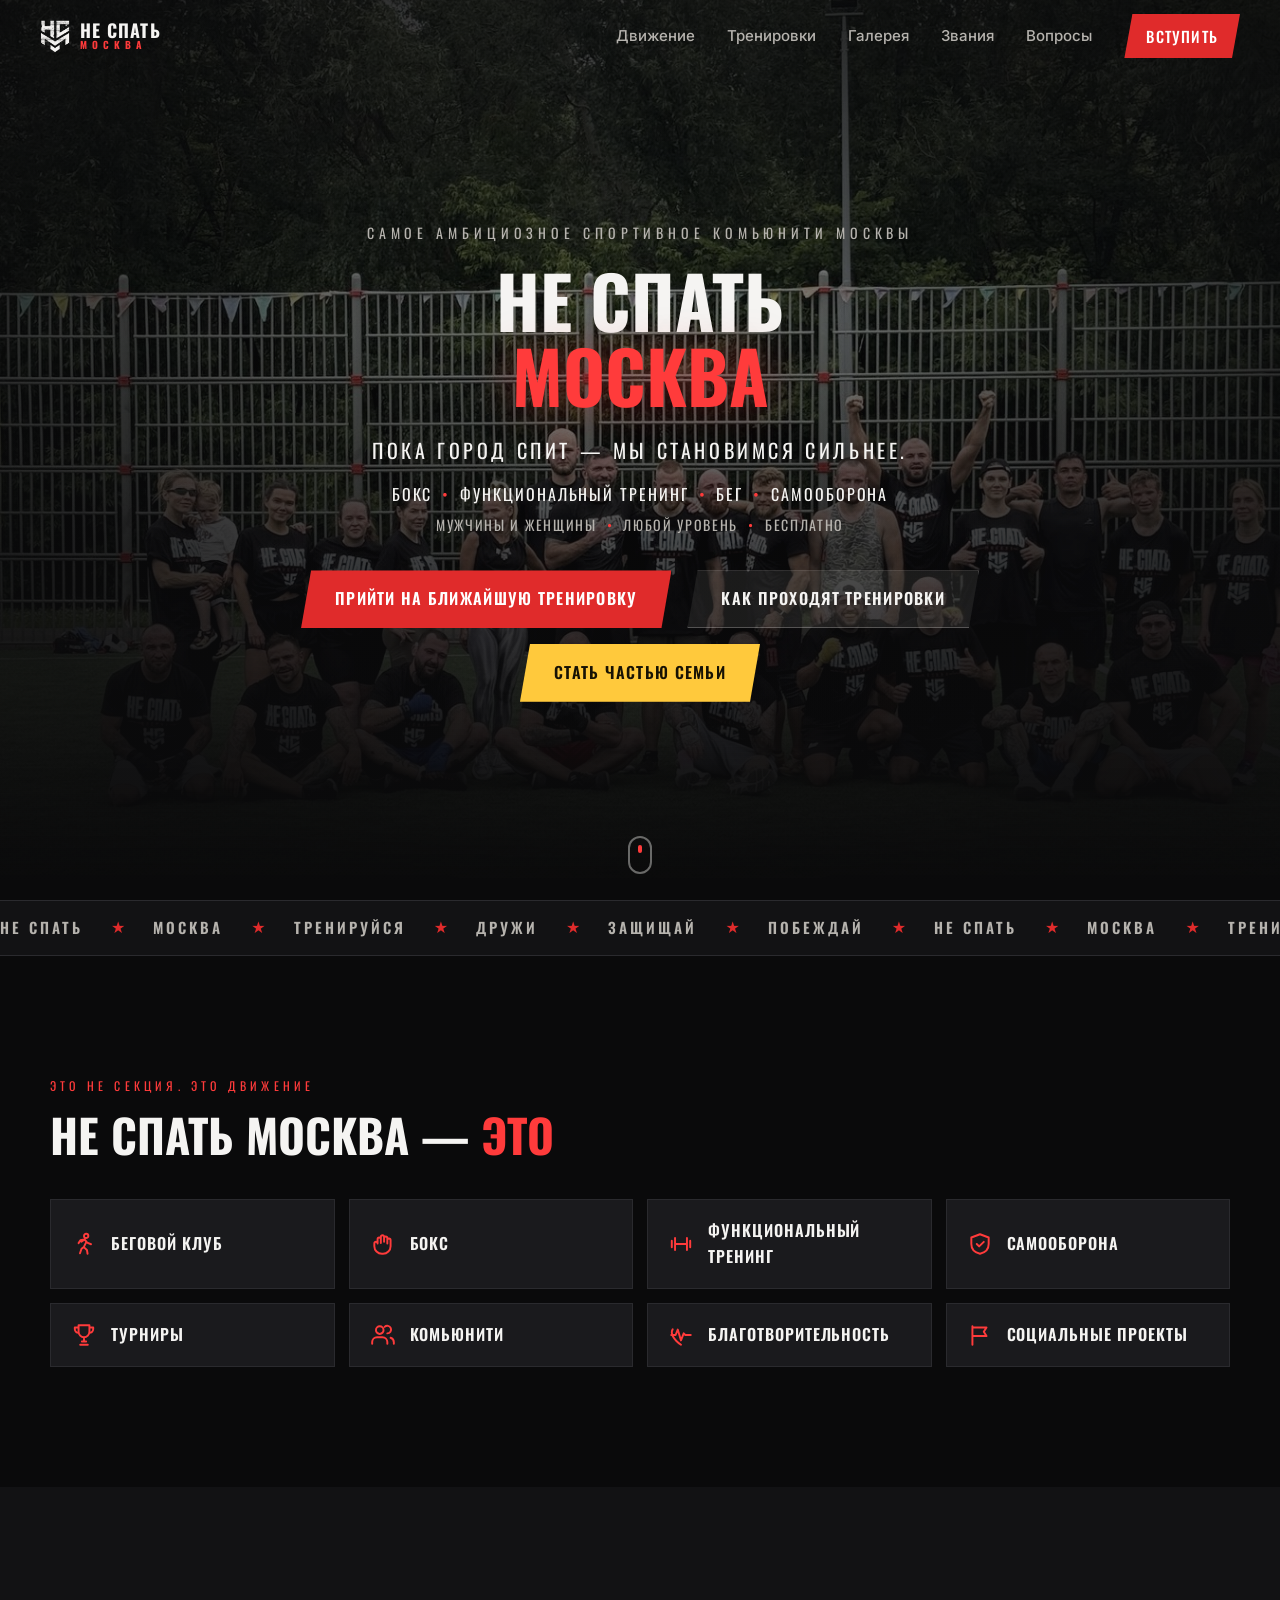
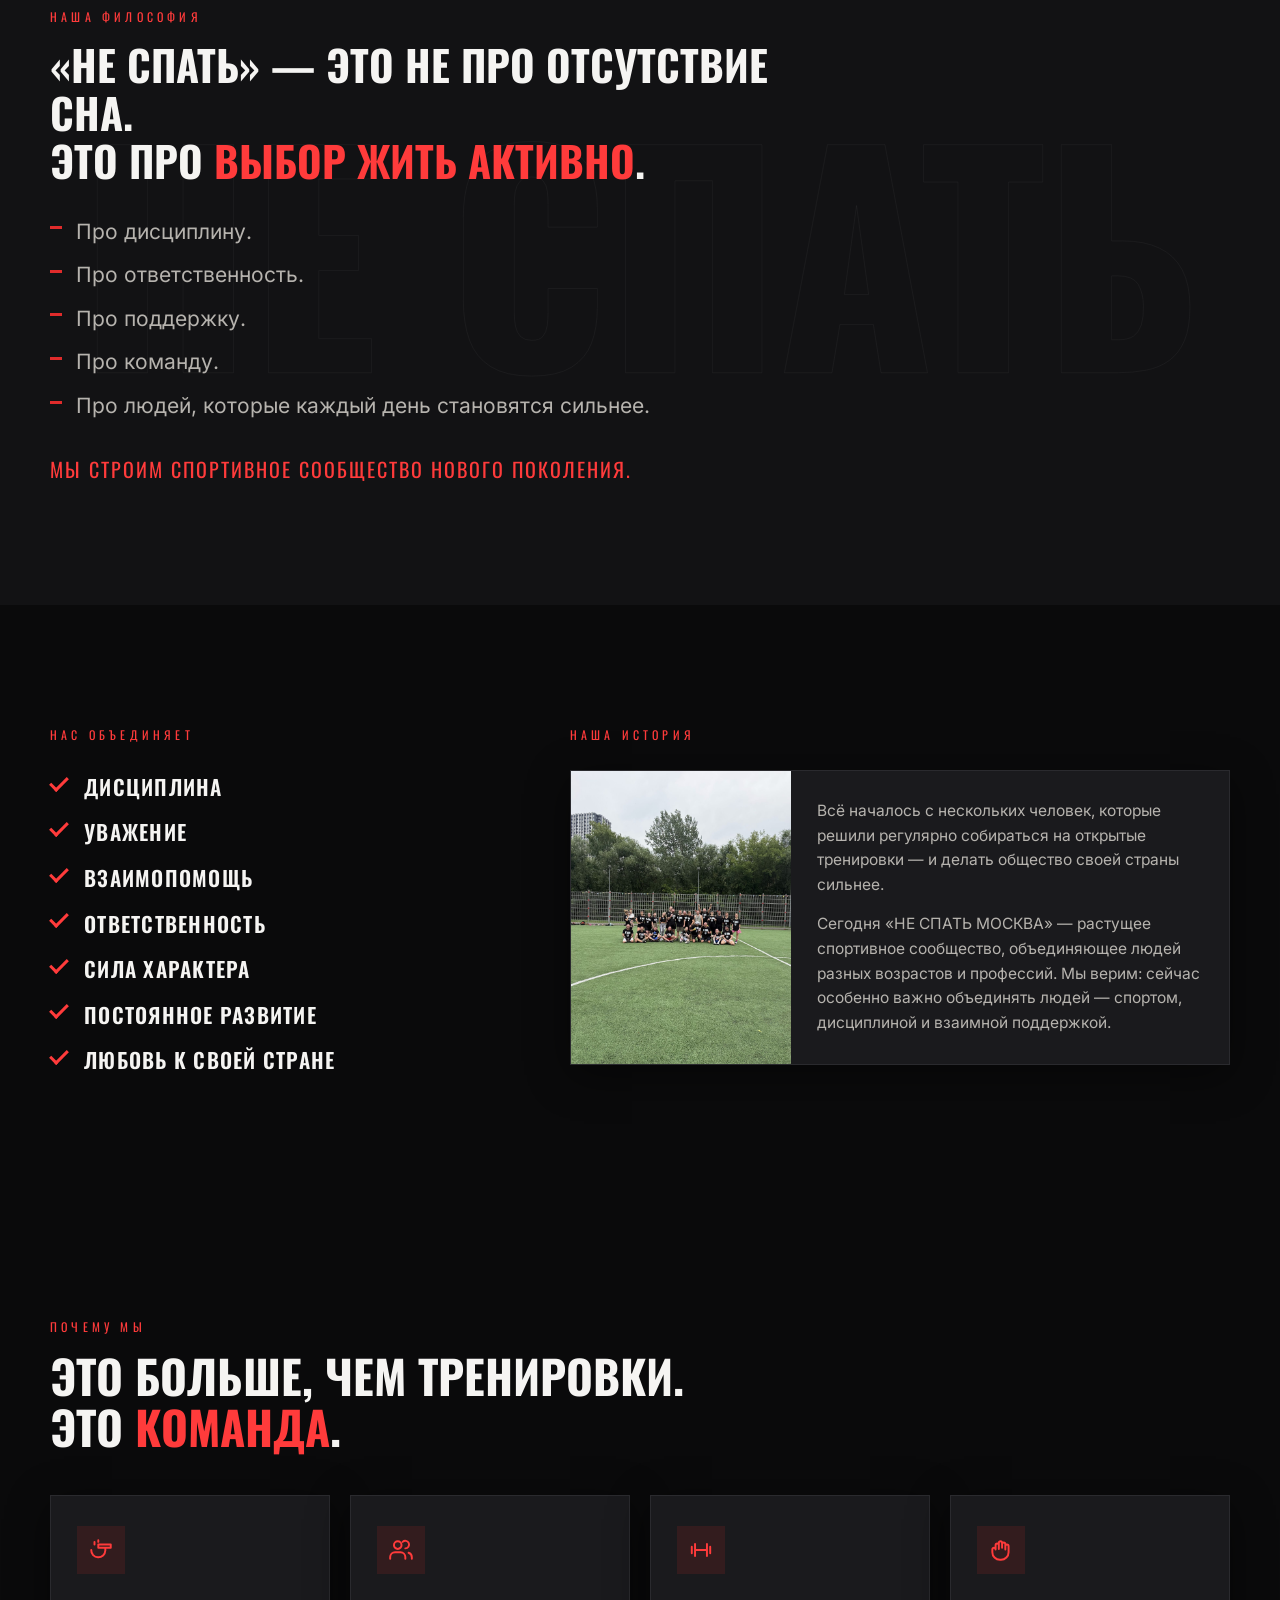
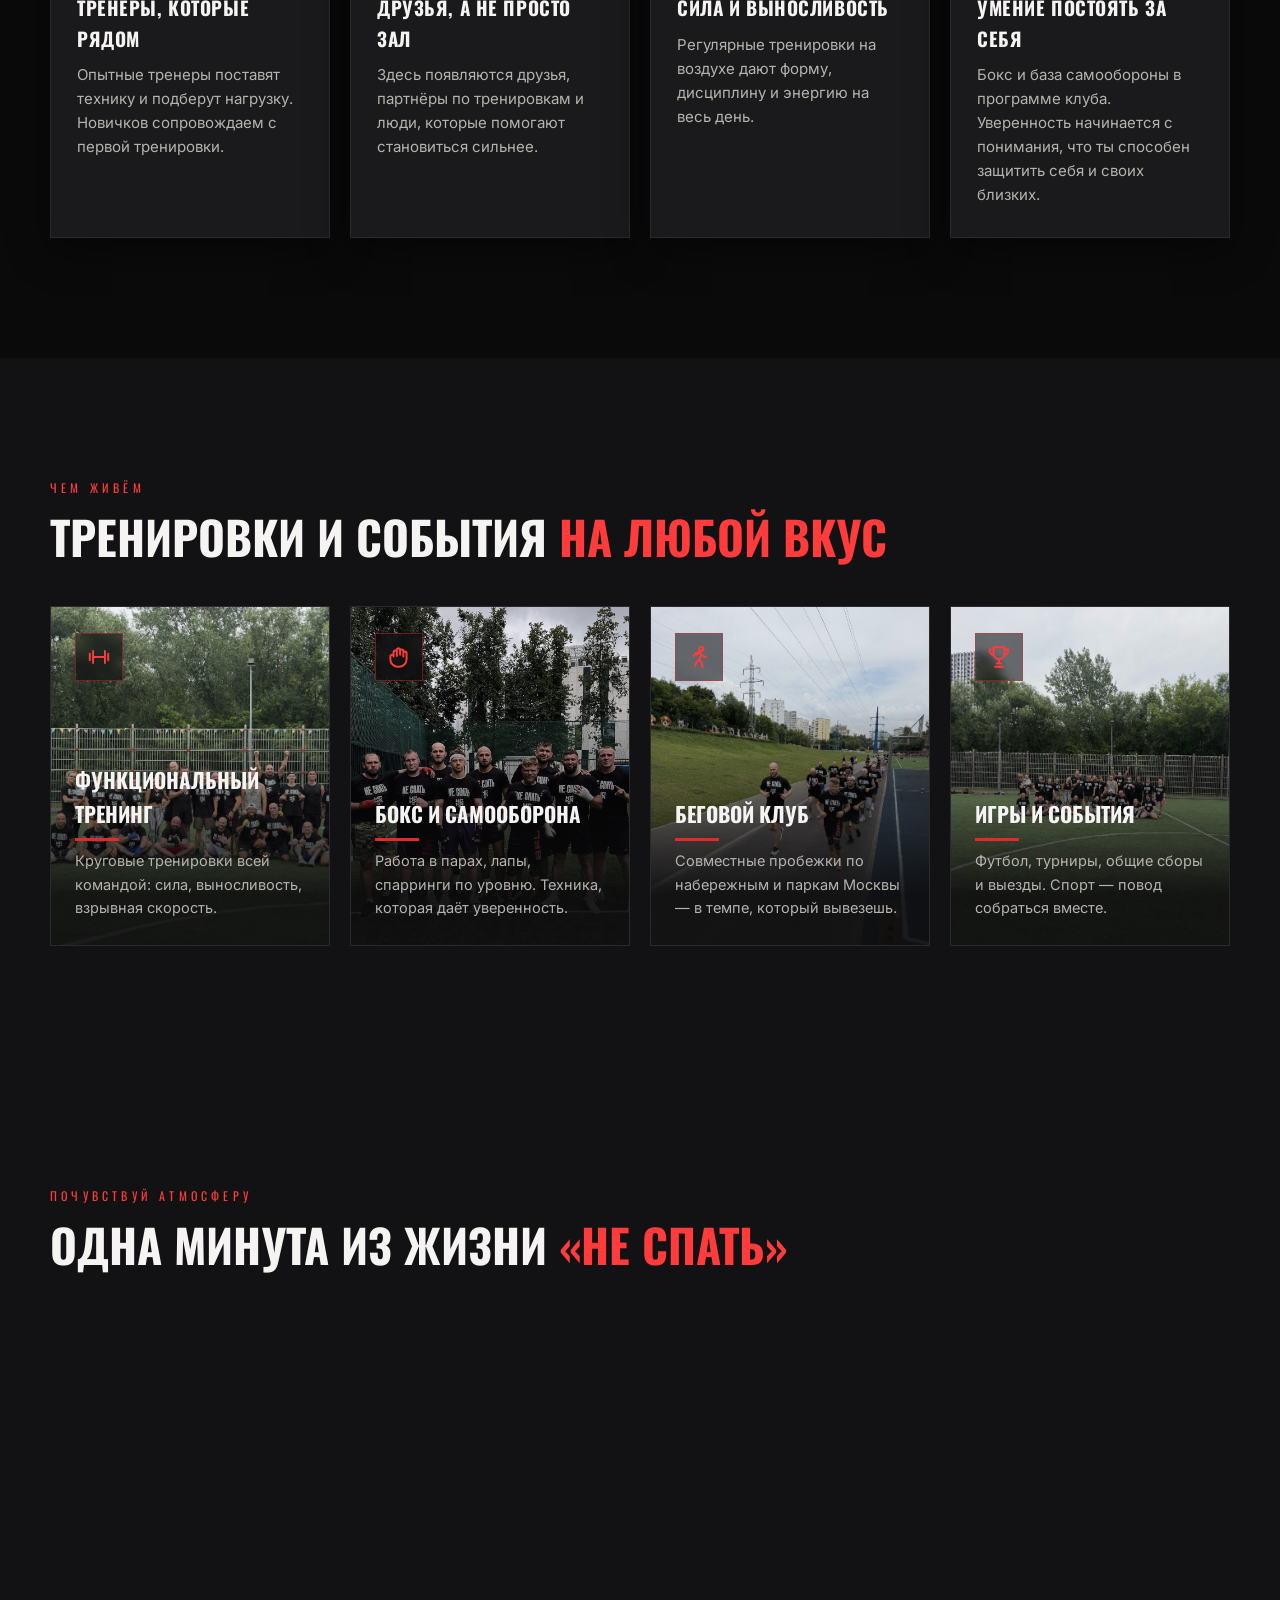
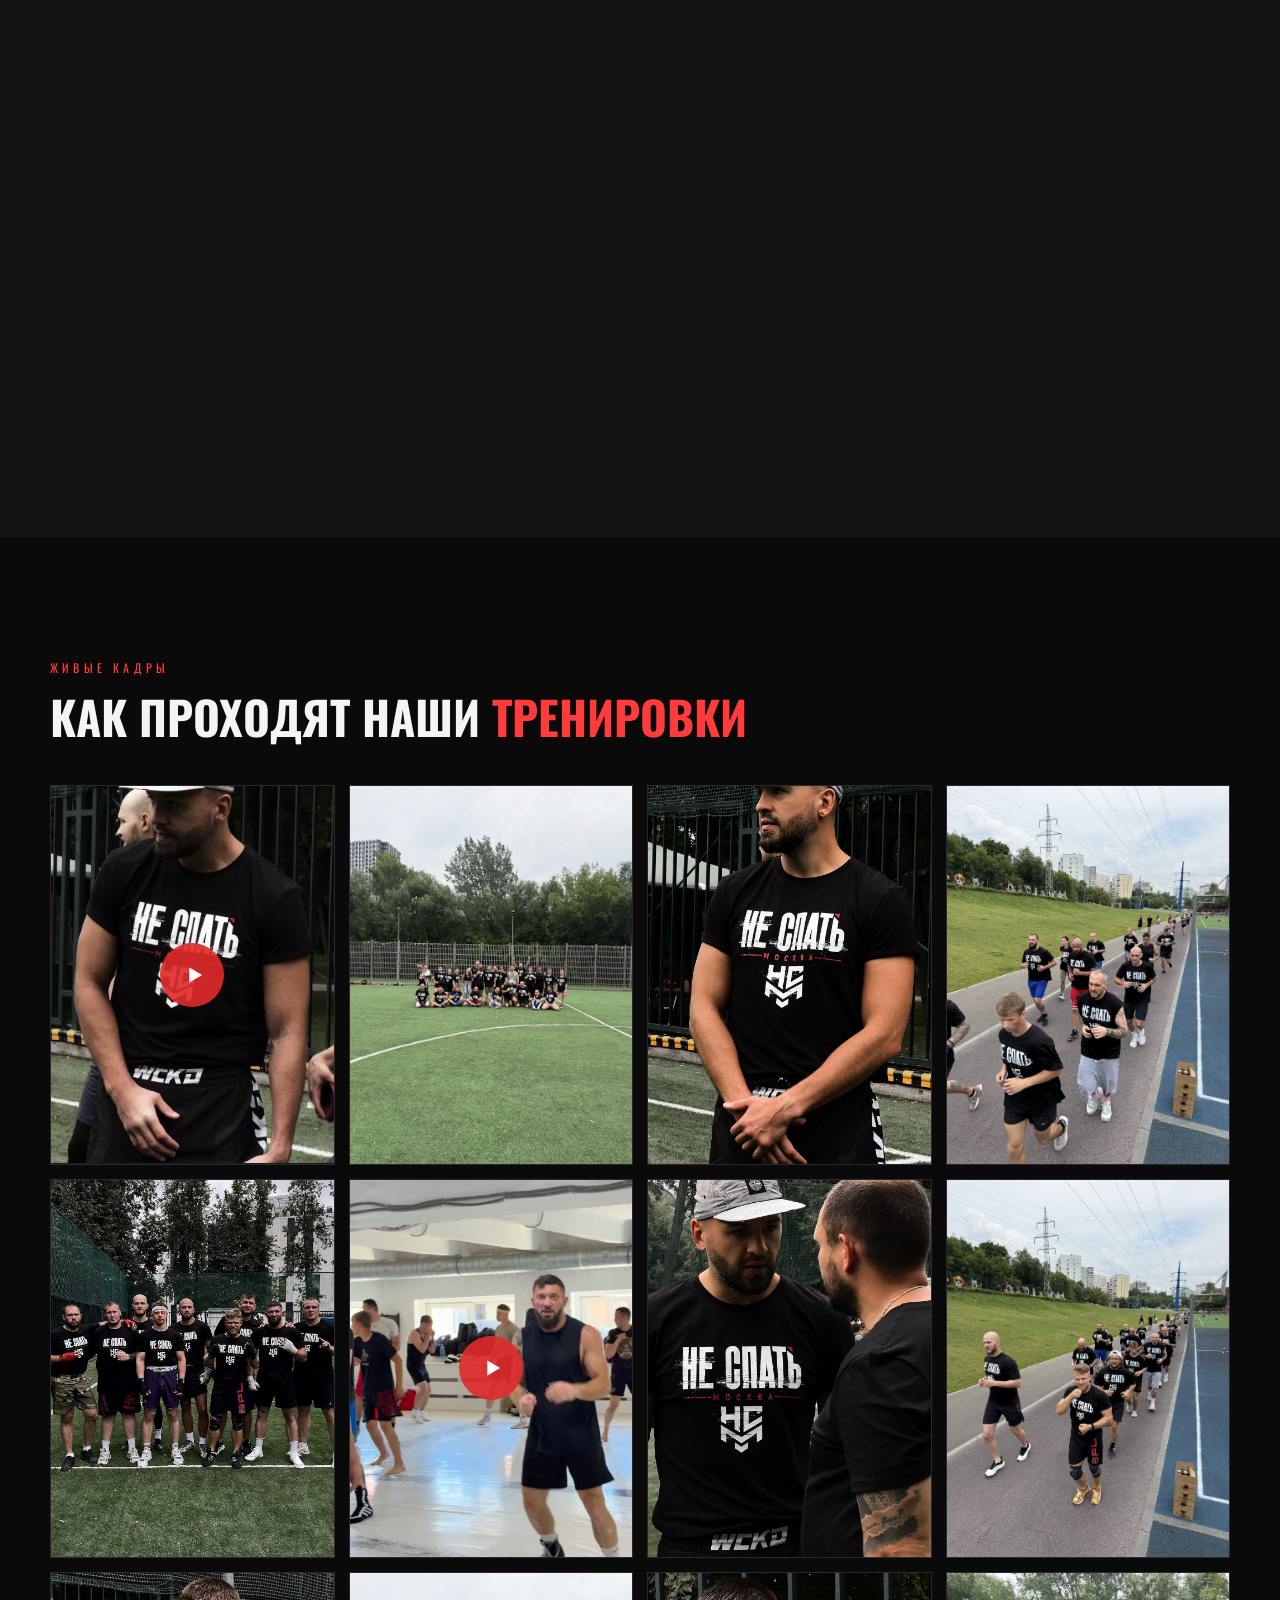
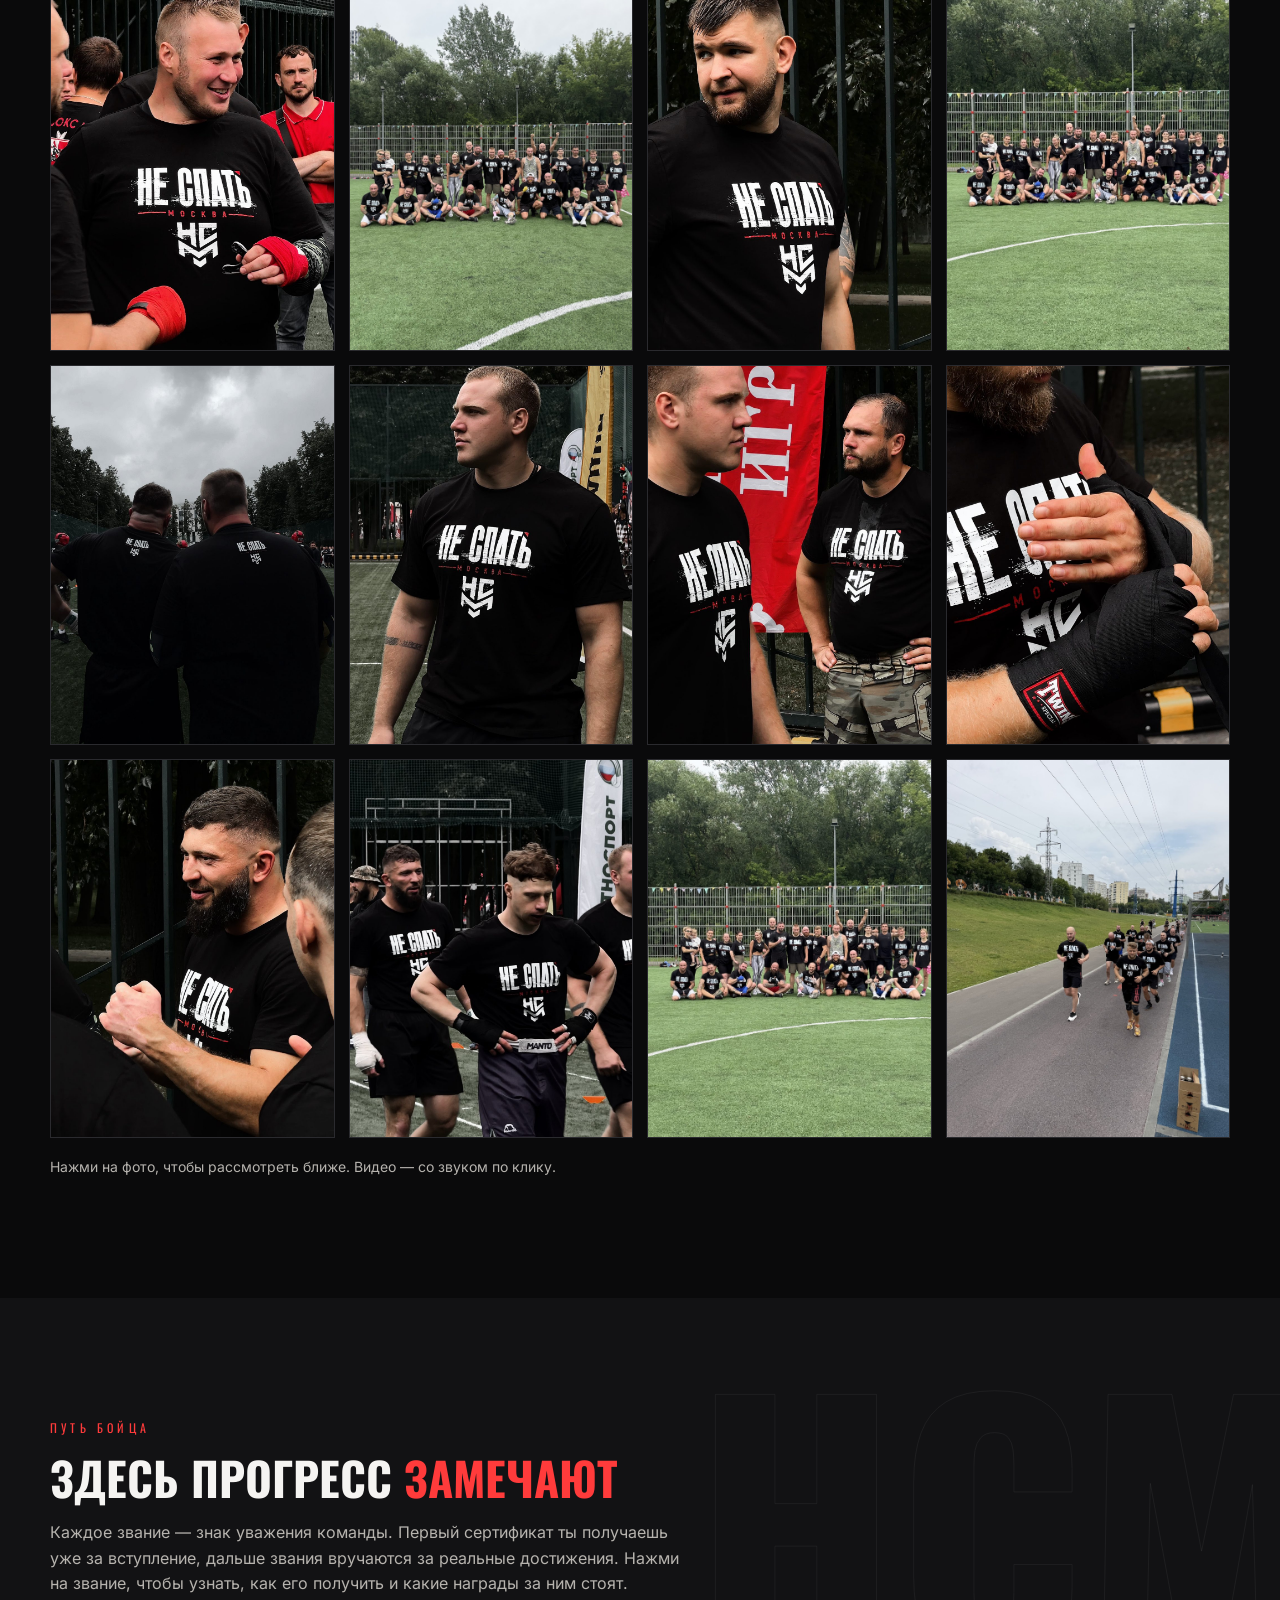
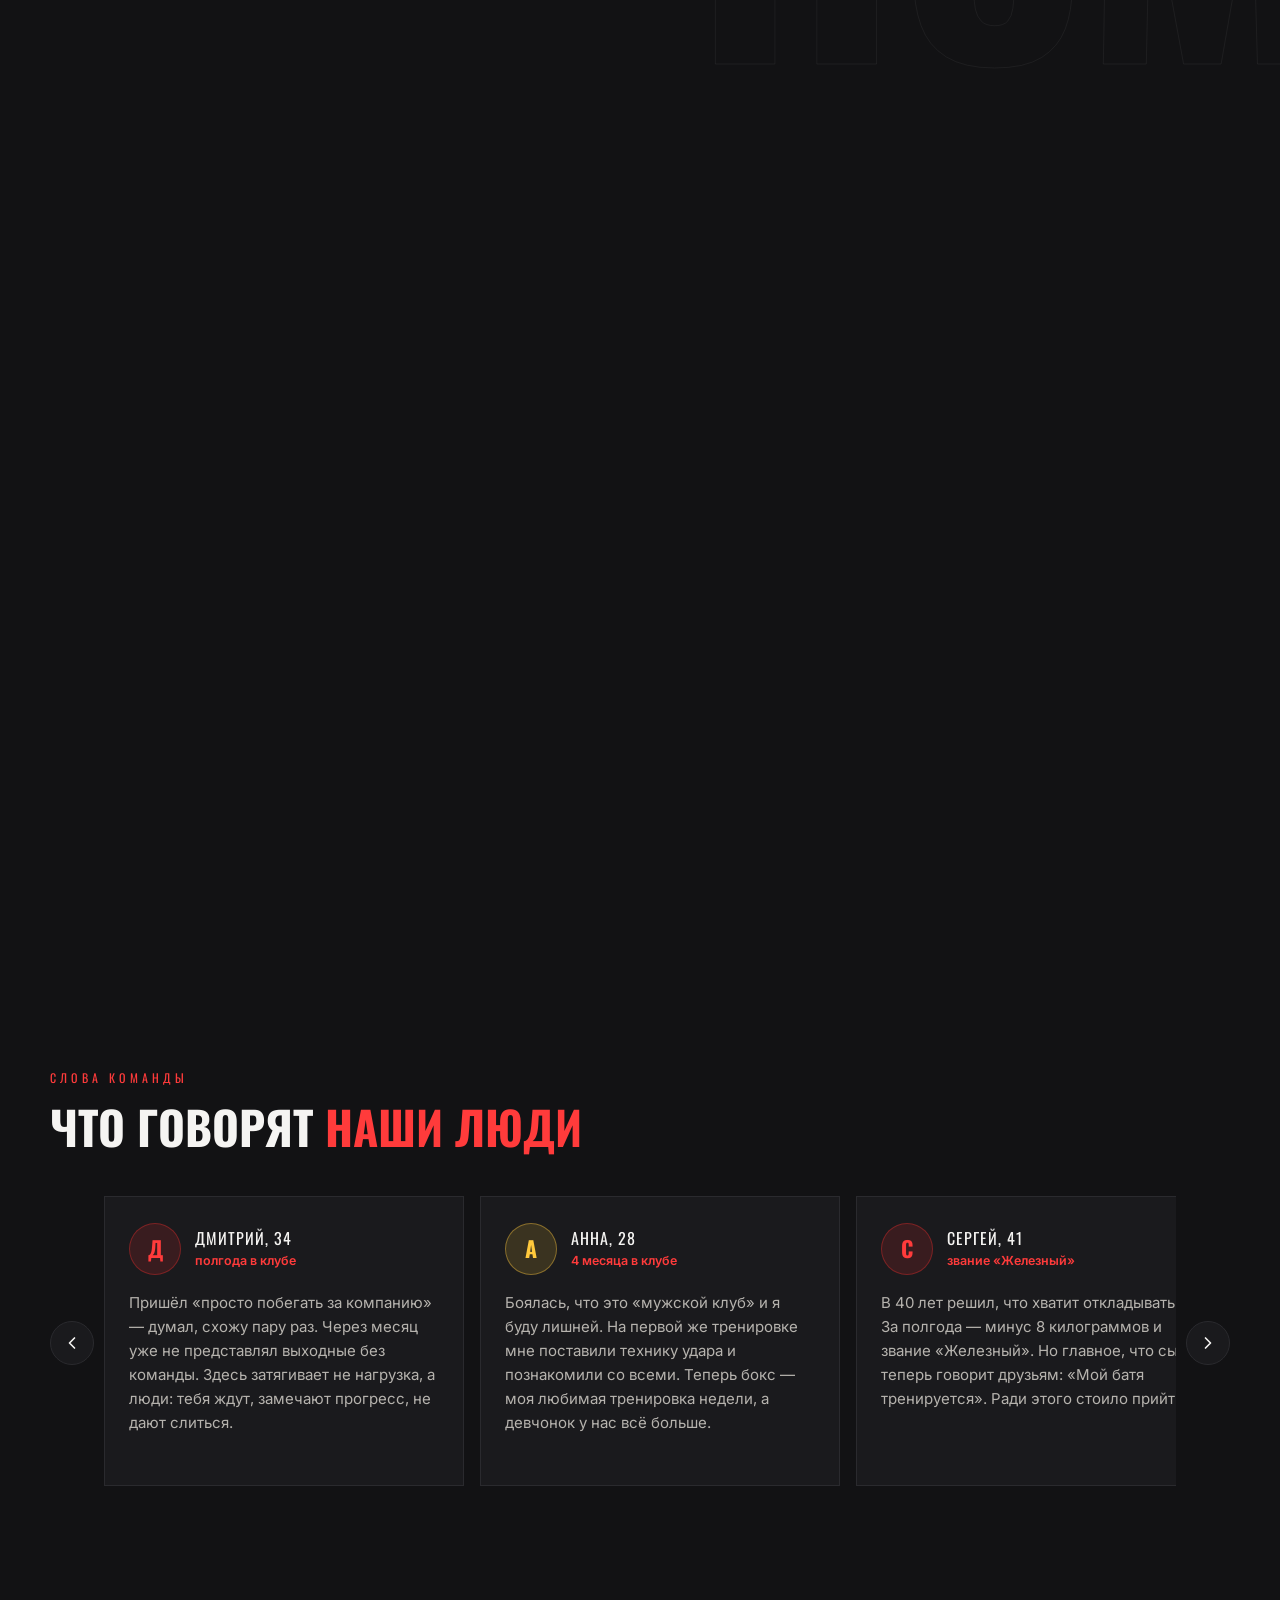
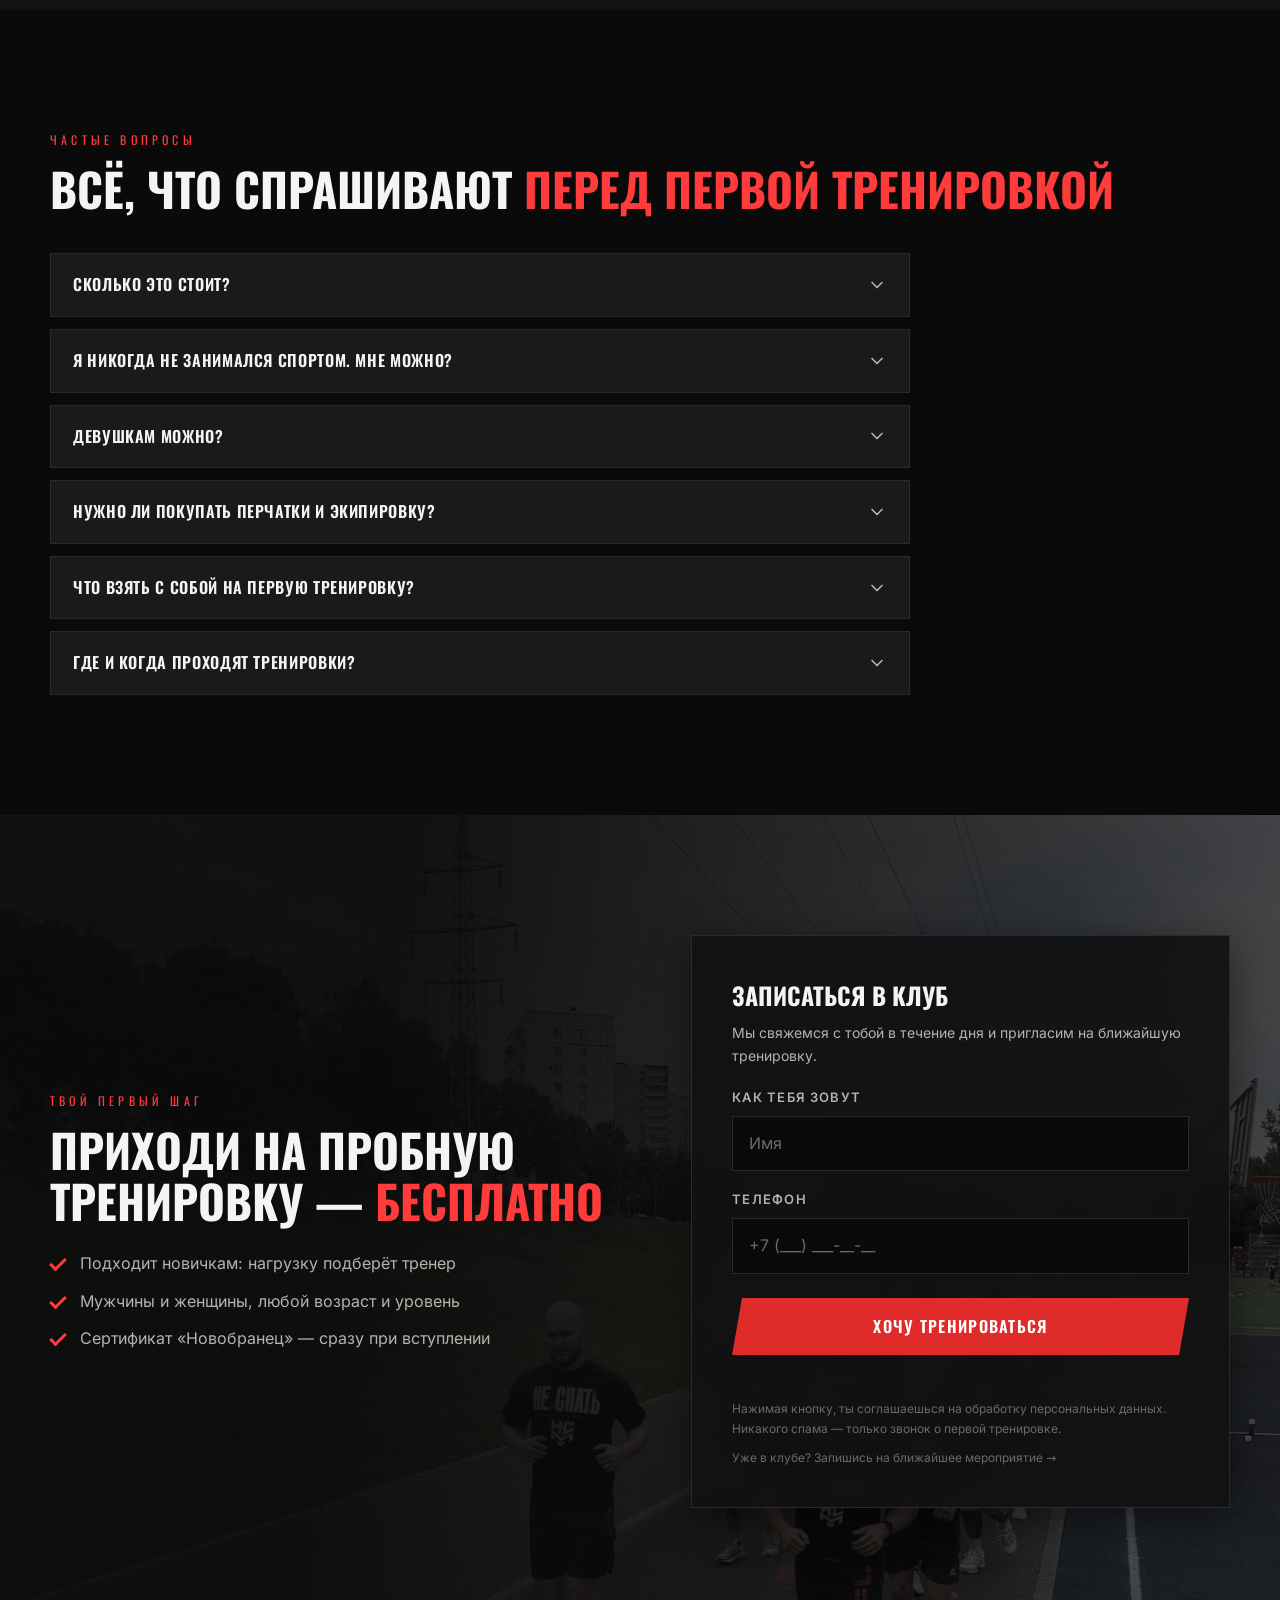
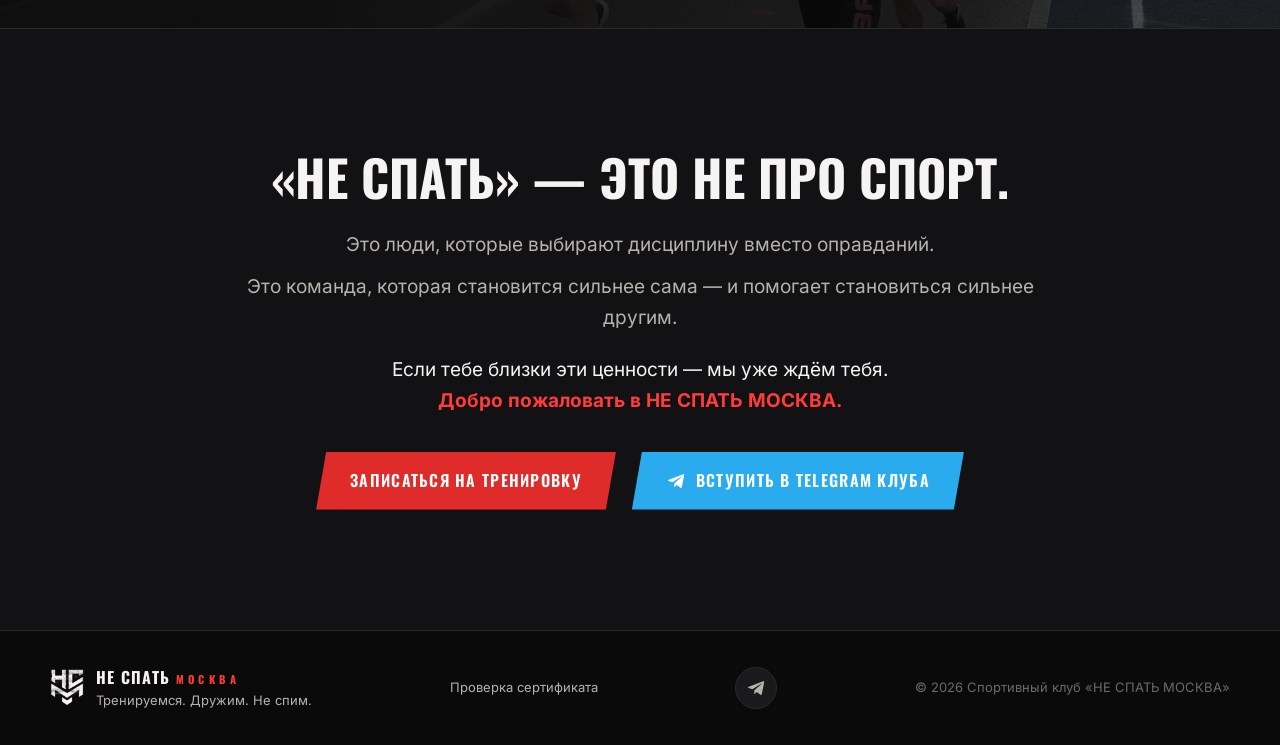
<file: index.html>
<!DOCTYPE html>
<html lang="ru">
<head>
  <meta charset="UTF-8">
  <meta name="viewport" content="width=device-width, initial-scale=1.0">
  <title>НЕ СПАТЬ МОСКВА — спортивное комьюнити</title>
  <meta name="description" content="НЕ СПАТЬ МОСКВА — самое амбициозное спортивное комьюнити Москвы: бокс, функциональный тренинг, бег, самооборона, турниры и благотворительность. Бесплатные тренировки. Приходи — здесь становятся сильнее вместе.">
  <meta property="og:title" content="НЕ СПАТЬ МОСКВА — самое амбициозное спортивное комьюнити Москвы">
  <meta property="og:description" content="Это не секция — это движение. Тренировки, ценности, команда. Стань частью семьи.">
  <meta property="og:image" content="https://nespatmoskva.ru/assets/img/team-main.jpg">
  <meta property="og:type" content="website">
  <meta property="og:url" content="https://nespatmoskva.ru/">
  <meta property="og:site_name" content="НЕ СПАТЬ МОСКВА">
  <meta property="og:locale" content="ru_RU">
  <meta name="twitter:card" content="summary_large_image">
  <link rel="canonical" href="https://nespatmoskva.ru/">
  <meta name="robots" content="index, follow">
  <meta name="theme-color" content="#0a0a0b">
  <link rel="icon" href="assets/img/favicon.png" type="image/png">
  <link rel="preload" href="assets/fonts/oswald-cyrillic.woff2" as="font" type="font/woff2" crossorigin>
  <link rel="preload" href="assets/fonts/inter-cyrillic.woff2" as="font" type="font/woff2" crossorigin>
  <link rel="stylesheet" href="assets/css/style.css">
  <script type="application/ld+json">
  {
    "@context": "https://schema.org",
    "@type": "SportsActivityLocation",
    "@id": "https://nespatmoskva.ru/#club",
    "name": "НЕ СПАТЬ МОСКВА",
    "alternateName": "NE SPAT MOSKVA",
    "description": "Спортивное комьюнити Москвы: бокс, функциональный тренинг, бег, самооборона. Бесплатные тренировки, турниры, благотворительность.",
    "url": "https://nespatmoskva.ru/",
    "image": "https://nespatmoskva.ru/assets/img/team-main.jpg",
    "sport": ["Бокс", "Функциональный тренинг", "Бег", "Самооборона"],
    "areaServed": "Москва",
    "isAccessibleForFree": true,
    "address": { "@type": "PostalAddress", "addressLocality": "Москва", "addressCountry": "RU" }
  }
  </script>
</head>
<body>

  <!-- ======= NAV ======= -->
  <header class="nav" id="nav">
    <a class="nav__logo" href="#top" aria-label="НЕ СПАТЬ МОСКВА — на главную">
      <img class="nav__mark" src="assets/img/monogram.png" alt="" width="843" height="927">
      <span class="nav__wordmark">НЕ&nbsp;СПАТЬ<em>МОСКВА</em></span>
    </a>
    <nav class="nav__links" id="navLinks" aria-label="Основная навигация">
      <a href="#movement">Движение</a>
      <a href="#trainings">Тренировки</a>
      <a href="#gallery">Галерея</a>
      <a href="#ranks">Звания</a>
      <a href="#faq">Вопросы</a>
      <a href="#join" class="nav__cta">Вступить</a>
    </nav>
    <button class="nav__burger" id="navBurger" aria-label="Открыть меню" aria-expanded="false">
      <span></span><span></span><span></span>
    </button>
  </header>

  <main id="top">

    <!-- ======= HERO ======= -->
    <section class="hero">
      <div class="hero__bg" id="heroBg">
        <img src="assets/img/team-main.jpg" alt="Команда клуба НЕ СПАТЬ МОСКВА после тренировки на стадионе" fetchpriority="high">
      </div>
      <div class="hero__overlay" aria-hidden="true"></div>
      <div class="hero__content">
        <p class="hero__kicker reveal">Самое амбициозное спортивное комьюнити Москвы</p>
        <h1 class="hero__title">
          <span class="hero__line reveal">НЕ СПАТЬ</span>
          <span class="hero__line hero__line--accent reveal">МОСКВА</span>
        </h1>
        <p class="hero__slogan reveal">Пока город спит — мы становимся сильнее.</p>
        <p class="hero__sub reveal">
          <span class="hero__facts">Бокс<i>•</i>Функциональный тренинг<i>•</i>Бег<i>•</i>Самооборона</span>
          <span class="hero__facts hero__facts--dim">Мужчины и женщины<i>•</i>Любой уровень<i>•</i>Бесплатно</span>
        </p>
        <div class="hero__actions reveal">
          <a class="btn btn--primary" href="#join">Прийти на ближайшую тренировку</a>
          <a class="btn btn--ghost" href="#gallery">Как проходят тренировки</a>
          <a class="btn btn--gold" href="#community">Стать частью семьи</a>
        </div>
      </div>
      <div class="hero__scroll" aria-hidden="true"><span></span></div>
    </section>

    <!-- ======= TICKER ======= -->
    <div class="ticker" aria-hidden="true">
      <div class="ticker__track">
        <span>НЕ СПАТЬ</span><i>★</i><span>МОСКВА</span><i>★</i><span>ТРЕНИРУЙСЯ</span><i>★</i><span>ДРУЖИ</span><i>★</i><span>ЗАЩИЩАЙ</span><i>★</i><span>ПОБЕЖДАЙ</span><i>★</i>
        <span>НЕ СПАТЬ</span><i>★</i><span>МОСКВА</span><i>★</i><span>ТРЕНИРУЙСЯ</span><i>★</i><span>ДРУЖИ</span><i>★</i><span>ЗАЩИЩАЙ</span><i>★</i><span>ПОБЕЖДАЙ</span><i>★</i>
      </div>
    </div>

    <!-- ======= MOVEMENT (масштаб) ======= -->
    <section class="section movement" id="movement">
      <div class="container">
        <p class="section__kicker reveal">Это не секция. Это движение</p>
        <h2 class="section__title reveal">НЕ СПАТЬ МОСКВА — <span class="accent">это</span></h2>
        <ul class="movement__grid">
          <li class="mitem reveal"><svg viewBox="0 0 24 24" aria-hidden="true"><use href="#icon-runner"/></svg><span>Беговой клуб</span></li>
          <li class="mitem reveal"><svg viewBox="0 0 24 24" aria-hidden="true"><use href="#icon-fist"/></svg><span>Бокс</span></li>
          <li class="mitem reveal"><svg viewBox="0 0 24 24" aria-hidden="true"><use href="#icon-dumbbell"/></svg><span>Функциональный тренинг</span></li>
          <li class="mitem reveal"><svg viewBox="0 0 24 24" aria-hidden="true"><use href="#icon-guard"/></svg><span>Самооборона</span></li>
          <li class="mitem reveal"><svg viewBox="0 0 24 24" aria-hidden="true"><use href="#icon-trophy"/></svg><span>Турниры</span></li>
          <li class="mitem reveal"><svg viewBox="0 0 24 24" aria-hidden="true"><use href="#icon-people"/></svg><span>Комьюнити</span></li>
          <li class="mitem reveal"><svg viewBox="0 0 24 24" aria-hidden="true"><use href="#icon-heart"/></svg><span>Благотворительность</span></li>
          <li class="mitem reveal"><svg viewBox="0 0 24 24" aria-hidden="true"><use href="#icon-flag"/></svg><span>Социальные проекты</span></li>
        </ul>
      </div>
    </section>

    <!-- ======= PHILOSOPHY ======= -->
    <section class="section philosophy" id="philosophy">
      <div class="container">
        <p class="section__kicker reveal">Наша философия</p>
        <div class="philosophy__statement">
          <p class="philosophy__lead reveal">«НЕ СПАТЬ» — это не про отсутствие сна.<br>Это про <span class="accent">выбор жить активно</span>.</p>
          <ul class="philosophy__words" aria-label="Что для нас важно">
            <li class="reveal">Про дисциплину.</li>
            <li class="reveal">Про ответственность.</li>
            <li class="reveal">Про поддержку.</li>
            <li class="reveal">Про команду.</li>
            <li class="reveal">Про людей, которые каждый день становятся сильнее.</li>
          </ul>
          <p class="philosophy__closing reveal">Мы строим спортивное сообщество нового поколения.</p>
        </div>
      </div>
    </section>

    <!-- ======= VALUES + STORY ======= -->
    <section class="section values" id="values">
      <div class="container values__inner">
        <div class="values__col">
          <p class="section__kicker reveal">Нас объединяет</p>
          <ul class="values__list">
            <li class="reveal">Дисциплина</li>
            <li class="reveal">Уважение</li>
            <li class="reveal">Взаимопомощь</li>
            <li class="reveal">Ответственность</li>
            <li class="reveal">Сила характера</li>
            <li class="reveal">Постоянное развитие</li>
            <li class="reveal">Любовь к своей стране</li>
          </ul>
        </div>
        <div class="values__col story reveal">
          <p class="section__kicker">Наша история</p>
          <div class="story__card">
            <img class="story__img" src="assets/img/team-field.jpg" alt="Первые общие тренировки клуба" loading="lazy">
            <div class="story__text">
              <p>Всё началось с нескольких человек, которые решили регулярно собираться на открытые тренировки — и делать общество своей страны сильнее.</p>
              <p>Сегодня «НЕ СПАТЬ МОСКВА» — растущее спортивное сообщество, объединяющее людей разных возрастов и профессий. Мы верим: сейчас особенно важно объединять людей — спортом, дисциплиной и взаимной поддержкой.</p>
            </div>
          </div>
        </div>
      </div>
    </section>

    <!-- ======= ABOUT (почему мы) ======= -->
    <section class="section about" id="about">
      <div class="container">
        <p class="section__kicker reveal">Почему мы</p>
        <h2 class="section__title reveal">Это больше, чем тренировки.<br>Это <span class="accent">команда</span>.</h2>
        <div class="about__grid">
          <article class="card reveal">
            <div class="card__icon"><svg viewBox="0 0 24 24" aria-hidden="true"><use href="#icon-whistle"/></svg></div>
            <h3>Тренеры, которые рядом</h3>
            <p>Опытные тренеры поставят технику и подберут нагрузку. Новичков сопровождаем с первой тренировки.</p>
          </article>
          <article class="card reveal">
            <div class="card__icon"><svg viewBox="0 0 24 24" aria-hidden="true"><use href="#icon-people"/></svg></div>
            <h3>Друзья, а не просто зал</h3>
            <p>Здесь появляются друзья, партнёры по тренировкам и люди, которые помогают становиться сильнее.</p>
          </article>
          <article class="card reveal">
            <div class="card__icon"><svg viewBox="0 0 24 24" aria-hidden="true"><use href="#icon-dumbbell"/></svg></div>
            <h3>Сила и выносливость</h3>
            <p>Регулярные тренировки на воздухе дают форму, дисциплину и энергию на весь день.</p>
          </article>
          <article class="card reveal">
            <div class="card__icon"><svg viewBox="0 0 24 24" aria-hidden="true"><use href="#icon-fist"/></svg></div>
            <h3>Умение постоять за себя</h3>
            <p>Бокс и база самообороны в программе клуба. Уверенность начинается с понимания, что ты способен защитить себя и своих близких.</p>
          </article>
        </div>
      </div>
    </section>

    <!-- ======= TRAININGS ======= -->
    <section class="section trainings" id="trainings">
      <div class="container">
        <p class="section__kicker reveal">Чем живём</p>
        <h2 class="section__title reveal">Тренировки и события <span class="accent">на любой вкус</span></h2>
        <div class="trainings__grid">
          <article class="tcard reveal" style="background-image:url('assets/img/training-01.jpg')">
            <div class="tcard__icon"><svg viewBox="0 0 24 24" aria-hidden="true"><use href="#icon-dumbbell"/></svg></div>
            <h3>Функциональный тренинг</h3>
            <p>Круговые тренировки всей командой: сила, выносливость, взрывная скорость.</p>
          </article>
          <article class="tcard reveal" style="background-image:url('assets/img/fighters-row.jpg')">
            <div class="tcard__icon"><svg viewBox="0 0 24 24" aria-hidden="true"><use href="#icon-fist"/></svg></div>
            <h3>Бокс и самооборона</h3>
            <p>Работа в парах, лапы, спарринги по уровню. Техника, которая даёт уверенность.</p>
          </article>
          <article class="tcard reveal" style="background-image:url('assets/img/run-01.jpg')">
            <div class="tcard__icon"><svg viewBox="0 0 24 24" aria-hidden="true"><use href="#icon-runner"/></svg></div>
            <h3>Беговой клуб</h3>
            <p>Совместные пробежки по набережным и паркам Москвы — в темпе, который вывезешь.</p>
          </article>
          <article class="tcard reveal" style="background-image:url('assets/img/team-field.jpg')">
            <div class="tcard__icon"><svg viewBox="0 0 24 24" aria-hidden="true"><use href="#icon-trophy"/></svg></div>
            <h3>Игры и события</h3>
            <p>Футбол, турниры, общие сборы и выезды. Спорт — повод собраться вместе.</p>
          </article>
        </div>
      </div>
    </section>

    <!-- ======= BIG VIDEO ======= -->
    <section class="section bigvideo" id="video">
      <div class="container">
        <p class="section__kicker reveal">Почувствуй атмосферу</p>
        <h2 class="section__title reveal">Одна минута из жизни <span class="accent">«НЕ СПАТЬ»</span></h2>
      </div>
      <figure class="bigvideo__frame container reveal">
        <video src="assets/video/loop-fight.mp4" data-full="assets/video/reel-fight.mp4" poster="assets/img/poster-fight.jpg" muted loop playsinline preload="metadata" aria-label="Атмосферное видео с тренировки по боксу"></video>
        <button class="bigvideo__play" aria-label="Смотреть видео со звуком">
          <svg viewBox="0 0 24 24" aria-hidden="true"><use href="#icon-play"/></svg>
          <span>Смотреть со звуком</span>
        </button>
      </figure>
    </section>

    <!-- ======= GALLERY ======= -->
    <section class="section gallery" id="gallery">
      <div class="container">
        <p class="section__kicker reveal">Живые кадры</p>
        <h2 class="section__title reveal">Как проходят наши <span class="accent">тренировки</span></h2>
      </div>
      <div class="gallery__grid container">
        <figure class="gallery__item gallery__item--video reveal">
          <video src="assets/video/loop-run.mp4" data-full="assets/video/reel-run.mp4" poster="assets/img/poster-run.jpg" muted loop playsinline preload="metadata" aria-label="Видео: беговая тренировка клуба"></video>
          <button class="gallery__play" aria-label="Смотреть видео со звуком"><svg viewBox="0 0 24 24" aria-hidden="true"><use href="#icon-play"/></svg></button>
        </figure>
        <figure class="gallery__item reveal"><img src="assets/img/team-field.jpg" alt="Общее фото команды на футбольном поле" loading="lazy"></figure>
        <figure class="gallery__item reveal"><img src="assets/img/portrait-01.jpg" alt="Участник клуба в фирменной футболке НЕ СПАТЬ" loading="lazy"></figure>
        <figure class="gallery__item reveal"><img src="assets/img/run-02.jpg" alt="Беговая тренировка клуба в парке" loading="lazy"></figure>
        <figure class="gallery__item reveal"><img src="assets/img/fighters-row.jpg" alt="Бойцы клуба перед тренировкой по боксу" loading="lazy"></figure>
        <figure class="gallery__item gallery__item--video reveal">
          <video src="assets/video/loop-fight.mp4" data-full="assets/video/reel-fight.mp4" poster="assets/img/poster-fight.jpg" muted loop playsinline preload="metadata" aria-label="Видео: тренировка по боксу"></video>
          <button class="gallery__play" aria-label="Смотреть видео со звуком"><svg viewBox="0 0 24 24" aria-hidden="true"><use href="#icon-play"/></svg></button>
        </figure>
        <figure class="gallery__item reveal"><img src="assets/img/portrait-02.jpg" alt="Тренер клуба НЕ СПАТЬ МОСКВА" loading="lazy"></figure>
        <figure class="gallery__item reveal"><img src="assets/img/run-03.jpg" alt="Команда бежит по дорожке стадиона" loading="lazy"></figure>
        <figure class="gallery__item reveal"><img src="assets/img/portrait-03.jpg" alt="Участник клуба улыбается после спарринга" loading="lazy"></figure>
        <figure class="gallery__item reveal"><img src="assets/img/team-02.jpg" alt="Групповое фото участников клуба" loading="lazy"></figure>
        <figure class="gallery__item reveal"><img src="assets/img/portrait-04.jpg" alt="Спортсмен в футболке НЕ СПАТЬ МОСКВА" loading="lazy"></figure>
        <figure class="gallery__item reveal"><img src="assets/img/team-03.jpg" alt="Команда клуба после совместной тренировки" loading="lazy"></figure>
        <figure class="gallery__item reveal"><img src="assets/img/atmosphere-01.jpg" alt="Участники клуба наблюдают за спаррингом" loading="lazy"></figure>
        <figure class="gallery__item reveal"><img src="assets/img/portrait-05.jpg" alt="Спортсмен клуба на тренировке" loading="lazy"></figure>
        <figure class="gallery__item reveal"><img src="assets/img/portrait-06.jpg" alt="Участники клуба у фирменного флага" loading="lazy"></figure>
        <figure class="gallery__item reveal"><img src="assets/img/portrait-07.jpg" alt="Спортсмен в фирменной футболке клуба" loading="lazy"></figure>
        <figure class="gallery__item reveal"><img src="assets/img/portrait-08.jpg" alt="Участник клуба после тренировки" loading="lazy"></figure>
        <figure class="gallery__item reveal"><img src="assets/img/atmosphere-02.jpg" alt="Команда клуба на боксёрском турнире" loading="lazy"></figure>
        <figure class="gallery__item reveal"><img src="assets/img/team-main.jpg" alt="Вся команда клуба на стадионе" loading="lazy"></figure>
        <figure class="gallery__item reveal"><img src="assets/img/run-01.jpg" alt="Беговой клуб на утренней пробежке" loading="lazy"></figure>
      </div>
      <p class="gallery__hint container reveal">Нажми на фото, чтобы рассмотреть ближе. Видео — со звуком по клику.</p>
    </section>

    <!-- ======= RANKS ======= -->
    <section class="section ranks" id="ranks">
      <div class="container">
        <p class="section__kicker reveal">Путь бойца</p>
        <h2 class="section__title reveal">Здесь прогресс <span class="accent">замечают</span></h2>
        <p class="section__lead reveal">Каждое звание — знак уважения команды. Первый сертификат ты получаешь уже за вступление, дальше звания вручаются за реальные достижения. Нажми на звание, чтобы узнать, как его получить и какие награды за ним стоят.</p>

        <div class="certnote reveal">
          <div class="certnote__icon"><svg viewBox="0 0 24 24" aria-hidden="true"><use href="#icon-cert"/></svg></div>
          <div class="certnote__text">
            <h3>Именной сертификат — цифровой и для печати</h3>
            <p>Вместе со званием участник получает personal-ссылку на сертификат: его можно показать с телефона, распечатать на А4 и повесить дома. У каждого — свой номер и защита от подделки: подлинность проверяется по номеру и имени.</p>
          </div>
          <a class="btn btn--ghost certnote__btn" href="certificate.html">Проверить сертификат</a>
        </div>

        <ol class="ranks__list">
          <li class="reveal">
            <details class="rank">
              <summary class="rank__head">
                <span class="rank__badge"><span class="rank__num">I</span></span>
                <span class="rank__name">Новобранец</span>
                <svg class="rank__chevron" viewBox="0 0 24 24" aria-hidden="true"><use href="#icon-chevron"/></svg>
              </summary>
              <div class="rank__body">
                <p class="rank__how">За вступление в клуб</p>
                <p class="rank__desc">Ты сделал самый важный шаг — пришёл. Звание вручается на первой тренировке.</p>
                <p class="rank__awards"><svg viewBox="0 0 24 24" aria-hidden="true"><use href="#icon-cert"/></svg>Именной сертификат «Новобранец НСМ»</p>
              </div>
            </details>
          </li>
          <li class="reveal">
            <details class="rank">
              <summary class="rank__head">
                <span class="rank__badge"><span class="rank__num">II</span></span>
                <span class="rank__name">Боец</span>
                <svg class="rank__chevron" viewBox="0 0 24 24" aria-hidden="true"><use href="#icon-chevron"/></svg>
              </summary>
              <div class="rank__body">
                <p class="rank__how">10 тренировок</p>
                <p class="rank__desc">Ты больше не гость — ты в строю. Боец не ищет отговорок: он приходит и работает.</p>
                <p class="rank__awards"><svg viewBox="0 0 24 24" aria-hidden="true"><use href="#icon-cert"/></svg>Сертификат<svg viewBox="0 0 24 24" aria-hidden="true"><use href="#icon-patch"/></svg>Нашивка «Боец»</p>
              </div>
            </details>
          </li>
          <li class="reveal">
            <details class="rank">
              <summary class="rank__head">
                <span class="rank__badge"><span class="rank__num">III</span></span>
                <span class="rank__name">Железный</span>
                <svg class="rank__chevron" viewBox="0 0 24 24" aria-hidden="true"><use href="#icon-chevron"/></svg>
              </summary>
              <div class="rank__body">
                <p class="rank__how">30 тренировок и первые нормативы</p>
                <p class="rank__desc">Дисциплина стала привычкой. Тело крепче, характер твёрже — это видно всем.</p>
                <p class="rank__awards"><svg viewBox="0 0 24 24" aria-hidden="true"><use href="#icon-cert"/></svg>Сертификат<svg viewBox="0 0 24 24" aria-hidden="true"><use href="#icon-tshirt"/></svg>Фирменная футболка клуба</p>
              </div>
            </details>
          </li>
          <li class="reveal">
            <details class="rank">
              <summary class="rank__head">
                <span class="rank__badge"><span class="rank__num">IV</span></span>
                <span class="rank__name">Защитник</span>
                <svg class="rank__chevron" viewBox="0 0 24 24" aria-hidden="true"><use href="#icon-chevron"/></svg>
              </summary>
              <div class="rank__body">
                <p class="rank__how">Освоил базу самообороны</p>
                <p class="rank__desc">Ты умеешь постоять за себя и за тех, кто рядом. Спокойная сила вместо страха.</p>
                <p class="rank__awards"><svg viewBox="0 0 24 24" aria-hidden="true"><use href="#icon-cert"/></svg>Сертификат<svg viewBox="0 0 24 24" aria-hidden="true"><use href="#icon-patch"/></svg>Нашивка «Защитник»</p>
              </div>
            </details>
          </li>
          <li class="reveal">
            <details class="rank">
              <summary class="rank__head">
                <span class="rank__badge"><span class="rank__num">V</span></span>
                <span class="rank__name">Страж</span>
                <svg class="rank__chevron" viewBox="0 0 24 24" aria-hidden="true"><use href="#icon-chevron"/></svg>
              </summary>
              <div class="rank__body">
                <p class="rank__how">100 тренировок и участие в событиях клуба</p>
                <p class="rank__desc">На тебя равняются. Страж — опора команды на тренировках, турнирах и выездах.</p>
                <p class="rank__awards"><svg viewBox="0 0 24 24" aria-hidden="true"><use href="#icon-cert"/></svg>Сертификат<svg viewBox="0 0 24 24" aria-hidden="true"><use href="#icon-card"/></svg>Карта клуба</p>
              </div>
            </details>
          </li>
          <li class="reveal">
            <details class="rank">
              <summary class="rank__head">
                <span class="rank__badge"><span class="rank__num">VI</span></span>
                <span class="rank__name">Наставник</span>
                <svg class="rank__chevron" viewBox="0 0 24 24" aria-hidden="true"><use href="#icon-chevron"/></svg>
              </summary>
              <div class="rank__body">
                <p class="rank__how">Ведёт новичков и помогает тренерам</p>
                <p class="rank__desc">Ты приводишь людей в спорт и помогаешь им не сойти с пути. Клуб растёт благодаря тебе.</p>
                <p class="rank__awards"><svg viewBox="0 0 24 24" aria-hidden="true"><use href="#icon-cert"/></svg>Сертификат<svg viewBox="0 0 24 24" aria-hidden="true"><use href="#icon-tshirt"/></svg>Именная футболка наставника</p>
              </div>
            </details>
          </li>
          <li class="reveal">
            <details class="rank rank--legend">
              <summary class="rank__head">
                <span class="rank__badge"><svg viewBox="0 0 24 24" aria-hidden="true"><use href="#icon-star"/></svg></span>
                <span class="rank__name">Легенда «Не Спать»</span>
                <svg class="rank__chevron" viewBox="0 0 24 24" aria-hidden="true"><use href="#icon-chevron"/></svg>
              </summary>
              <div class="rank__body">
                <p class="rank__how">Высшее звание клуба</p>
                <p class="rank__desc">Вручается на общем сборе за выдающийся вклад в клуб. Легенд знают по именам — их истории рассказывают новичкам.</p>
                <p class="rank__awards"><svg viewBox="0 0 24 24" aria-hidden="true"><use href="#icon-cert"/></svg>Именной сертификат<svg viewBox="0 0 24 24" aria-hidden="true"><use href="#icon-patch"/></svg>Золотая нашивка<svg viewBox="0 0 24 24" aria-hidden="true"><use href="#icon-card"/></svg>Карта легенды</p>
              </div>
            </details>
          </li>
        </ol>
      </div>
    </section>

    <!-- ======= REVIEWS ======= -->
    <!-- Отзывы-примеры: по мере сбора реальных историй заменять текст/имена -->
    <section class="section reviews" id="reviews">
      <div class="container">
        <p class="section__kicker reveal">Слова команды</p>
        <h2 class="section__title reveal">Что говорят <span class="accent">наши люди</span></h2>
        <div class="reviews__shell reveal">
          <button class="reviews__arrow reviews__arrow--prev" id="revPrev" aria-label="Предыдущие отзывы"><svg viewBox="0 0 24 24" aria-hidden="true"><use href="#icon-chevron"/></svg></button>
          <div class="reviews__carousel" id="revTrack" tabindex="0" aria-label="Карусель отзывов">
            <figure class="review">
              <div class="review__head">
                <span class="review__avatar" aria-hidden="true">Д</span>
                <figcaption class="review__name">Дмитрий, 34<span>полгода в клубе</span></figcaption>
              </div>
              <blockquote class="review__text">Пришёл «просто побегать за компанию» — думал, схожу пару раз. Через месяц уже не представлял выходные без команды. Здесь затягивает не нагрузка, а люди: тебя ждут, замечают прогресс, не дают слиться.</blockquote>
            </figure>
            <figure class="review">
              <div class="review__head">
                <span class="review__avatar review__avatar--f" aria-hidden="true">А</span>
                <figcaption class="review__name">Анна, 28<span>4 месяца в клубе</span></figcaption>
              </div>
              <blockquote class="review__text">Боялась, что это «мужской клуб» и я буду лишней. На первой же тренировке мне поставили технику удара и познакомили со всеми. Теперь бокс — моя любимая тренировка недели, а девчонок у нас всё больше.</blockquote>
            </figure>
            <figure class="review">
              <div class="review__head">
                <span class="review__avatar" aria-hidden="true">С</span>
                <figcaption class="review__name">Сергей, 41<span>звание «Железный»</span></figcaption>
              </div>
              <blockquote class="review__text">В 40 лет решил, что хватит откладывать. За полгода — минус 8 килограммов и звание «Железный». Но главное, что сын теперь говорит друзьям: «Мой батя тренируется». Ради этого стоило прийти.</blockquote>
            </figure>
            <figure class="review">
              <div class="review__head">
                <span class="review__avatar" aria-hidden="true">И</span>
                <figcaption class="review__name">Игорь, 25<span>звание «Боец»</span></figcaption>
              </div>
              <blockquote class="review__text">Никогда не занимался единоборствами — стеснялся начинать «с нуля». Тут никто не смотрит свысока: тренеры разбирают базу, партнёров подбирают по уровню. Через пару месяцев впервые почувствовал, что смогу постоять за себя.</blockquote>
            </figure>
            <figure class="review">
              <div class="review__head">
                <span class="review__avatar review__avatar--f" aria-hidden="true">М</span>
                <figcaption class="review__name">Мария, 31<span>беговой клуб</span></figcaption>
              </div>
              <blockquote class="review__text">Переехала в Москву и никого здесь не знала. Начала с беговых тренировок — теперь у меня есть компания на пробежки, футбол по выходным и люди, которые стали настоящими друзьями. Одиночество в большом городе лечится спортом.</blockquote>
            </figure>
          </div>
          <button class="reviews__arrow reviews__arrow--next" id="revNext" aria-label="Следующие отзывы"><svg viewBox="0 0 24 24" aria-hidden="true"><use href="#icon-chevron"/></svg></button>
        </div>
      </div>
    </section>

    <!-- ======= FAQ ======= -->
    <section class="section faq" id="faq">
      <div class="container">
        <p class="section__kicker reveal">Частые вопросы</p>
        <h2 class="section__title reveal">Всё, что спрашивают <span class="accent">перед первой тренировкой</span></h2>
        <div class="faq__list">
          <details class="faq__item reveal">
            <summary>Сколько это стоит?<svg class="rank__chevron" viewBox="0 0 24 24" aria-hidden="true"><use href="#icon-chevron"/></svg></summary>
            <p>Открытые тренировки клуба — бесплатные. Когда у клуба появится свой зал, добавятся и платные программы — об этом объявим отдельно.</p>
          </details>
          <details class="faq__item reveal">
            <summary>Я никогда не занимался спортом. Мне можно?<svg class="rank__chevron" viewBox="0 0 24 24" aria-hidden="true"><use href="#icon-chevron"/></svg></summary>
            <p>Можно и нужно. Тренер подберёт нагрузку под твой уровень, а команда поддержит. Большинство из нас когда-то пришли «с нуля».</p>
          </details>
          <details class="faq__item reveal">
            <summary>Девушкам можно?<svg class="rank__chevron" viewBox="0 0 24 24" aria-hidden="true"><use href="#icon-chevron"/></svg></summary>
            <p>Конечно. В клубе тренируются и мужчины, и женщины — посмотри фотографии выше. Нагрузка и партнёры по упражнениям подбираются по уровню.</p>
          </details>
          <details class="faq__item reveal">
            <summary>Нужно ли покупать перчатки и экипировку?<svg class="rank__chevron" viewBox="0 0 24 24" aria-hidden="true"><use href="#icon-chevron"/></svg></summary>
            <p>Для первых тренировок ничего специального не нужно. Если втянешься в бокс — тренер подскажет, какие перчатки и бинты взять под тебя.</p>
          </details>
          <details class="faq__item reveal">
            <summary>Что взять с собой на первую тренировку?<svg class="rank__chevron" viewBox="0 0 24 24" aria-hidden="true"><use href="#icon-chevron"/></svg></summary>
            <p>Удобную спортивную форму по погоде, кроссовки и воду. Остальное — желание работать.</p>
          </details>
          <details class="faq__item reveal">
            <summary>Где и когда проходят тренировки?<svg class="rank__chevron" viewBox="0 0 24 24" aria-hidden="true"><use href="#icon-chevron"/></svg></summary>
            <p>Тренируемся на открытых площадках Москвы. Оставь заявку — расскажем расписание ближайших тренировок и позовём на удобную.</p>
          </details>
        </div>
      </div>
    </section>

    <!-- ======= JOIN ======= -->
    <section class="section join" id="join">
      <div class="join__bg" aria-hidden="true"><img src="assets/img/run-01.jpg" alt="" loading="lazy"></div>
      <div class="container join__inner">
        <div class="join__text">
          <p class="section__kicker section__kicker--light reveal">Твой первый шаг</p>
          <h2 class="section__title reveal">Приходи на пробную<br>тренировку — <span class="accent">бесплатно</span></h2>
          <ul class="join__points reveal">
            <li>Подходит новичкам: нагрузку подберёт тренер</li>
            <li>Мужчины и женщины, любой возраст и уровень</li>
            <li>Сертификат «Новобранец» — сразу при вступлении</li>
          </ul>
        </div>
        <form class="form reveal" id="joinForm" novalidate>
          <h3 class="form__title">Записаться в клуб</h3>
          <p class="form__promise">Мы свяжемся с тобой в течение дня и пригласим на ближайшую тренировку.</p>
          <div class="form__field">
            <label for="name">Как тебя зовут</label>
            <input type="text" id="name" name="name" placeholder="Имя" autocomplete="name" required maxlength="60">
          </div>
          <div class="form__field">
            <label for="phone">Телефон</label>
            <input type="tel" id="phone" name="phone" placeholder="+7 (___) ___-__-__" autocomplete="tel" required>
          </div>
          <input type="text" name="company" id="company" class="form__hp" tabindex="-1" autocomplete="off" aria-hidden="true">
          <button type="submit" class="btn btn--primary form__submit" id="formSubmit">Хочу тренироваться</button>
          <p class="form__status" id="formStatus" role="status" aria-live="polite"></p>
          <p class="form__privacy">Нажимая кнопку, ты соглашаешься на обработку персональных данных. Никакого спама — только звонок о первой тренировке.</p>
          <p class="form__privacy">Уже в клубе? <a href="zapis.html">Запишись на ближайшее мероприятие →</a></p>
        </form>
      </div>
    </section>

    <!-- ======= COMMUNITY / FINAL ======= -->
    <section class="section community" id="community">
      <div class="container community__inner">
        <h2 class="community__title">
          <span class="reveal">«НЕ СПАТЬ» — это не про спорт.</span>
        </h2>
        <div class="community__text">
          <p class="reveal">Это люди, которые выбирают дисциплину вместо оправданий.</p>
          <p class="reveal">Это команда, которая становится сильнее сама — и помогает становиться сильнее другим.</p>
          <p class="community__welcome reveal">Если тебе близки эти ценности — мы уже ждём тебя.<br><strong>Добро пожаловать в НЕ СПАТЬ МОСКВА.</strong></p>
        </div>
        <div class="community__actions reveal">
          <a class="btn btn--primary" href="#join">Записаться на тренировку</a>
          <a class="btn btn--tg" data-tg-community href="https://t.me/" target="_blank" rel="noopener">
            <svg viewBox="0 0 24 24" aria-hidden="true"><use href="#icon-telegram"/></svg>
            Вступить в Telegram клуба
          </a>
        </div>
      </div>
    </section>
  </main>

  <!-- ======= FOOTER ======= -->
  <footer class="footer">
    <div class="container footer__inner">
      <div class="footer__brand">
        <img class="footer__mark" src="assets/img/monogram.png" alt="" width="843" height="927">
        <div>
          <p class="footer__wordmark">НЕ СПАТЬ <em>МОСКВА</em></p>
          <p class="footer__slogan">Тренируемся. Дружим. Не спим.</p>
        </div>
      </div>
      <a class="footer__certlink" href="certificate.html">Проверка сертификата</a>
      <div class="footer__social">
        <a data-tg-community href="https://t.me/" target="_blank" rel="noopener" aria-label="Telegram клуба" class="footer__soc">
          <svg viewBox="0 0 24 24" aria-hidden="true"><use href="#icon-telegram"/></svg>
        </a>
      </div>
      <p class="footer__copy">© <span id="year">2026</span> Спортивный клуб «НЕ СПАТЬ МОСКВА»</p>
    </div>
  </footer>

  <!-- ======= LIGHTBOX ======= -->
  <dialog class="lightbox" id="lightbox">
    <button class="lightbox__close" id="lightboxClose" aria-label="Закрыть просмотр"><svg viewBox="0 0 24 24" aria-hidden="true"><use href="#icon-close"/></svg></button>
    <div class="lightbox__content" id="lightboxContent"></div>
  </dialog>

  <!-- ======= SVG SPRITE ======= -->
  <svg width="0" height="0" style="position:absolute" aria-hidden="true">
    <defs>
      <symbol id="icon-whistle" viewBox="0 0 24 24"><path fill="none" stroke="currentColor" stroke-width="1.8" stroke-linecap="round" stroke-linejoin="round" d="M3 12a6.5 6.5 0 1 0 13 .5V10H9.5m0 0V7H21v3h-4.5M9.5 10H21M6 7V4.5M9.5 4.5V3"/></symbol>
      <symbol id="icon-people" viewBox="0 0 24 24"><path fill="none" stroke="currentColor" stroke-width="1.8" stroke-linecap="round" stroke-linejoin="round" d="M9 11a3.5 3.5 0 1 0 0-7 3.5 3.5 0 0 0 0 7Zm7 9v-1.5A4.5 4.5 0 0 0 11.5 14h-5A4.5 4.5 0 0 0 2 18.5V20m14-9.5a3.5 3.5 0 1 0-2.5-6M22 20v-1.3a4.5 4.5 0 0 0-3-4.2"/></symbol>
      <symbol id="icon-heart" viewBox="0 0 24 24"><path fill="none" stroke="currentColor" stroke-width="1.8" stroke-linecap="round" stroke-linejoin="round" d="M3 12h4l2-5 3 10 2.5-6.5L16 12h5M12 21S3.5 15.5 3.5 9.5a4.7 4.7 0 0 1 .8-2.7"/></symbol>
      <symbol id="icon-fist" viewBox="0 0 24 24"><path fill="none" stroke="currentColor" stroke-width="1.8" stroke-linecap="round" stroke-linejoin="round" d="M7 11V7.5a1.5 1.5 0 0 1 3 0V11m0-1V5.5a1.5 1.5 0 0 1 3 0V10m0 0V6.5a1.5 1.5 0 0 1 3 0V11m0 .5v-3a1.5 1.5 0 0 1 3 0V14a7 7 0 0 1-7 7h-1a7 7 0 0 1-7-7v-2.5A1.5 1.5 0 0 1 5.5 10 1.5 1.5 0 0 1 7 11.5"/></symbol>
      <symbol id="icon-dumbbell" viewBox="0 0 24 24"><path fill="none" stroke="currentColor" stroke-width="1.8" stroke-linecap="round" stroke-linejoin="round" d="M6.5 6.5v11M3.5 9v6M17.5 6.5v11M20.5 9v6M6.5 12h11"/></symbol>
      <symbol id="icon-runner" viewBox="0 0 24 24"><circle cx="14" cy="4.5" r="2" fill="none" stroke="currentColor" stroke-width="1.8"/><path fill="none" stroke="currentColor" stroke-width="1.8" stroke-linecap="round" stroke-linejoin="round" d="M9.6 9.8 12.5 7.7l2.4 3.1 3.6 1.4M12.5 7.7l-3.8.9L7 11.2M13.7 10.9l-1.9 4 2.9 2.6.6 3.5M11.8 14.9l-2.1 1.5-1.4 4.1"/></symbol>
      <symbol id="icon-trophy" viewBox="0 0 24 24"><path fill="none" stroke="currentColor" stroke-width="1.8" stroke-linecap="round" stroke-linejoin="round" d="M7 3h10v6a5 5 0 0 1-10 0V3ZM7 5H3.5v1.5A3.5 3.5 0 0 0 7 10M17 5h3.5v1.5A3.5 3.5 0 0 1 17 10M12 14v4M8.5 21h7M10 18h4"/></symbol>
      <symbol id="icon-guard" viewBox="0 0 24 24"><path fill="none" stroke="currentColor" stroke-width="1.8" stroke-linecap="round" stroke-linejoin="round" d="M12 3 20 6v6c0 5-3.5 8-8 9-4.5-1-8-4-8-9V6l8-3Zm-3 9 2.2 2.2L15.5 10"/></symbol>
      <symbol id="icon-flag" viewBox="0 0 24 24"><path fill="none" stroke="currentColor" stroke-width="1.8" stroke-linecap="round" stroke-linejoin="round" d="M5 21V4m0 1h13l-2.5 4L18 13H5"/></symbol>
      <symbol id="icon-star" viewBox="0 0 24 24"><path fill="currentColor" d="m12 2 2.9 6.3 6.9.8-5.1 4.7 1.4 6.8L12 17.2l-6.1 3.4 1.4-6.8L2.2 9.1l6.9-.8L12 2Z"/></symbol>
      <symbol id="icon-play" viewBox="0 0 24 24"><path fill="currentColor" d="M8 5.5v13l11-6.5L8 5.5Z"/></symbol>
      <symbol id="icon-close" viewBox="0 0 24 24"><path fill="none" stroke="currentColor" stroke-width="2" stroke-linecap="round" d="M5 5l14 14M19 5 5 19"/></symbol>
      <symbol id="icon-chevron" viewBox="0 0 24 24"><path fill="none" stroke="currentColor" stroke-width="2" stroke-linecap="round" stroke-linejoin="round" d="m6 9 6 6 6-6"/></symbol>
      <symbol id="icon-cert" viewBox="0 0 24 24"><path fill="none" stroke="currentColor" stroke-width="1.8" stroke-linecap="round" stroke-linejoin="round" d="M4 4h16v12H4zM8 8h8M8 11h5m1 5-1.5 4L15 18.5 17.5 20 16 16"/></symbol>
      <symbol id="icon-tshirt" viewBox="0 0 24 24"><path fill="none" stroke="currentColor" stroke-width="1.8" stroke-linecap="round" stroke-linejoin="round" d="m8 4-5 3 2 4 2-1v10h10V10l2 1 2-4-5-3a3 3 0 0 1-8 0Z"/></symbol>
      <symbol id="icon-patch" viewBox="0 0 24 24"><path fill="none" stroke="currentColor" stroke-width="1.8" stroke-linecap="round" stroke-linejoin="round" d="m5 8 7-4 7 4v4.5L12 17l-7-4.5V8Zm0 5 7 4.5L19 13v3l-7 4.5L5 16v-3Z"/></symbol>
      <symbol id="icon-card" viewBox="0 0 24 24"><rect x="3" y="6" width="18" height="13" rx="2" fill="none" stroke="currentColor" stroke-width="1.8"/><path fill="none" stroke="currentColor" stroke-width="1.8" stroke-linecap="round" d="M3 10h18M7 15h5"/></symbol>
      <symbol id="icon-telegram" viewBox="0 0 24 24"><path fill="currentColor" d="M21.9 4.6 19 19.3c-.2 1-.8 1.2-1.6.8l-4.5-3.3-2.2 2.1c-.24.24-.44.44-.9.44l.32-4.6L18.6 7.2c.37-.32-.08-.5-.56-.18L7.7 13.5 3.2 12c-1-.32-1-1 .2-1.5l17.2-6.6c.8-.3 1.5.2 1.3 1.4Z"/></symbol>
      <symbol id="icon-avatar" viewBox="0 0 48 48"><circle cx="24" cy="24" r="23" fill="none" stroke="currentColor" stroke-width="2"/><circle cx="24" cy="19" r="7" fill="currentColor" opacity=".5"/><path fill="currentColor" opacity=".5" d="M10 40a14 14 0 0 1 28 0c-4 3.4-8.7 5-14 5s-10-1.6-14-5Z"/></symbol>
    </defs>
  </svg>

  <script src="assets/js/config.js"></script>
  <script src="assets/js/main.js"></script>
</body>
</html>
</file>
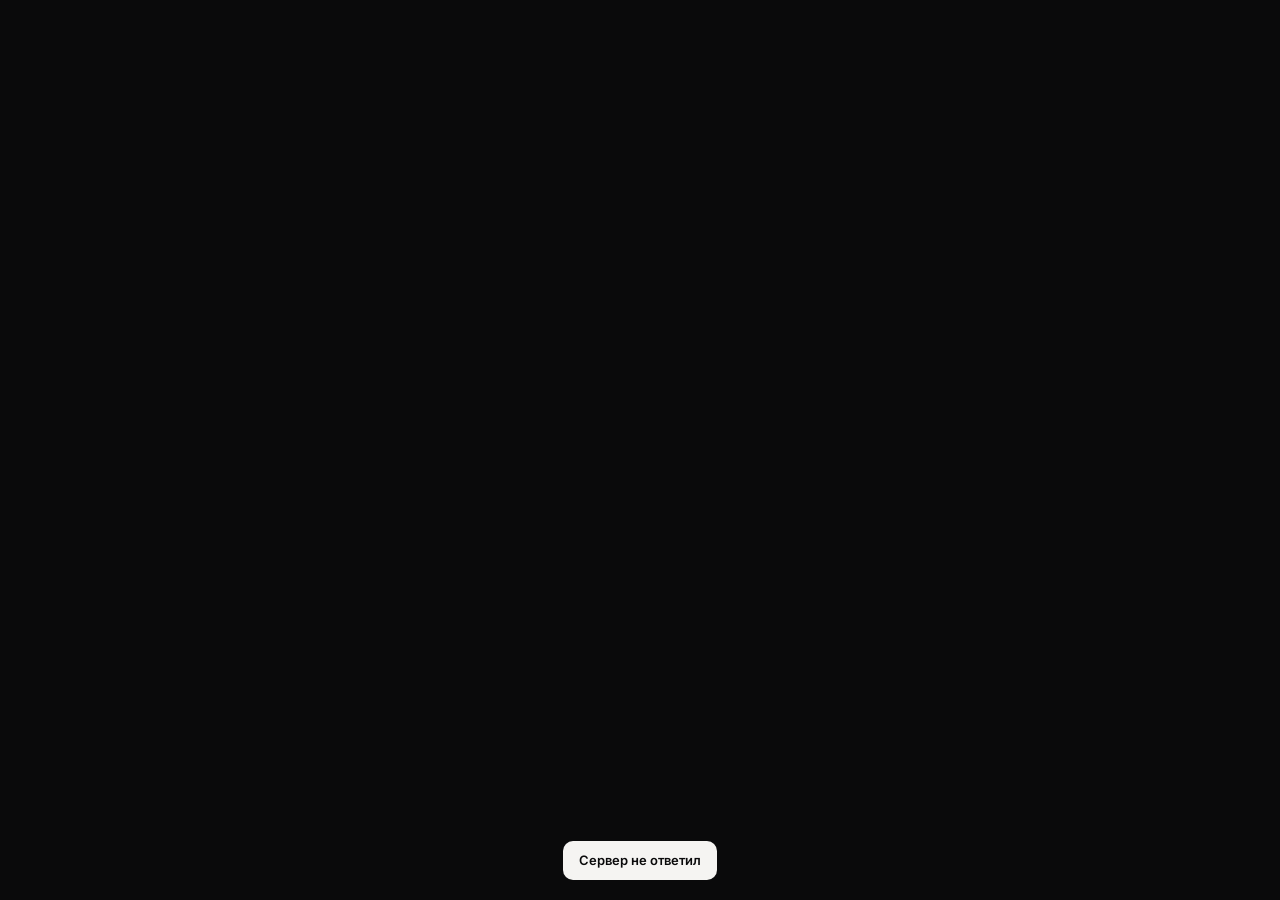
<file: crm/index.html>
<!doctype html>
<html lang="ru">
<head>
<meta charset="utf-8">
<meta name="viewport" content="width=device-width, initial-scale=1, viewport-fit=cover">
<meta name="robots" content="noindex, nofollow">
<meta name="theme-color" content="#0a0a0b">
<title>Штаб · НЕ СПАТЬ МОСКВА</title>
<link rel="icon" href="../assets/img/favicon.png" type="image/png">
<link rel="preload" href="../assets/fonts/oswald-cyrillic.woff2" as="font" type="font/woff2" crossorigin>
<link rel="preload" href="../assets/fonts/inter-cyrillic.woff2" as="font" type="font/woff2" crossorigin>
<link rel="stylesheet" href="app.css?v=5">
</head>
<body>
<div id="app" aria-live="polite"></div>
<div id="toast" role="status"></div>
<script src="../assets/js/cert-core.js"></script>
<script src="../assets/js/qr.js"></script>
<script src="app.js?v=9"></script>
</body>
</html>
</file>
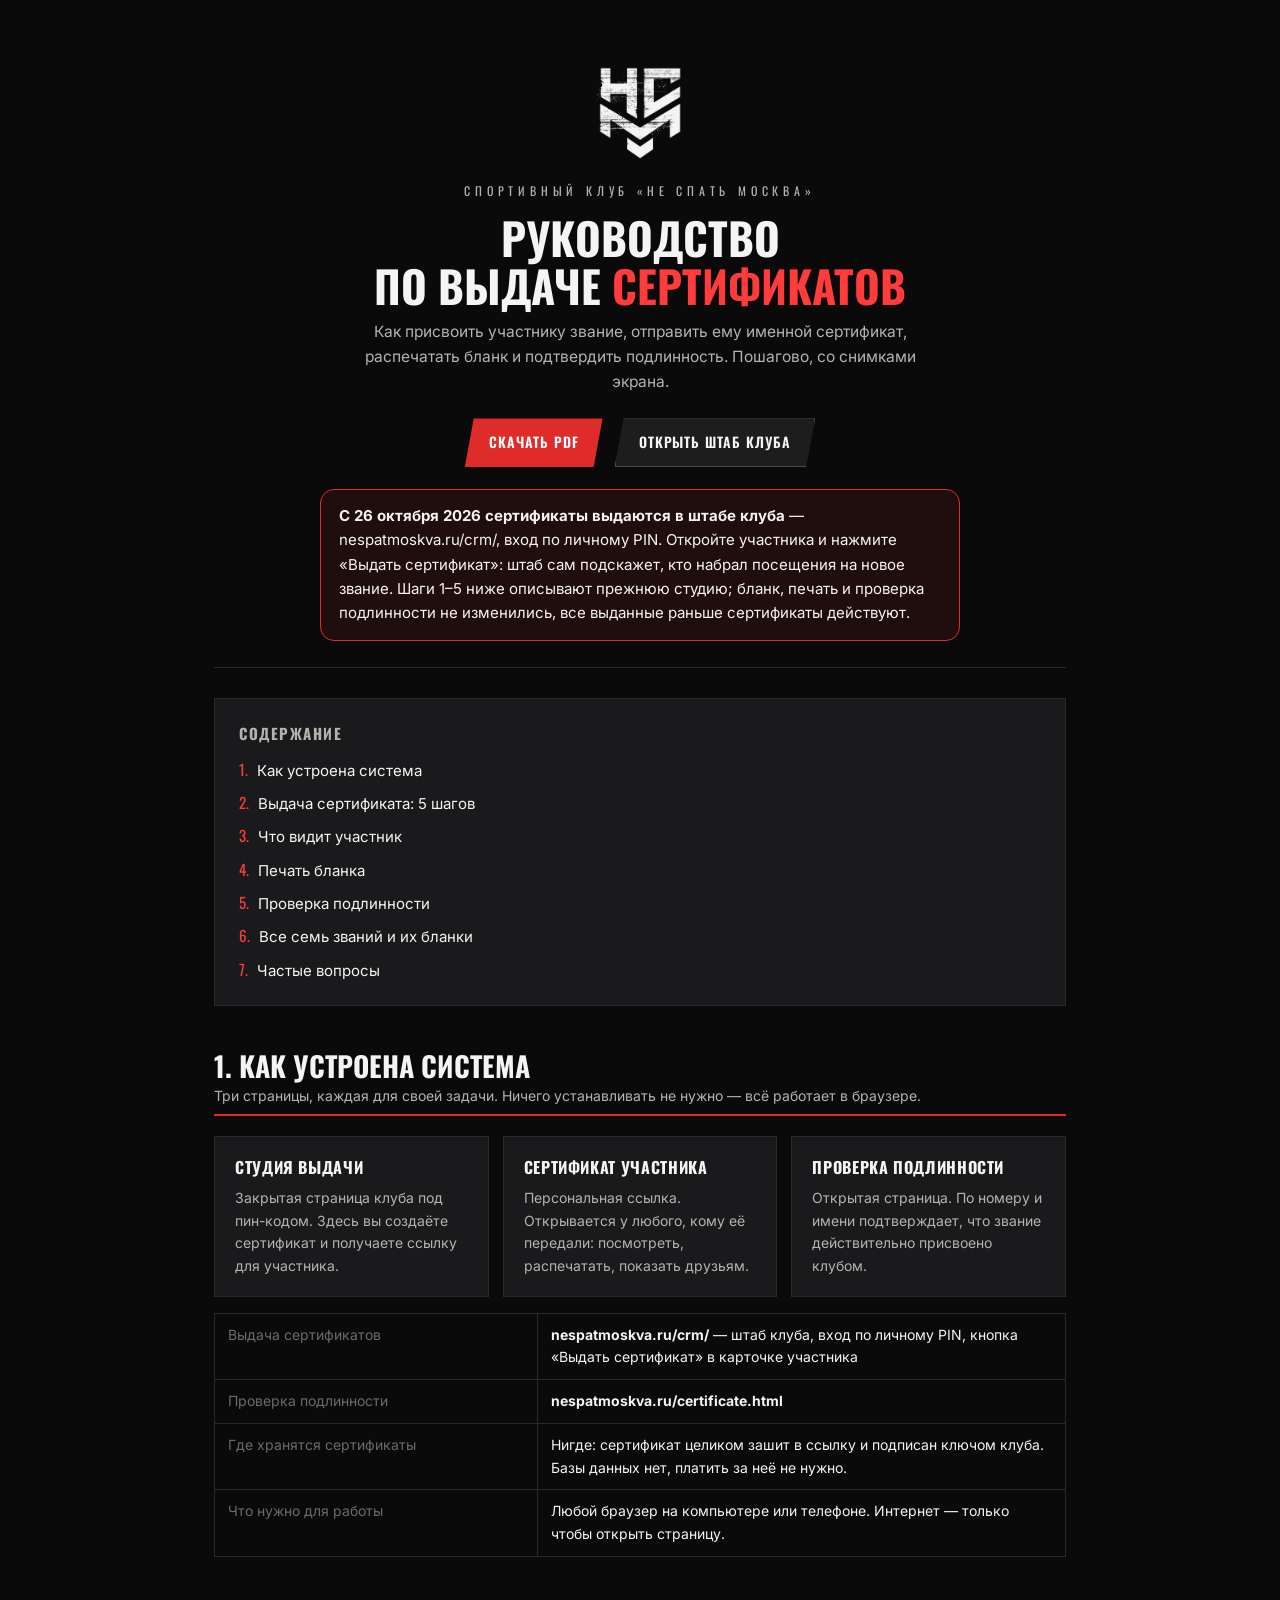
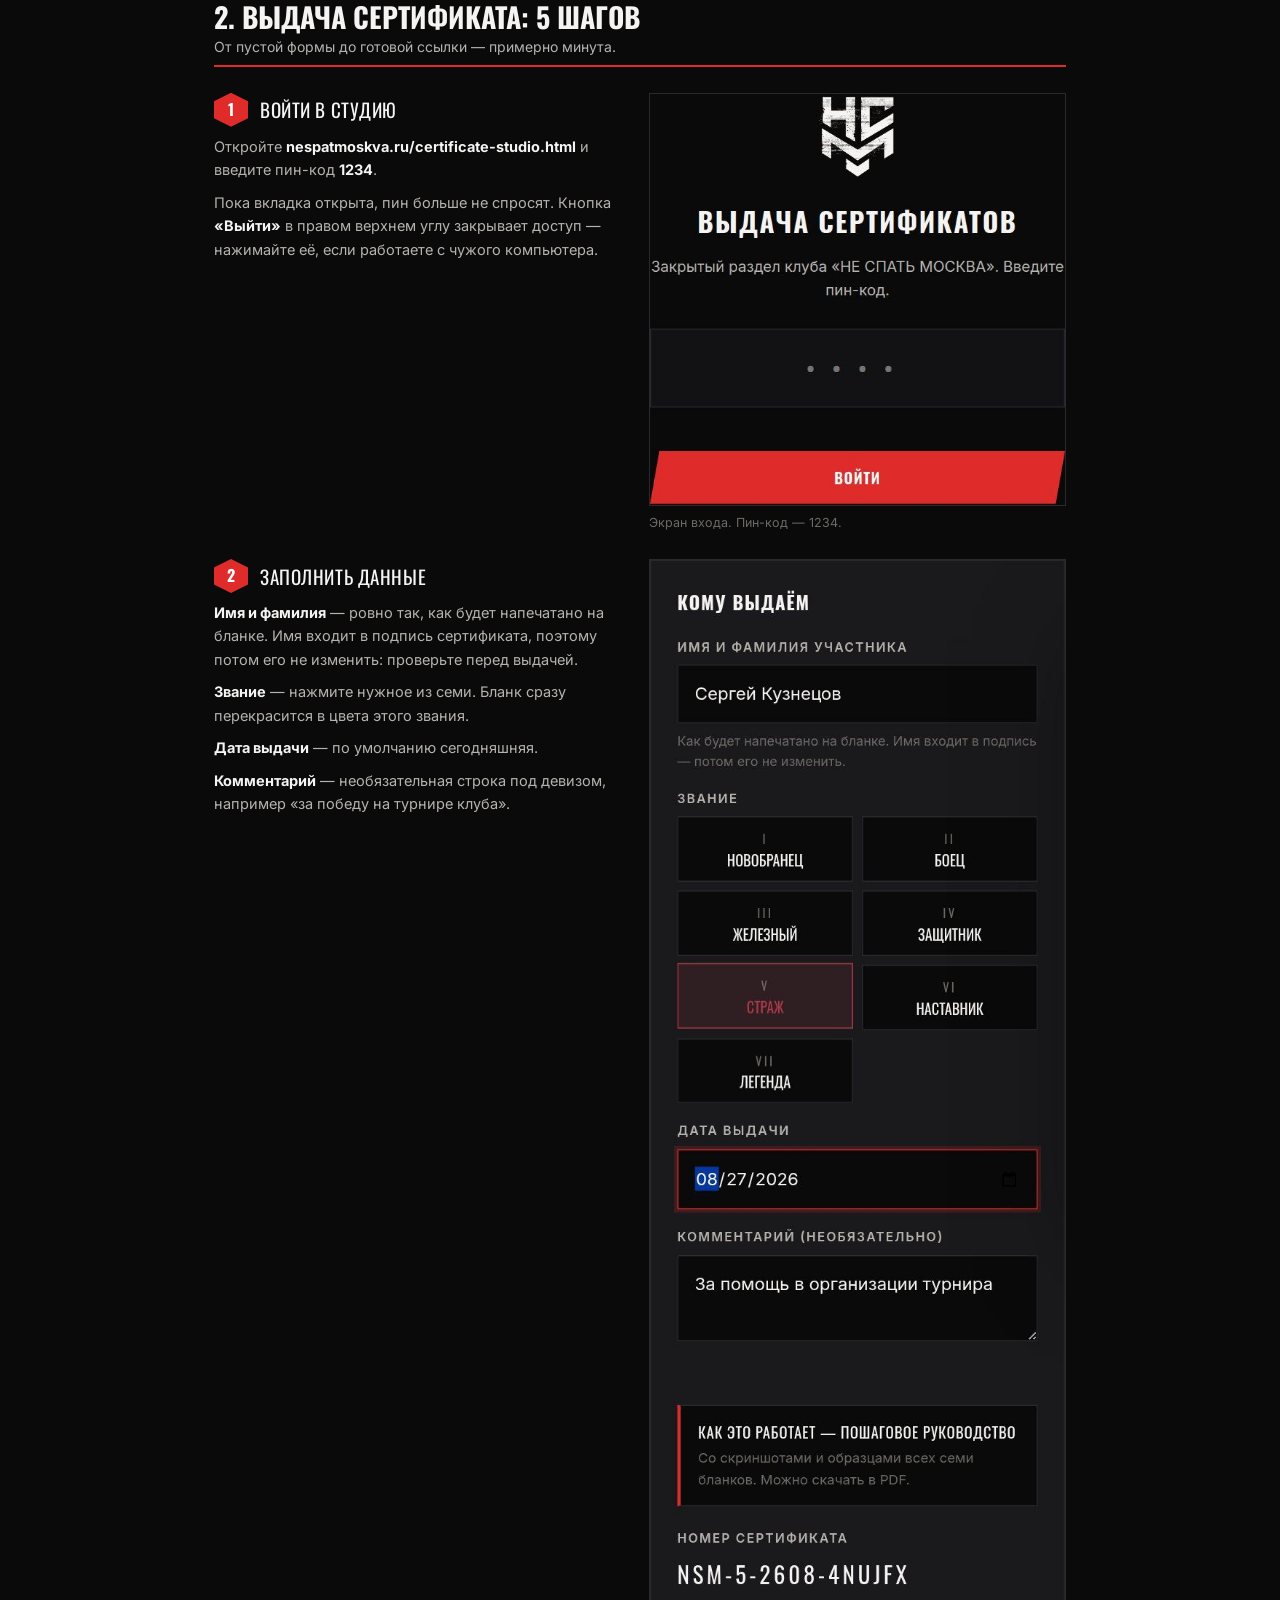
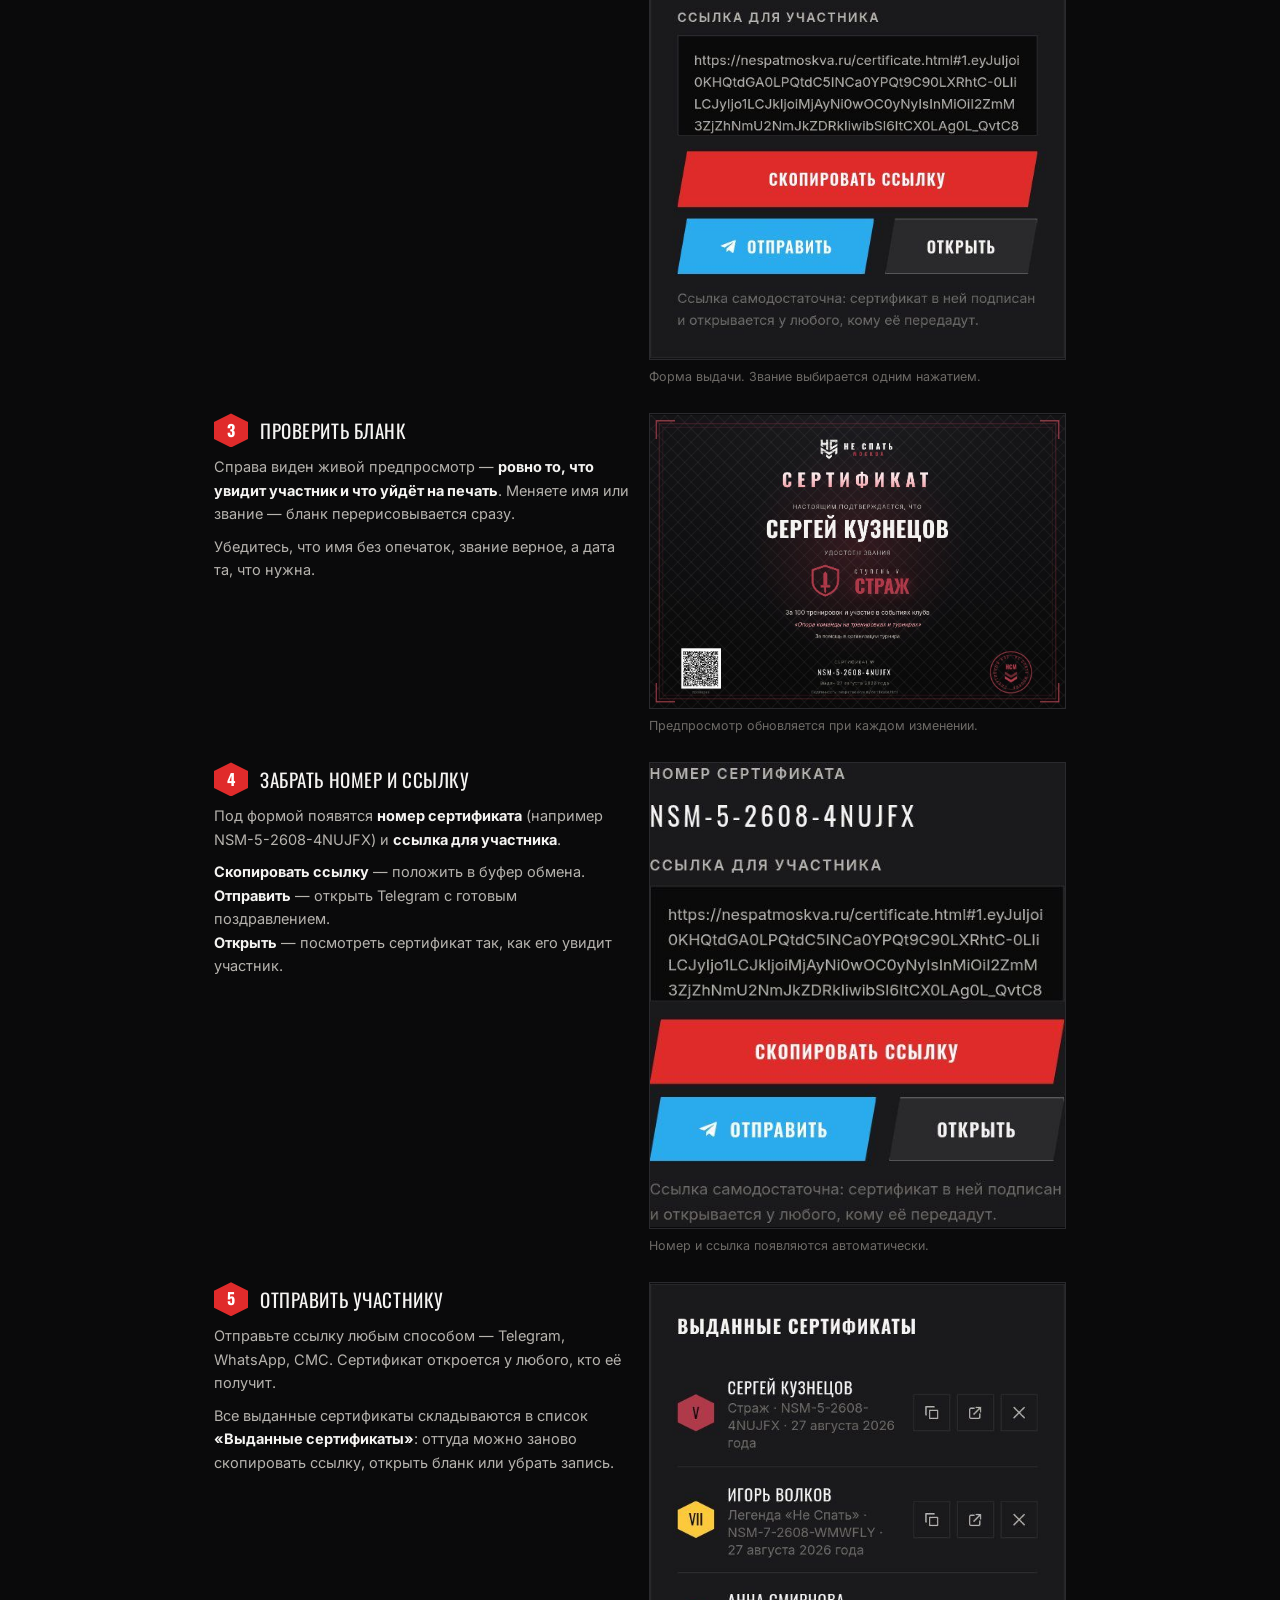
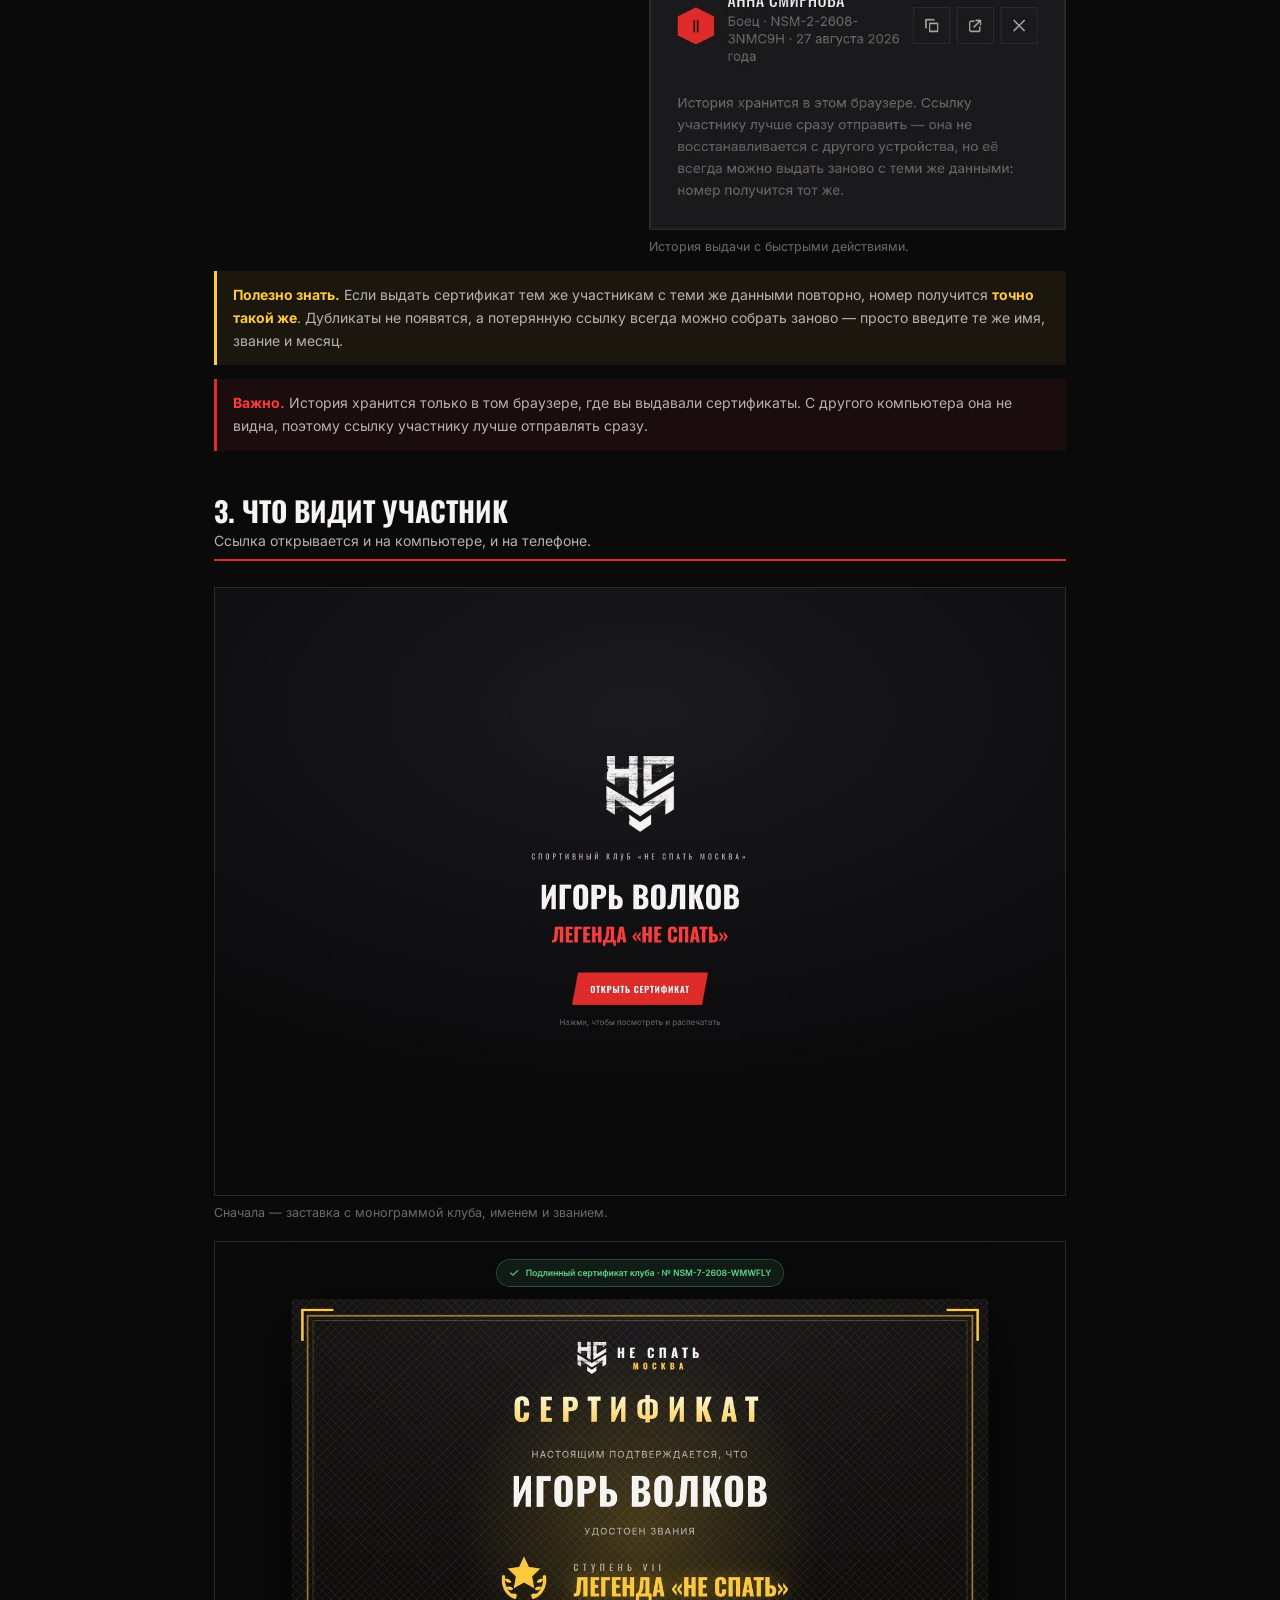
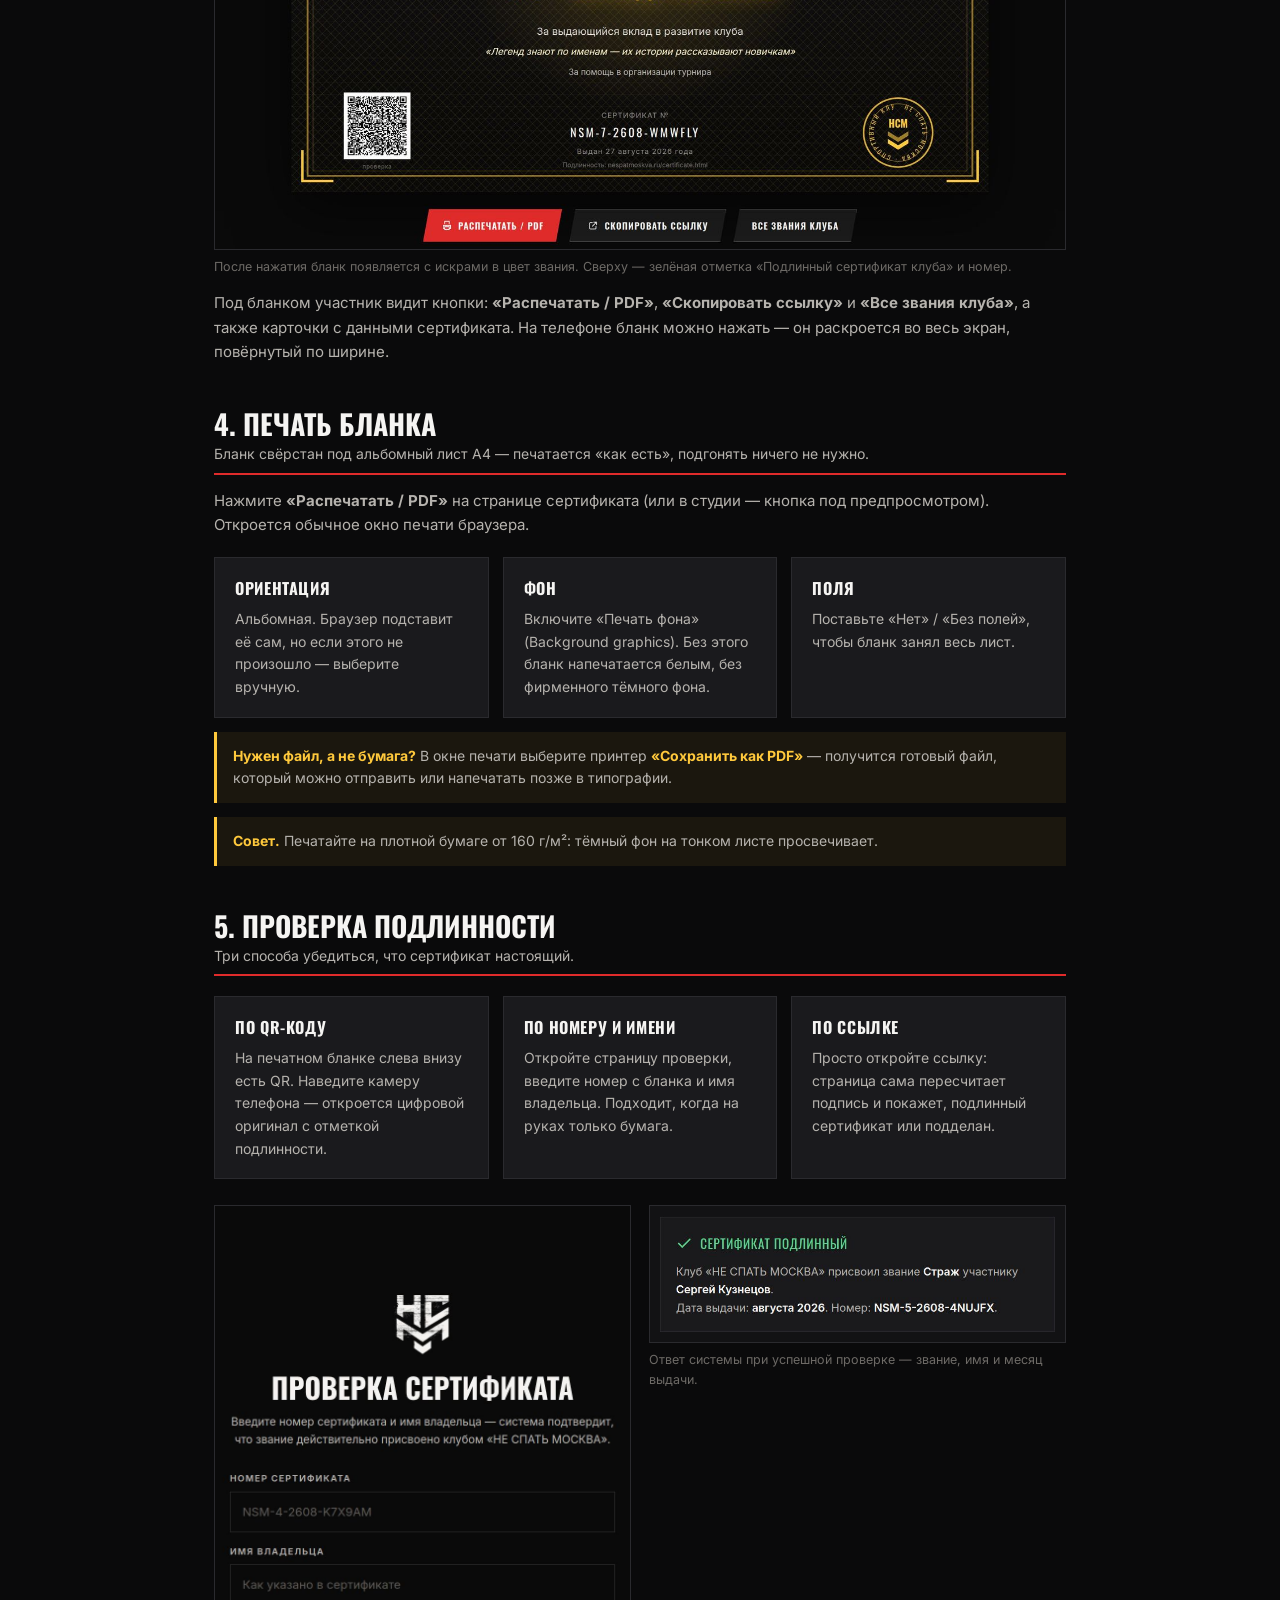
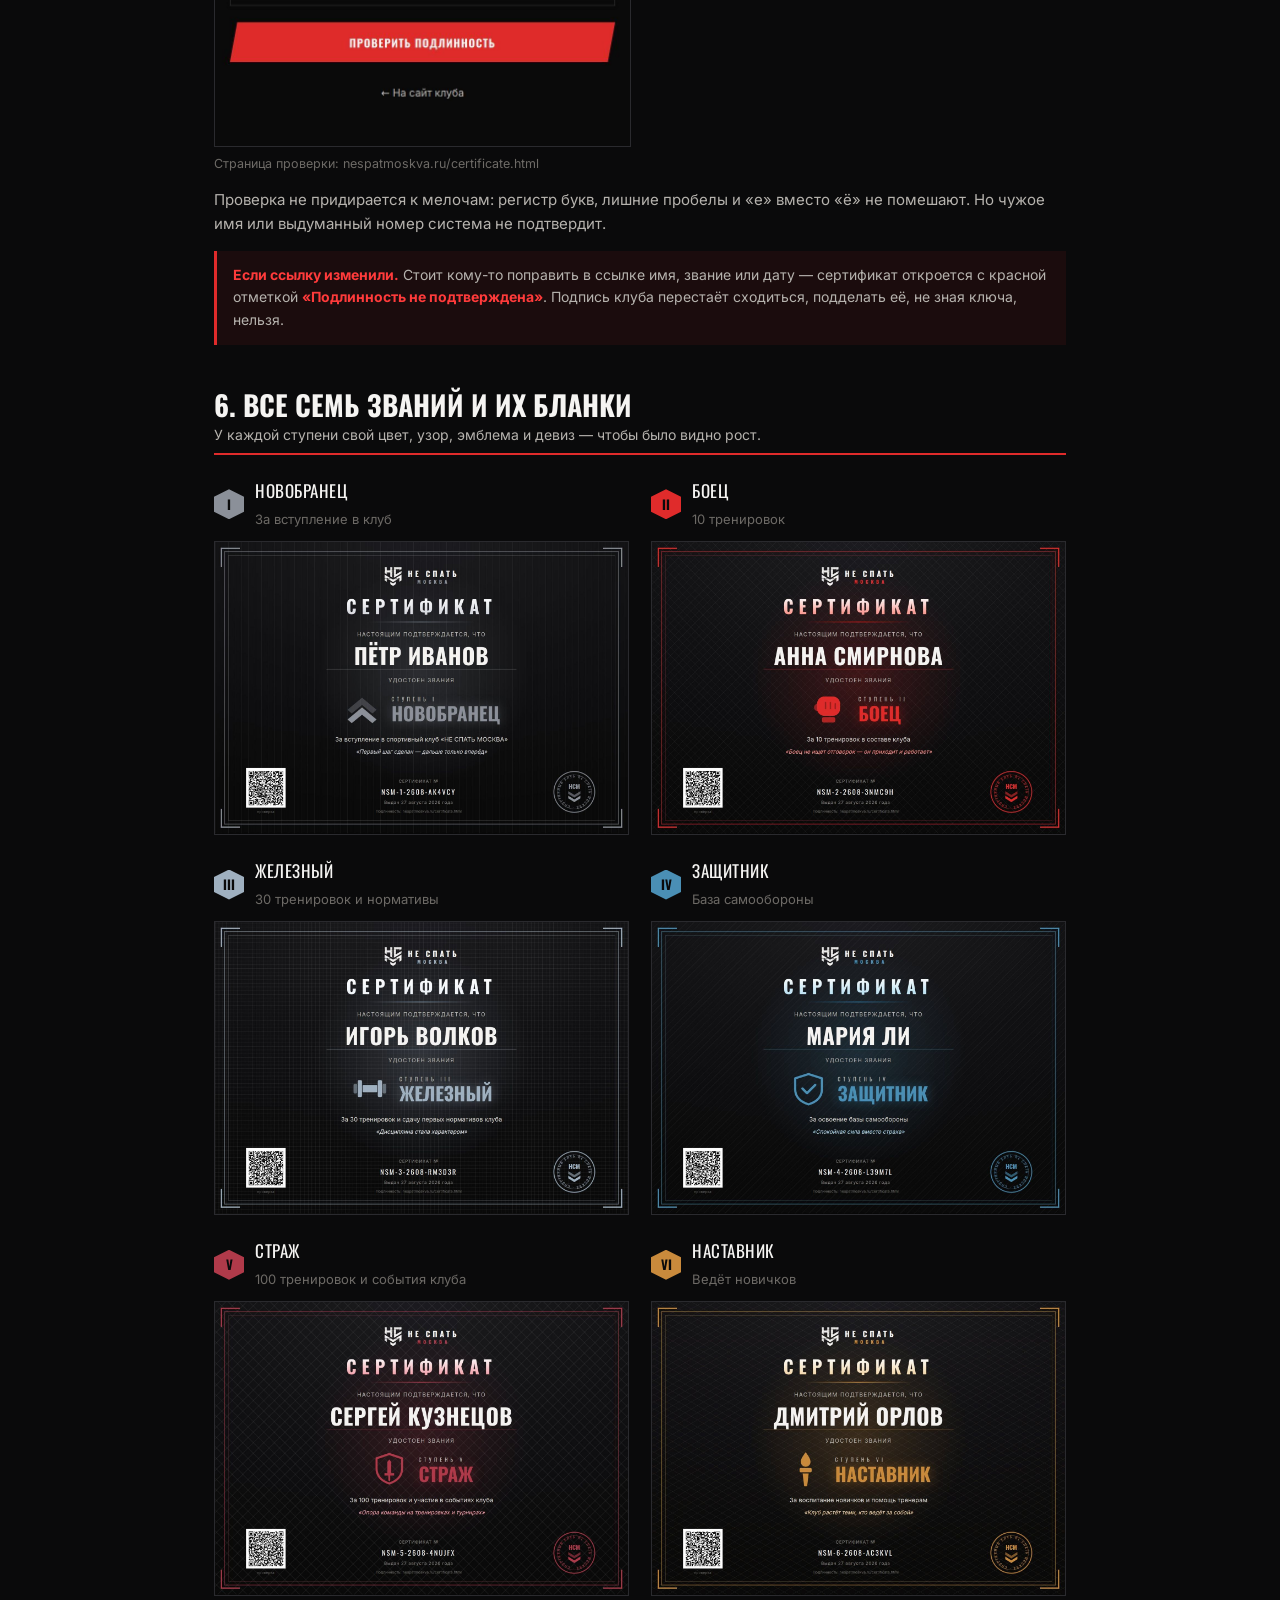
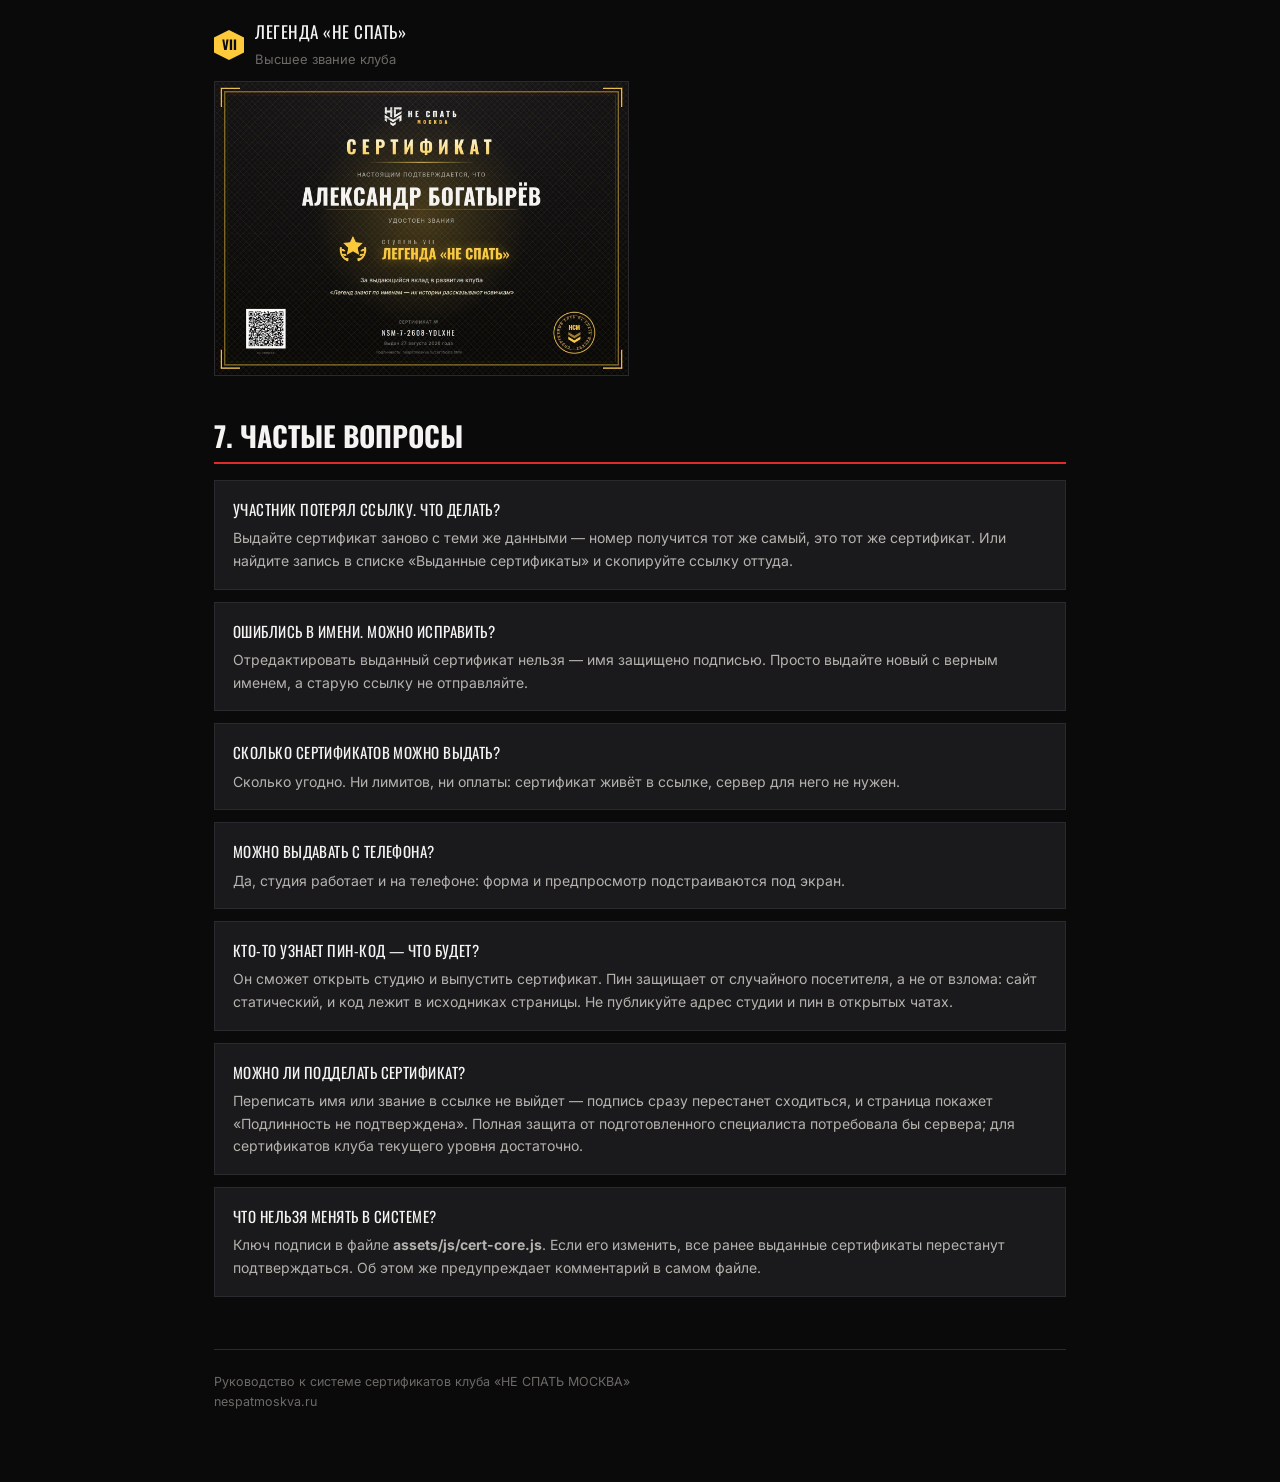
<file: certificate-guide.html>
<!DOCTYPE html>
<html lang="ru">
<head>
  <meta charset="UTF-8">
  <meta name="viewport" content="width=device-width, initial-scale=1.0">
  <title>Руководство по выдаче сертификатов — НЕ СПАТЬ МОСКВА</title>
  <meta name="description" content="Пошаговое руководство: как выдать именной сертификат о звании в клубе «НЕ СПАТЬ МОСКВА», отправить его участнику, распечатать и проверить подлинность.">
  <meta name="robots" content="noindex, follow">
  <meta name="theme-color" content="#0a0a0b">
  <link rel="icon" href="assets/img/favicon.png" type="image/png">
  <style>
    /* Шрифты те же, что на сайте (хостятся у нас, Google Fonts не подключаем) */
    @font-face { font-family:"Oswald"; src:url("assets/fonts/oswald-cyrillic.woff2") format("woff2"); font-weight:400 700; font-display:swap; unicode-range:U+0301,U+0400-045F,U+0490-0491,U+04B0-04B1,U+2116; }
    @font-face { font-family:"Oswald"; src:url("assets/fonts/oswald-latin.woff2") format("woff2"); font-weight:400 700; font-display:swap; unicode-range:U+0000-00FF,U+0131,U+0152-0153,U+2000-206F,U+2122,U+2212; }
    @font-face { font-family:"Inter"; src:url("assets/fonts/inter-cyrillic.woff2") format("woff2"); font-weight:400 700; font-display:swap; unicode-range:U+0301,U+0400-045F,U+0490-0491,U+04B0-04B1,U+2116; }
    @font-face { font-family:"Inter"; src:url("assets/fonts/inter-latin.woff2") format("woff2"); font-weight:400 700; font-display:swap; unicode-range:U+0000-00FF,U+0131,U+0152-0153,U+2000-206F,U+2122,U+2212; }

    :root {
      --bg:#0a0a0b; --bg2:#121214; --surface:#1a1a1d; --line:#2a2a2e;
      --text:#f5f4f2; --dim:#b6b3ae; --mute:#6d6a66;
      --red:#e02b2b; --red-hot:#ff3b3b; --gold:#ffc93c; --ok:#58d68d;
      --disp:"Oswald","Arial Narrow",sans-serif;
      --body:"Inter",system-ui,sans-serif;
    }
    *,*::before,*::after { box-sizing:border-box; margin:0; padding:0; }
    body { background:var(--bg); color:var(--text); font-family:var(--body); line-height:1.62; -webkit-font-smoothing:antialiased; }
    img { display:block; max-width:100%; height:auto; }
    a { color:inherit; }
    .page { max-width:900px; margin-inline:auto; padding:32px 24px 70px; }

    /* ---------- обложка ---------- */
    .cover { text-align:center; padding:34px 0 26px; border-bottom:1px solid var(--line); }
    .cover__mark { width:86px; margin:0 auto 20px; }
    .cover__club { font-family:var(--disp); font-size:12px; letter-spacing:.4em; text-transform:uppercase; color:var(--dim); }
    .cover__title { font-family:var(--disp); font-weight:700; text-transform:uppercase; font-size:clamp(28px,5.4vw,44px); line-height:1.08; margin:14px 0 10px; }
    .cover__title span { color:var(--red-hot); }
    .cover__lead { color:var(--dim); max-width:600px; margin:0 auto; font-size:15.5px; }
    .moved { margin:22px auto 0; max-width:640px; border:1px solid var(--red); border-radius:14px; padding:14px 18px; background:rgba(224,43,43,.1); text-align:left; font-size:15px; }
    .moved b { color:var(--text); }
    .cover__actions { margin-top:24px; display:flex; gap:12px; justify-content:center; flex-wrap:wrap; }
    .btn { display:inline-flex; align-items:center; gap:9px; font-family:var(--disp); font-weight:600; font-size:14px; text-transform:uppercase;
      letter-spacing:.07em; padding:13px 24px; text-decoration:none; clip-path:polygon(9px 0,100% 0,calc(100% - 9px) 100%,0 100%); }
    .btn--red { background:var(--red); color:#fff; }
    .btn--ghost { background:rgba(245,244,242,.08); color:var(--text); outline:1px solid rgba(245,244,242,.22); outline-offset:-1px; }

    /* ---------- оглавление ---------- */
    .toc { margin-top:30px; background:var(--surface); border:1px solid var(--line); padding:22px 24px; }
    .toc h2 { font-family:var(--disp); text-transform:uppercase; font-size:15px; letter-spacing:.1em; color:var(--dim); margin-bottom:12px; }
    .toc ol { list-style:none; counter-reset:t; display:grid; gap:7px; }
    .toc li { counter-increment:t; font-size:15px; }
    .toc li::before { content:counter(t) "."; color:var(--red-hot); font-family:var(--disp); margin-right:9px; }
    .toc a { text-decoration:none; border-bottom:1px solid transparent; }
    .toc a:hover { border-color:var(--red); }

    /* ---------- секции ---------- */
    section { margin-top:44px; }
    .h2 { font-family:var(--disp); font-weight:700; text-transform:uppercase; font-size:clamp(21px,3.4vw,28px); line-height:1.15; padding-bottom:10px; border-bottom:2px solid var(--red); margin-bottom:8px; }
    .h2 small { display:block; font-family:var(--body); font-weight:400; text-transform:none; letter-spacing:0; font-size:14px; color:var(--dim); margin-top:6px; }
    .lead { color:var(--dim); font-size:15px; margin-top:14px; }

    .cards { display:grid; gap:14px; margin-top:20px; }
    @media (min-width:720px){ .cards--3 { grid-template-columns:repeat(3,1fr); } }
    .card { background:var(--surface); border:1px solid var(--line); padding:18px 20px; break-inside:avoid; }
    .card h3 { font-family:var(--disp); text-transform:uppercase; font-size:16px; letter-spacing:.04em; margin-bottom:6px; }
    .card p { color:var(--dim); font-size:14px; }

    /* шаг */
    .step { margin-top:26px; }
    .step > * + * { margin-top:18px; }
    @media (min-width:760px){
      .step--split { display:grid; grid-template-columns:1fr 1fr; gap:18px; align-items:start; break-inside:avoid; }
      .step--split > * + * { margin-top:0; }
    }
    .step__no { display:inline-grid; place-items:center; width:34px; height:34px; background:var(--red); color:#fff;
      font-family:var(--disp); font-weight:700; font-size:16px; clip-path:polygon(50% 0,100% 25%,100% 75%,50% 100%,0 75%,0 25%); }
    .step__head { display:flex; align-items:center; gap:12px; margin-bottom:8px; }
    .step__title { font-family:var(--disp); text-transform:uppercase; font-size:19px; letter-spacing:.03em; }
    .step__body p { color:var(--dim); font-size:14.5px; }
    .step__body p + p { margin-top:9px; }
    .step__body b { color:var(--text); }
    .shot { border:1px solid var(--line); background:var(--bg2); }
    .shot--pad { padding:10px; }
    .cap { font-size:12.5px; color:var(--mute); margin-top:7px; }

    .tip { border-left:3px solid var(--gold); background:rgba(255,201,60,.07); padding:13px 16px; margin-top:14px; font-size:14px; color:var(--dim); break-inside:avoid; }
    .tip b { color:var(--gold); }
    .warn { border-left:3px solid var(--red); background:rgba(224,43,43,.08); padding:13px 16px; margin-top:14px; font-size:14px; color:var(--dim); break-inside:avoid; }
    .warn b { color:var(--red-hot); }

    /* галерея званий */
    .ranks { display:grid; gap:22px; margin-top:22px; }
    @media (min-width:760px){ .ranks { grid-template-columns:1fr 1fr; } }
    .rank { break-inside:avoid; }
    .rank__head { display:flex; align-items:center; gap:11px; margin-bottom:9px; }
    .rank__num { display:grid; place-items:center; width:30px; height:30px; font-family:var(--disp); font-weight:700; font-size:13px; color:#0a0a0b;
      clip-path:polygon(50% 0,100% 25%,100% 75%,50% 100%,0 75%,0 25%); }
    .rank__name { font-family:var(--disp); text-transform:uppercase; font-size:17px; letter-spacing:.03em; }
    .rank__for { font-size:13px; color:var(--mute); }
    .rank img { border:1px solid var(--line); }

    /* вопросы */
    .qa { margin-top:16px; display:grid; gap:12px; }
    .qa__item { background:var(--surface); border:1px solid var(--line); padding:16px 18px; break-inside:avoid; }
    .qa__q { font-family:var(--disp); text-transform:uppercase; font-size:15px; letter-spacing:.03em; margin-bottom:6px; }
    .qa__a { color:var(--dim); font-size:14px; }

    table.spec { width:100%; border-collapse:collapse; margin-top:16px; font-size:14px; table-layout:fixed; }
    table.spec td { border:1px solid var(--line); padding:10px 13px; vertical-align:top; overflow-wrap:anywhere; }
    table.spec td:first-child { color:var(--mute); width:38%; }
    /* на узких экранах таблица становится списком: длинные адреса не влезают в две колонки */
    @media (max-width:560px){
      table.spec, table.spec tbody, table.spec tr, table.spec td { display:block; width:100%; }
      table.spec tr { border:1px solid var(--line); margin-bottom:10px; }
      table.spec td { border:0; padding:10px 13px; }
      table.spec td:first-child { width:auto; padding-bottom:0; font-size:12px; letter-spacing:.06em; text-transform:uppercase; }
    }

    /* подвал */
    .foot { margin-top:52px; padding-top:22px; border-top:1px solid var(--line); display:flex; align-items:center; justify-content:space-between; gap:16px; flex-wrap:wrap; }
    .foot__note { font-size:12.5px; color:var(--mute); }

    /* ---------- печать в PDF ----------
       Поля страницы нулевые, отступы задаём внутри — тогда фирменный тёмный
       фон покрывает лист целиком, без белой рамки по краям. */
    @page { size:A4 portrait; margin:0; }
    @media print {
      html, body { background:#0a0a0b !important; -webkit-print-color-adjust:exact !important; print-color-adjust:exact !important; }
      .page { max-width:none; padding:15mm 14mm; }
      .no-print { display:none !important; }
      /* секции не начинаем принудительно с новой страницы — иначе половина
         листов остаётся пустой; следим только за неразрывностью блоков */
      section { margin-top:11mm; }
      section#ranks { break-before:page; }
      .h2 { break-after:avoid; }
      /* .step без --split может содержать несколько крупных снимков: если
         запретить ему разрываться, страницы остаются полупустыми */
      .step { break-inside:auto; }
      /* очень длинные снимки (форма выдачи) ужимаем по высоте, иначе
         неразрывный блок не влезает и оставляет полстраницы пустой */
      .step--split figure img { max-height:132mm; width:auto; margin-inline:auto; }
      .step figure img { max-height:150mm; width:auto; margin-inline:auto; }
      .step--split, .card, .rank, .qa__item, .tip, .warn, figure, table.spec { break-inside:avoid; }
      .foot { break-inside:avoid; }
      a { text-decoration:none; }
    }
  </style>
</head>
<body>
<div class="page">

  <!-- ОБЛОЖКА -->
  <header class="cover">
    <img class="cover__mark" src="assets/img/monogram.png" alt="">
    <p class="cover__club">Спортивный клуб «НЕ СПАТЬ МОСКВА»</p>
    <h1 class="cover__title">Руководство<br>по выдаче <span>сертификатов</span></h1>
    <p class="cover__lead">Как присвоить участнику звание, отправить ему именной сертификат,
      распечатать бланк и подтвердить подлинность. Пошагово, со снимками экрана.</p>
    <div class="cover__actions no-print">
      <a class="btn btn--red" href="assets/doc/nespat-certificates-guide.pdf" download>Скачать PDF</a>
      <a class="btn btn--ghost" href="crm/">Открыть штаб клуба</a>
    </div>
    <p class="moved"><b>С 26 октября 2026 сертификаты выдаются в штабе клуба</b> — nespatmoskva.ru/crm/, вход по личному PIN.
      Откройте участника и нажмите «Выдать сертификат»: штаб сам подскажет, кто набрал посещения на новое звание.
      Шаги 1–5 ниже описывают прежнюю студию; бланк, печать и проверка подлинности не изменились, все выданные раньше сертификаты действуют.</p>
  </header>

  <nav class="toc no-print">
    <h2>Содержание</h2>
    <ol>
      <li><a href="#how">Как устроена система</a></li>
      <li><a href="#issue">Выдача сертификата: 5 шагов</a></li>
      <li><a href="#member">Что видит участник</a></li>
      <li><a href="#print">Печать бланка</a></li>
      <li><a href="#verify">Проверка подлинности</a></li>
      <li><a href="#ranks">Все семь званий и их бланки</a></li>
      <li><a href="#faq">Частые вопросы</a></li>
    </ol>
  </nav>

  <!-- 1. КАК УСТРОЕНО -->
  <section id="how" class="keep">
    <h2 class="h2">1. Как устроена система
      <small>Три страницы, каждая для своей задачи. Ничего устанавливать не нужно — всё работает в браузере.</small>
    </h2>
    <div class="cards cards--3">
      <div class="card">
        <h3>Студия выдачи</h3>
        <p>Закрытая страница клуба под пин-кодом. Здесь вы создаёте сертификат и получаете ссылку для участника.</p>
      </div>
      <div class="card">
        <h3>Сертификат участника</h3>
        <p>Персональная ссылка. Открывается у любого, кому её передали: посмотреть, распечатать, показать друзьям.</p>
      </div>
      <div class="card">
        <h3>Проверка подлинности</h3>
        <p>Открытая страница. По номеру и имени подтверждает, что звание действительно присвоено клубом.</p>
      </div>
    </div>
    <table class="spec">
      <tr><td>Выдача сертификатов</td><td><b>nespatmoskva.ru/crm/</b> — штаб клуба, вход по личному PIN, кнопка «Выдать сертификат» в карточке участника</td></tr>
      <tr><td>Проверка подлинности</td><td><b>nespatmoskva.ru/certificate.html</b></td></tr>
      <tr><td>Где хранятся сертификаты</td><td>Нигде: сертификат целиком зашит в ссылку и подписан ключом клуба. Базы данных нет, платить за неё не нужно.</td></tr>
      <tr><td>Что нужно для работы</td><td>Любой браузер на компьютере или телефоне. Интернет — только чтобы открыть страницу.</td></tr>
    </table>
  </section>

  <!-- 2. ВЫДАЧА -->
  <section id="issue">
    <h2 class="h2">2. Выдача сертификата: 5 шагов
      <small>От пустой формы до готовой ссылки — примерно минута.</small>
    </h2>

    <div class="step step--split">
      <div class="step__body">
        <div class="step__head"><span class="step__no">1</span><span class="step__title">Войти в студию</span></div>
        <p>Откройте <b>nespatmoskva.ru/certificate-studio.html</b> и введите пин-код <b>1234</b>.</p>
        <p>Пока вкладка открыта, пин больше не спросят. Кнопка <b>«Выйти»</b> в правом верхнем углу закрывает доступ — нажимайте её, если работаете с чужого компьютера.</p>
      </div>
      <figure>
        <img class="shot" src="assets/img/guide/01-gate.jpg" alt="Экран входа в студию выдачи с полем для пин-кода">
        <figcaption class="cap">Экран входа. Пин-код — 1234.</figcaption>
      </figure>
    </div>

    <div class="step step--split">
      <div class="step__body">
        <div class="step__head"><span class="step__no">2</span><span class="step__title">Заполнить данные</span></div>
        <p><b>Имя и фамилия</b> — ровно так, как будет напечатано на бланке. Имя входит в подпись сертификата, поэтому потом его не изменить: проверьте перед выдачей.</p>
        <p><b>Звание</b> — нажмите нужное из семи. Бланк сразу перекрасится в цвета этого звания.</p>
        <p><b>Дата выдачи</b> — по умолчанию сегодняшняя.</p>
        <p><b>Комментарий</b> — необязательная строка под девизом, например «за победу на турнире клуба».</p>
      </div>
      <figure>
        <img class="shot" src="assets/img/guide/02-form.jpg" alt="Форма выдачи: имя, выбор звания, дата и комментарий">
        <figcaption class="cap">Форма выдачи. Звание выбирается одним нажатием.</figcaption>
      </figure>
    </div>

    <div class="step step--split">
      <div class="step__body">
        <div class="step__head"><span class="step__no">3</span><span class="step__title">Проверить бланк</span></div>
        <p>Справа виден живой предпросмотр — <b>ровно то, что увидит участник и что уйдёт на печать</b>. Меняете имя или звание — бланк перерисовывается сразу.</p>
        <p>Убедитесь, что имя без опечаток, звание верное, а дата та, что нужна.</p>
      </div>
      <figure>
        <img class="shot" src="assets/img/guide/04-preview.jpg" alt="Предпросмотр готового бланка сертификата">
        <figcaption class="cap">Предпросмотр обновляется при каждом изменении.</figcaption>
      </figure>
    </div>

    <div class="step step--split">
      <div class="step__body">
        <div class="step__head"><span class="step__no">4</span><span class="step__title">Забрать номер и ссылку</span></div>
        <p>Под формой появятся <b>номер сертификата</b> (например NSM-5-2608-4NUJFX) и <b>ссылка для участника</b>.</p>
        <p><b>Скопировать ссылку</b> — положить в буфер обмена.<br>
           <b>Отправить</b> — открыть Telegram с готовым поздравлением.<br>
           <b>Открыть</b> — посмотреть сертификат так, как его увидит участник.</p>
      </div>
      <figure>
        <img class="shot" src="assets/img/guide/03-link.jpg" alt="Номер сертификата, ссылка и кнопки отправки">
        <figcaption class="cap">Номер и ссылка появляются автоматически.</figcaption>
      </figure>
    </div>

    <div class="step step--split">
      <div class="step__body">
        <div class="step__head"><span class="step__no">5</span><span class="step__title">Отправить участнику</span></div>
        <p>Отправьте ссылку любым способом — Telegram, WhatsApp, СМС. Сертификат откроется у любого, кто её получит.</p>
        <p>Все выданные сертификаты складываются в список <b>«Выданные сертификаты»</b>: оттуда можно заново скопировать ссылку, открыть бланк или убрать запись.</p>
      </div>
      <figure>
        <img class="shot" src="assets/img/guide/05-history.jpg" alt="Список ранее выданных сертификатов">
        <figcaption class="cap">История выдачи с быстрыми действиями.</figcaption>
      </figure>
    </div>

    <div class="tip"><b>Полезно знать.</b> Если выдать сертификат тем же участникам с теми же данными повторно, номер получится <b>точно такой же</b>. Дубликаты не появятся, а потерянную ссылку всегда можно собрать заново — просто введите те же имя, звание и месяц.</div>
    <div class="warn"><b>Важно.</b> История хранится только в том браузере, где вы выдавали сертификаты. С другого компьютера она не видна, поэтому ссылку участнику лучше отправлять сразу.</div>
  </section>

  <!-- 3. УЧАСТНИК -->
  <section id="member">
    <h2 class="h2">3. Что видит участник
      <small>Ссылка открывается и на компьютере, и на телефоне.</small>
    </h2>
    <div class="step">
      <figure>
        <img class="shot" src="assets/img/guide/06-intro.jpg" alt="Заставка с именем участника и кнопкой «Открыть сертификат»">
        <figcaption class="cap">Сначала — заставка с монограммой клуба, именем и званием.</figcaption>
      </figure>
      <figure>
        <img class="shot" src="assets/img/guide/07-opened.jpg" alt="Открытый сертификат с зелёной отметкой подлинности">
        <figcaption class="cap">После нажатия бланк появляется с искрами в цвет звания. Сверху — зелёная отметка «Подлинный сертификат клуба» и номер.</figcaption>
      </figure>
    </div>
    <p class="lead">Под бланком участник видит кнопки: <b>«Распечатать / PDF»</b>, <b>«Скопировать ссылку»</b> и <b>«Все звания клуба»</b>,
      а также карточки с данными сертификата. На телефоне бланк можно нажать — он раскроется во весь экран, повёрнутый по ширине.</p>
  </section>

  <!-- 4. ПЕЧАТЬ -->
  <section id="print">
    <h2 class="h2">4. Печать бланка
      <small>Бланк свёрстан под альбомный лист A4 — печатается «как есть», подгонять ничего не нужно.</small>
    </h2>
    <p class="lead">Нажмите <b>«Распечатать / PDF»</b> на странице сертификата (или в студии — кнопка под предпросмотром).
      Откроется обычное окно печати браузера.</p>
    <div class="cards cards--3">
      <div class="card"><h3>Ориентация</h3><p>Альбомная. Браузер подставит её сам, но если этого не произошло — выберите вручную.</p></div>
      <div class="card"><h3>Фон</h3><p>Включите «Печать фона» (Background graphics). Без этого бланк напечатается белым, без фирменного тёмного фона.</p></div>
      <div class="card"><h3>Поля</h3><p>Поставьте «Нет» / «Без полей», чтобы бланк занял весь лист.</p></div>
    </div>
    <div class="tip"><b>Нужен файл, а не бумага?</b> В окне печати выберите принтер <b>«Сохранить как PDF»</b> — получится готовый файл, который можно отправить или напечатать позже в типографии.</div>
    <div class="tip"><b>Совет.</b> Печатайте на плотной бумаге от 160 г/м²: тёмный фон на тонком листе просвечивает.</div>
  </section>

  <!-- 5. ПРОВЕРКА -->
  <section id="verify">
    <h2 class="h2">5. Проверка подлинности
      <small>Три способа убедиться, что сертификат настоящий.</small>
    </h2>
    <div class="cards cards--3">
      <div class="card"><h3>По QR-коду</h3><p>На печатном бланке слева внизу есть QR. Наведите камеру телефона — откроется цифровой оригинал с отметкой подлинности.</p></div>
      <div class="card"><h3>По номеру и имени</h3><p>Откройте страницу проверки, введите номер с бланка и имя владельца. Подходит, когда на руках только бумага.</p></div>
      <div class="card"><h3>По ссылке</h3><p>Просто откройте ссылку: страница сама пересчитает подпись и покажет, подлинный сертификат или подделан.</p></div>
    </div>

    <div class="step step--split">
      <figure>
        <img class="shot" src="assets/img/guide/08-verify-form.jpg" alt="Форма проверки подлинности: номер сертификата и имя владельца">
        <figcaption class="cap">Страница проверки: nespatmoskva.ru/certificate.html</figcaption>
      </figure>
      <figure>
        <img class="shot shot--pad" src="assets/img/guide/09-verify-ok.jpg" alt="Результат проверки: сертификат подлинный">
        <figcaption class="cap">Ответ системы при успешной проверке — звание, имя и месяц выдачи.</figcaption>
      </figure>
    </div>

    <p class="lead">Проверка не придирается к мелочам: регистр букв, лишние пробелы и «е» вместо «ё» не помешают.
      Но чужое имя или выдуманный номер система не подтвердит.</p>
    <div class="warn"><b>Если ссылку изменили.</b> Стоит кому-то поправить в ссылке имя, звание или дату — сертификат откроется
      с красной отметкой <b>«Подлинность не подтверждена»</b>. Подпись клуба перестаёт сходиться, подделать её, не зная ключа, нельзя.</div>
  </section>

  <!-- 6. ЗВАНИЯ -->
  <section id="ranks">
    <h2 class="h2">6. Все семь званий и их бланки
      <small>У каждой ступени свой цвет, узор, эмблема и девиз — чтобы было видно рост.</small>
    </h2>
    <div class="ranks">
      <figure class="rank">
        <div class="rank__head"><span class="rank__num" style="background:#8b9099">I</span>
          <span><span class="rank__name">Новобранец</span><br><span class="rank__for">За вступление в клуб</span></span></div>
        <img src="assets/img/guide/rank-1.jpg" alt="Бланк сертификата звания Новобранец">
      </figure>
      <figure class="rank">
        <div class="rank__head"><span class="rank__num" style="background:#e02b2b">II</span>
          <span><span class="rank__name">Боец</span><br><span class="rank__for">10 тренировок</span></span></div>
        <img src="assets/img/guide/rank-2.jpg" alt="Бланк сертификата звания Боец">
      </figure>
      <figure class="rank">
        <div class="rank__head"><span class="rank__num" style="background:#9fb0c0">III</span>
          <span><span class="rank__name">Железный</span><br><span class="rank__for">30 тренировок и нормативы</span></span></div>
        <img src="assets/img/guide/rank-3.jpg" alt="Бланк сертификата звания Железный">
      </figure>
      <figure class="rank">
        <div class="rank__head"><span class="rank__num" style="background:#4a8fb5">IV</span>
          <span><span class="rank__name">Защитник</span><br><span class="rank__for">База самообороны</span></span></div>
        <img src="assets/img/guide/rank-4.jpg" alt="Бланк сертификата звания Защитник">
      </figure>
      <figure class="rank">
        <div class="rank__head"><span class="rank__num" style="background:#b03a4a">V</span>
          <span><span class="rank__name">Страж</span><br><span class="rank__for">100 тренировок и события клуба</span></span></div>
        <img src="assets/img/guide/rank-5.jpg" alt="Бланк сертификата звания Страж">
      </figure>
      <figure class="rank">
        <div class="rank__head"><span class="rank__num" style="background:#c98a3c">VI</span>
          <span><span class="rank__name">Наставник</span><br><span class="rank__for">Ведёт новичков</span></span></div>
        <img src="assets/img/guide/rank-6.jpg" alt="Бланк сертификата звания Наставник">
      </figure>
      <figure class="rank">
        <div class="rank__head"><span class="rank__num" style="background:#ffc93c">VII</span>
          <span><span class="rank__name">Легенда «Не Спать»</span><br><span class="rank__for">Высшее звание клуба</span></span></div>
        <img src="assets/img/guide/rank-7.jpg" alt="Бланк сертификата звания Легенда Не Спать">
      </figure>
    </div>
  </section>

  <!-- 7. ВОПРОСЫ -->
  <section id="faq">
    <h2 class="h2">7. Частые вопросы</h2>
    <div class="qa">
      <div class="qa__item"><p class="qa__q">Участник потерял ссылку. Что делать?</p>
        <p class="qa__a">Выдайте сертификат заново с теми же данными — номер получится тот же самый, это тот же сертификат. Или найдите запись в списке «Выданные сертификаты» и скопируйте ссылку оттуда.</p></div>
      <div class="qa__item"><p class="qa__q">Ошиблись в имени. Можно исправить?</p>
        <p class="qa__a">Отредактировать выданный сертификат нельзя — имя защищено подписью. Просто выдайте новый с верным именем, а старую ссылку не отправляйте.</p></div>
      <div class="qa__item"><p class="qa__q">Сколько сертификатов можно выдать?</p>
        <p class="qa__a">Сколько угодно. Ни лимитов, ни оплаты: сертификат живёт в ссылке, сервер для него не нужен.</p></div>
      <div class="qa__item"><p class="qa__q">Можно выдавать с телефона?</p>
        <p class="qa__a">Да, студия работает и на телефоне: форма и предпросмотр подстраиваются под экран.</p></div>
      <div class="qa__item"><p class="qa__q">Кто-то узнает пин-код — что будет?</p>
        <p class="qa__a">Он сможет открыть студию и выпустить сертификат. Пин защищает от случайного посетителя, а не от взлома: сайт статический, и код лежит в исходниках страницы. Не публикуйте адрес студии и пин в открытых чатах.</p></div>
      <div class="qa__item"><p class="qa__q">Можно ли подделать сертификат?</p>
        <p class="qa__a">Переписать имя или звание в ссылке не выйдет — подпись сразу перестанет сходиться, и страница покажет «Подлинность не подтверждена». Полная защита от подготовленного специалиста потребовала бы сервера; для сертификатов клуба текущего уровня достаточно.</p></div>
      <div class="qa__item"><p class="qa__q">Что нельзя менять в системе?</p>
        <p class="qa__a">Ключ подписи в файле <b>assets/js/cert-core.js</b>. Если его изменить, все ранее выданные сертификаты перестанут подтверждаться. Об этом же предупреждает комментарий в самом файле.</p></div>
    </div>
  </section>

  <footer class="foot">
    <p class="foot__note">Руководство к системе сертификатов клуба «НЕ СПАТЬ МОСКВА»<br>nespatmoskva.ru</p>
  </footer>
</div>
</body>
</html>
</file>
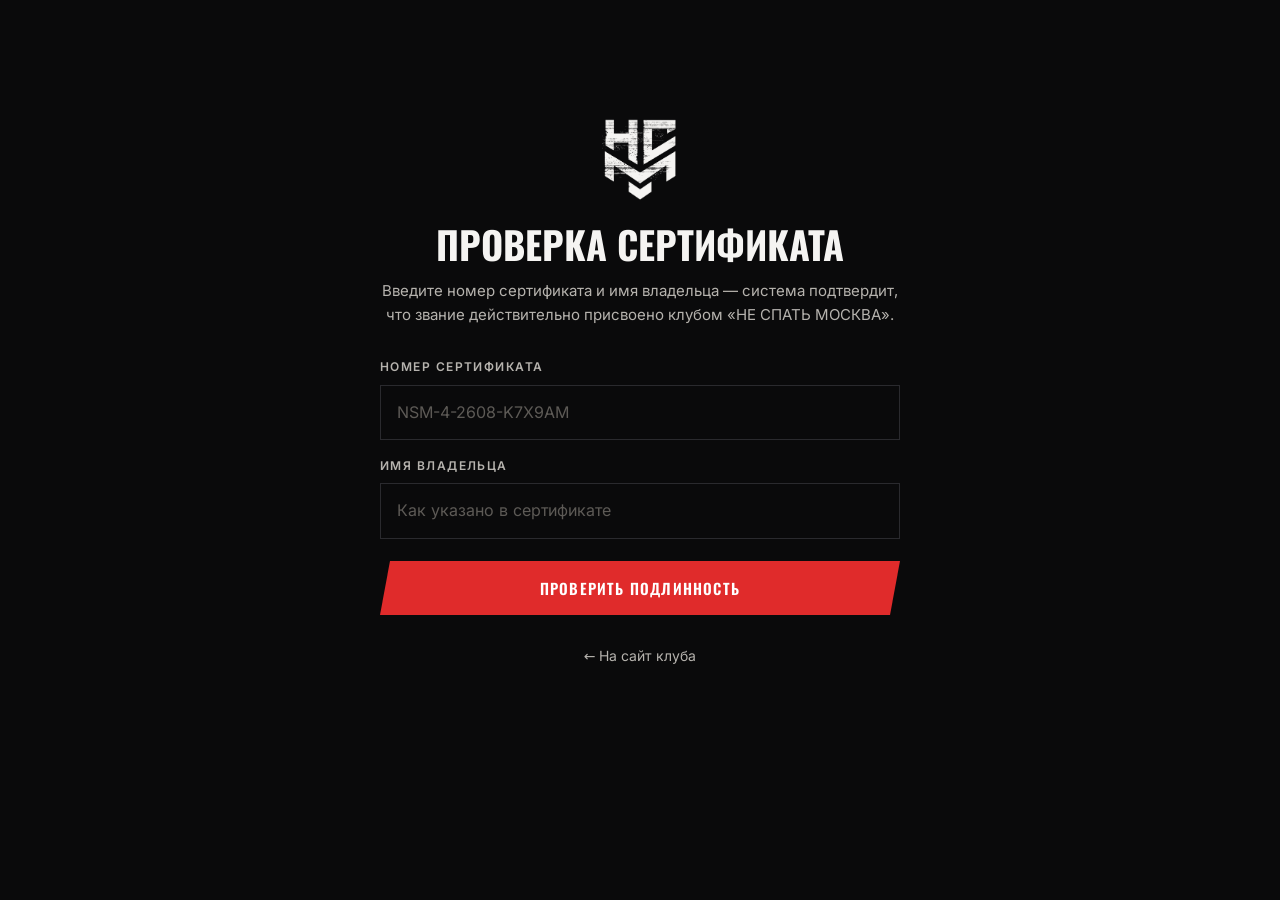
<file: certificate.html>
<!DOCTYPE html>
<html lang="ru">
<head>
  <meta charset="UTF-8">
  <meta name="viewport" content="width=device-width, initial-scale=1.0">
  <title>Сертификат — НЕ СПАТЬ МОСКВА</title>
  <meta name="description" content="Цифровой сертификат о присвоении звания в спортивном клубе «НЕ СПАТЬ МОСКВА». Проверка подлинности по номеру сертификата.">
  <meta name="robots" content="noindex, follow">
  <meta property="og:title" content="Сертификат клуба «НЕ СПАТЬ МОСКВА»">
  <meta property="og:description" content="Звание в спортивном клубе «НЕ СПАТЬ МОСКВА» — подтверждённый цифровой сертификат.">
  <meta property="og:image" content="https://nespatmoskva.ru/assets/img/team-main.jpg">
  <meta name="theme-color" content="#0a0a0b">
  <link rel="icon" href="assets/img/favicon.png" type="image/png">
  <link rel="preload" href="assets/fonts/oswald-cyrillic.woff2" as="font" type="font/woff2" crossorigin>
  <link rel="preload" href="assets/fonts/inter-cyrillic.woff2" as="font" type="font/woff2" crossorigin>
  <link rel="stylesheet" href="assets/css/certificate.css">
  <style>
    :root {
      --c-bg: #0a0a0b; --c-bg-2: #121214; --c-surface: #1a1a1d;
      --c-text: #f5f4f2; --c-text-dim: #b6b3ae; --c-accent: #e02b2b; --c-accent-hot: #ff3b3b;
      --c-border: #2a2a2e; --c-ok: #58d68d;
      --font-display: "Oswald", "Arial Narrow", sans-serif;
      --font-body: "Inter", system-ui, sans-serif;
      --ease-out: cubic-bezier(.22, 1, .36, 1);
    }
    *, *::before, *::after { box-sizing: border-box; margin: 0; padding: 0; }
    [hidden] { display: none !important; }
    body {
      background: var(--c-bg); color: var(--c-text); font-family: var(--font-body);
      line-height: 1.6; -webkit-font-smoothing: antialiased; overflow-x: hidden; min-height: 100svh;
    }
    img, svg { display: block; max-width: 100%; }
    a { color: inherit; text-decoration: none; }
    button { font: inherit; background: none; border: 0; color: inherit; cursor: pointer; touch-action: manipulation; }
    input { font: inherit; }
    :focus-visible { outline: 2px solid var(--c-accent-hot); outline-offset: 3px; }

    .btn {
      display: inline-flex; align-items: center; justify-content: center; gap: 10px;
      font-family: var(--font-display); font-weight: 600; font-size: 15px;
      text-transform: uppercase; letter-spacing: .08em; padding: 15px 30px;
      clip-path: polygon(10px 0, 100% 0, calc(100% - 10px) 100%, 0 100%);
      transition: transform .2s, background .2s, box-shadow .2s;
    }
    .btn--primary { background: var(--c-accent); color: #fff; box-shadow: 0 8px 30px rgba(224,43,43,.35); }
    .btn--primary:hover { background: var(--c-accent-hot); transform: translateY(-2px); }
    .btn--ghost { background: rgba(245,244,242,.08); color: var(--c-text); outline: 1px solid rgba(245,244,242,.25); outline-offset: -1px; }
    .btn--ghost:hover { background: rgba(245,244,242,.16); transform: translateY(-2px); }
    .btn svg { width: 18px; height: 18px; }

    /* ---------- интро ---------- */
    .intro {
      position: fixed; inset: 0; z-index: 20;
      display: flex; flex-direction: column; align-items: center; justify-content: center;
      text-align: center; padding: 24px;
      background: radial-gradient(120% 90% at 50% 20%, #1a1a1f 0%, var(--c-bg) 70%);
      transition: opacity .7s var(--ease-out), transform .7s var(--ease-out);
    }
    .intro.is-out { opacity: 0; transform: scale(1.1); pointer-events: none; }
    .intro__mark { width: min(120px, 26vw); margin-bottom: 26px; animation: markIn 1s var(--ease-out) both, markFloat 5s ease-in-out 1.1s infinite; }
    .intro__club { font-family: var(--font-display); font-size: 12px; letter-spacing: .42em; text-transform: uppercase; color: var(--c-text-dim); margin-bottom: 28px; animation: up .8s var(--ease-out) .25s both; }
    .intro__title { font-family: var(--font-display); font-weight: 700; text-transform: uppercase; font-size: clamp(28px, 6vw, 50px); line-height: 1.1; animation: up .8s var(--ease-out) .35s both; }
    .intro__rank { font-family: var(--font-display); font-weight: 700; text-transform: uppercase; font-size: clamp(20px, 4.4vw, 32px); color: var(--c-accent-hot); margin-top: 10px; animation: up .8s var(--ease-out) .45s both; }
    .intro__btn { margin-top: 38px; animation: up .8s var(--ease-out) .6s both; position: relative; overflow: hidden; }
    .intro__btn::after {
      content: ""; position: absolute; inset: 0;
      background: linear-gradient(105deg, transparent 42%, rgba(255,255,255,.4) 50%, transparent 58%);
      transform: translateX(-130%); animation: shine 3.2s ease 1.6s infinite;
    }
    .intro__hint { margin-top: 18px; font-size: 13px; color: #6d6a66; animation: up .8s var(--ease-out) .75s both; }
    @keyframes up { from { opacity: 0; transform: translateY(18px); } to { opacity: 1; transform: none; } }
    @keyframes markIn { from { opacity: 0; transform: scale(.6); } to { opacity: 1; transform: scale(1); } }
    @keyframes markFloat { 0%, 100% { transform: translateY(0); } 50% { transform: translateY(-8px); } }
    @keyframes shine { 0% { transform: translateX(-130%); } 40%, 100% { transform: translateX(130%); } }

    #fx { position: fixed; inset: 0; z-index: 15; pointer-events: none; }

    /* ---------- сцена ---------- */
    .stage { position: relative; z-index: 10; padding: 28px 16px 60px; max-width: 1180px; margin-inline: auto; }
    .stage__card {
      opacity: 0; transform: perspective(1400px) rotateX(20deg) translateY(60px) scale(.94);
      transition: opacity 1s var(--ease-out), transform 1.1s var(--ease-out);
    }
    .stage__card.is-in { opacity: 1; transform: none; }

    .status {
      display: inline-flex; align-items: center; gap: 10px; margin: 0 auto 20px;
      padding: 11px 20px; border-radius: 100px; font-size: 14px; font-weight: 600;
      border: 1px solid; width: fit-content;
    }
    .status--ok { color: var(--c-ok); border-color: rgba(88,214,141,.4); background: rgba(88,214,141,.1); }
    .status--bad { color: var(--c-accent-hot); border-color: rgba(255,59,59,.45); background: rgba(255,59,59,.1); }
    .status svg { width: 18px; height: 18px; flex: 0 0 18px; }
    .statusbar { display: flex; justify-content: center; }

    .actions { display: flex; gap: 12px; justify-content: center; flex-wrap: wrap; margin-top: 28px; }

    .facts {
      margin: 34px auto 0; max-width: 820px;
      display: grid; grid-template-columns: repeat(auto-fit, minmax(210px, 1fr)); gap: 14px;
    }
    .fact { background: var(--c-surface); border: 1px solid var(--c-border); padding: 18px 20px; }
    .fact__label { font-size: 11px; letter-spacing: .16em; text-transform: uppercase; color: #6d6a66; margin-bottom: 6px; }
    .fact__value { font-family: var(--font-display); font-size: 17px; letter-spacing: .04em; }

    .explain { max-width: 820px; margin: 26px auto 0; color: var(--c-text-dim); font-size: 14px; text-align: center; }
    .explain a { color: var(--c-accent-hot); text-decoration: underline; }

    /* ---------- проверка подлинности ---------- */
    .verify { max-width: 560px; margin: 0 auto; padding: calc(64px + 6vh) 20px 60px; }
    .verify__mark { width: 76px; margin: 0 auto 22px; }
    .verify__title { font-family: var(--font-display); font-weight: 700; text-transform: uppercase; font-size: clamp(26px, 5vw, 38px); text-align: center; line-height: 1.1; }
    .verify__lead { color: var(--c-text-dim); text-align: center; margin: 14px 0 30px; font-size: 15px; }
    .field { margin-bottom: 16px; }
    .field label { display: block; font-size: 12px; font-weight: 600; letter-spacing: .12em; text-transform: uppercase; color: var(--c-text-dim); margin-bottom: 8px; }
    .field input {
      width: 100%; padding: 14px 16px; color: var(--c-text);
      background: var(--c-bg); border: 1px solid var(--c-border); transition: border-color .2s, box-shadow .2s;
    }
    .field input:focus { outline: none; border-color: var(--c-accent); box-shadow: 0 0 0 3px rgba(224,43,43,.18); }
    .field input::placeholder { color: #5d5a56; }
    .verify .btn { width: 100%; margin-top: 6px; }
    .result { margin-top: 22px; padding: 20px; border: 1px solid var(--c-border); background: var(--c-surface); }
    .result__head { display: flex; align-items: center; gap: 10px; font-family: var(--font-display); text-transform: uppercase; font-size: 17px; letter-spacing: .05em; }
    .result__head svg { width: 22px; height: 22px; flex: 0 0 22px; }
    .result--ok .result__head { color: var(--c-ok); }
    .result--bad .result__head { color: var(--c-accent-hot); }
    .result__body { margin-top: 12px; font-size: 14.5px; color: var(--c-text-dim); }
    .result__body b { color: var(--c-text); font-weight: 600; }
    .backlink { display: block; text-align: center; margin-top: 30px; font-size: 14px; color: var(--c-text-dim); }
    .backlink:hover { color: var(--c-text); }

    /* Полноэкранный просмотр: на телефоне альбомный бланк разворачиваем,
       чтобы его можно было рассмотреть и показать друзьям. */
    .zoomhint { text-align: center; font-size: 13px; color: #6d6a66; margin-top: 12px; }
    .zoom {
      position: fixed; inset: 0; z-index: 60; background: rgba(5, 5, 6, .96);
      display: grid; place-items: center; padding: 10px;
      animation: zoomIn .25s var(--ease-out);
    }
    .zoom__cert { width: min(96vw, 1100px); }
    .zoom__close {
      position: fixed; top: 14px; right: 14px; z-index: 61;
      width: 44px; height: 44px; display: grid; place-items: center; border-radius: 50%;
      background: rgba(26,26,29,.92); color: var(--c-text);
    }
    .zoom__close svg { width: 20px; height: 20px; }
    @keyframes zoomIn { from { opacity: 0; } to { opacity: 1; } }
    @media (max-width: 760px) and (orientation: portrait) {
      /* после поворота на 90° ширина на экране = высота бланка */
      .zoom__cert { width: min(94vh, 133vw); transform: rotate(90deg); }
    }
    @media (max-width: 760px) { .cert-print { cursor: zoom-in; } }

    @media (prefers-reduced-motion: reduce) {
      .intro__mark, .intro__club, .intro__title, .intro__rank, .intro__btn, .intro__hint { animation: none !important; }
      .intro__btn::after { display: none; }
      .stage__card { transition: none; opacity: 1; transform: none; }
      #fx { display: none; }
    }
    @media print { .no-print { display: none !important; } }
  </style>
</head>
<body>

  <canvas id="fx" class="no-print" aria-hidden="true"></canvas>

  <!-- интро перед открытием -->
  <section class="intro no-print" id="intro" hidden>
    <img class="intro__mark" src="assets/img/monogram.png" alt="">
    <p class="intro__club">Спортивный клуб «НЕ СПАТЬ МОСКВА»</p>
    <h1 class="intro__title" id="introTitle">Твоё звание подтверждено</h1>
    <p class="intro__rank" id="introRank"></p>
    <button class="btn btn--primary intro__btn" id="openBtn">Открыть сертификат</button>
    <p class="intro__hint">Нажми, чтобы посмотреть и распечатать</p>
  </section>

  <!-- сам сертификат -->
  <main class="stage" id="stage" hidden>
    <div class="statusbar no-print"><div class="status" id="status"></div></div>
    <div class="stage__card cert-print" id="card">
      <div class="cert-wrap" id="certBox"></div>
    </div>
    <div class="actions no-print">
      <button class="btn btn--primary" id="printBtn">
        <svg viewBox="0 0 24 24" aria-hidden="true"><path fill="none" stroke="currentColor" stroke-width="1.8" stroke-linejoin="round" d="M7 9V3h10v6M7 19H4v-7h16v7h-3M7 15h10v6H7z"/></svg>
        Распечатать / PDF
      </button>
      <button class="btn btn--ghost" id="shareBtn">
        <svg viewBox="0 0 24 24" aria-hidden="true"><path fill="none" stroke="currentColor" stroke-width="1.8" stroke-linecap="round" stroke-linejoin="round" d="M13 5h6v6M19 5l-9 9M18 14v4a2 2 0 0 1-2 2H6a2 2 0 0 1-2-2V8a2 2 0 0 1 2-2h4"/></svg>
        Скопировать ссылку
      </button>
      <a class="btn btn--ghost" href="index.html#ranks">Все звания клуба</a>
    </div>

    <p class="zoomhint no-print" id="zoomHint" hidden>Нажми на сертификат, чтобы рассмотреть во весь экран</p>
    <div class="facts no-print" id="facts"></div>
    <p class="explain no-print" id="explain"></p>
  </main>

  <!-- проверка подлинности (когда открыли без ссылки на сертификат) -->
  <section class="verify no-print" id="verify" hidden>
    <img class="verify__mark" src="assets/img/monogram.png" alt="">
    <h1 class="verify__title">Проверка сертификата</h1>
    <p class="verify__lead">Введите номер сертификата и имя владельца — система подтвердит, что звание действительно присвоено клубом «НЕ СПАТЬ МОСКВА».</p>
    <form id="verifyForm" novalidate>
      <div class="field">
        <label for="vnum">Номер сертификата</label>
        <input type="text" id="vnum" placeholder="NSM-4-2608-K7X9AM" autocomplete="off" spellcheck="false">
      </div>
      <div class="field">
        <label for="vname">Имя владельца</label>
        <input type="text" id="vname" placeholder="Как указано в сертификате" autocomplete="off">
      </div>
      <button type="submit" class="btn btn--primary">Проверить подлинность</button>
    </form>
    <div id="vresult"></div>
    <a class="backlink" href="index.html">← На сайт клуба</a>
  </section>

  <script src="assets/js/cert-core.js"></script>
  <script src="assets/js/qr.js"></script>
  <script src="assets/js/cert-render.js"></script>
  <script>
  (function () {
    "use strict";
    var C = window.NespatCert, R = window.NespatCertRender;
    var reduced = window.matchMedia("(prefers-reduced-motion: reduce)").matches;

    var ICON_OK = '<svg viewBox="0 0 24 24" aria-hidden="true"><path fill="none" stroke="currentColor" stroke-width="2.2" stroke-linecap="round" stroke-linejoin="round" d="M20 6 9 17l-5-5"/></svg>';
    var ICON_BAD = '<svg viewBox="0 0 24 24" aria-hidden="true"><path fill="none" stroke="currentColor" stroke-width="2.2" stroke-linecap="round" d="M12 7v7M12 17.5v.5M10.3 3.9 2.6 17.2A2 2 0 0 0 4.3 20h15.4a2 2 0 0 0 1.7-2.8L13.7 3.9a2 2 0 0 0-3.4 0Z"/></svg>';

    var data = C.decodePayload(location.hash);

    /* ---------- режим проверки: ссылки на сертификат нет ---------- */
    if (!data) {
      document.getElementById("verify").hidden = false;
      var form = document.getElementById("verifyForm");
      var box = document.getElementById("vresult");
      form.addEventListener("submit", function (e) {
        e.preventDefault();
        var num = document.getElementById("vnum").value.trim();
        var name = document.getElementById("vname").value.trim();
        if (!num || !name) {
          box.innerHTML = '<div class="result result--bad"><div class="result__head">' + ICON_BAD +
            'Заполните оба поля</div><div class="result__body">Нужны и номер сертификата, и имя владельца — проверка идёт по их сочетанию.</div></div>';
          return;
        }
        var res = C.verifyByNumber(num, name);
        if (res.ok) {
          box.innerHTML = '<div class="result result--ok"><div class="result__head">' + ICON_OK +
            'Сертификат подлинный</div><div class="result__body">Клуб «НЕ СПАТЬ МОСКВА» присвоил звание <b>' +
            res.rank.name + '</b> участнику <b>' + name.replace(/[<>&]/g, "") + '</b>.<br>Дата выдачи: <b>' +
            C.formatMonth(res.ym) + '</b>. Номер: <b>' + num.toUpperCase() + '</b>.</div></div>';
        } else {
          box.innerHTML = '<div class="result result--bad"><div class="result__head">' + ICON_BAD +
            'Подлинность не подтверждена</div><div class="result__body">' +
            (res.reason === "format"
              ? 'Номер введён не в том формате. Он выглядит так: <b>NSM-4-2608-K7X9AM</b>.'
              : 'Такое сочетание номера и имени клуб не выдавал. Проверьте, нет ли опечатки в имени или номере — они должны совпадать с сертификатом буква в букву.') +
            '</div></div>';
        }
      });
      return;
    }

    /* ---------- режим просмотра сертификата ---------- */
    var rank = C.rankById(data.r);
    var check = C.verify(data);
    var certUrl = location.href;

    document.title = "Сертификат — " + data.n + " — " + rank.name;
    document.getElementById("introRank").textContent = rank.name;
    document.getElementById("introTitle").textContent = data.n;

    R.render(document.getElementById("certBox"), data, { url: certUrl });

    var status = document.getElementById("status");
    if (check.ok) {
      status.className = "status status--ok";
      status.innerHTML = ICON_OK + "Подлинный сертификат клуба · № " + data.k;
    } else {
      status.className = "status status--bad";
      status.innerHTML = ICON_BAD + "Подлинность не подтверждена — данные в ссылке изменены";
    }

    document.getElementById("facts").innerHTML = [
      ["Участник", data.n],
      ["Звание", rank.name + " · ступень " + rank.roman],
      ["Номер сертификата", data.k],
      ["Дата выдачи", C.formatDate(data.d)]
    ].map(function (f) {
      return '<div class="fact"><div class="fact__label">' + f[0] + '</div><div class="fact__value">' +
        String(f[1]).replace(/[<>&]/g, "") + '</div></div>';
    }).join("");

    document.getElementById("explain").innerHTML = check.ok
      ? 'Сертификат защищён подписью клуба: любое изменение имени, звания или даты в ссылке сразу выявляется. ' +
        'Подлинность печатной версии можно проверить по QR-коду на бланке или вручную — по номеру и имени на ' +
        '<a href="certificate.html">странице проверки</a>.'
      : 'Данные этого сертификата не совпадают с подписью клуба. Скорее всего, ссылку изменили вручную. ' +
        'Настоящий сертификат можно проверить по номеру и имени на <a href="certificate.html">странице проверки</a>.';

    /* печать и «поделиться» */
    document.getElementById("printBtn").addEventListener("click", function () { window.print(); });
    var shareBtn = document.getElementById("shareBtn");
    shareBtn.addEventListener("click", function () {
      var done = function () {
        var old = shareBtn.innerHTML;
        shareBtn.textContent = "Ссылка скопирована";
        setTimeout(function () { shareBtn.innerHTML = old; }, 2000);
      };
      if (navigator.clipboard && navigator.clipboard.writeText) {
        navigator.clipboard.writeText(certUrl).then(done, fallback);
      } else fallback();
      function fallback() {
        var ta = document.createElement("textarea");
        ta.value = certUrl; ta.setAttribute("readonly", "");
        ta.style.position = "fixed"; ta.style.opacity = "0";
        document.body.appendChild(ta); ta.select();
        try { document.execCommand("copy"); done(); } catch (e) { window.prompt("Скопируйте ссылку:", certUrl); }
        document.body.removeChild(ta);
      }
    });

    /* полноэкранный просмотр бланка */
    var zoomHint = document.getElementById("zoomHint");
    if (window.matchMedia("(max-width: 760px)").matches) zoomHint.hidden = false;

    document.getElementById("card").addEventListener("click", function () {
      if (!window.matchMedia("(max-width: 760px)").matches) return;
      var ov = document.createElement("div");
      ov.className = "zoom";
      ov.innerHTML = '<button class="zoom__close" aria-label="Закрыть">' +
        '<svg viewBox="0 0 24 24" aria-hidden="true"><path fill="none" stroke="currentColor" stroke-width="2" stroke-linecap="round" d="M5 5l14 14M19 5 5 19"/></svg>' +
        '</button><div class="zoom__cert cert-wrap"></div>';
      ov.querySelector(".zoom__cert").innerHTML = R.html(data, { url: certUrl });
      document.body.appendChild(ov);
      document.body.style.overflow = "hidden";
      var close = function () {
        ov.remove();
        document.body.style.overflow = "";
        document.removeEventListener("keydown", onKey);
      };
      var onKey = function (e) { if (e.key === "Escape") close(); };
      ov.addEventListener("click", close);
      document.addEventListener("keydown", onKey);
    });

    /* открытие: интро → сертификат */
    var intro = document.getElementById("intro");
    var stage = document.getElementById("stage");
    var card = document.getElementById("card");

    function reveal() {
      intro.classList.add("is-out");
      stage.hidden = false;
      setTimeout(function () { card.classList.add("is-in"); }, 60);
      setTimeout(function () { intro.hidden = true; }, 800);
      if (!reduced) burst();
    }

    if (reduced) {
      intro.hidden = true; stage.hidden = false; card.classList.add("is-in");
    } else {
      intro.hidden = false;
      document.getElementById("openBtn").addEventListener("click", reveal);
    }

    /* искры в цвет звания — короткий салют при открытии */
    var cv = document.getElementById("fx"), ctx = cv.getContext("2d"), parts = [], raf = null;
    function size() { cv.width = innerWidth; cv.height = innerHeight; }
    size(); addEventListener("resize", size);

    function burst() {
      var n = 90;
      for (var i = 0; i < n; i++) {
        var a = Math.random() * Math.PI * 2, sp = 2 + Math.random() * 7;
        parts.push({
          x: cv.width / 2, y: cv.height * 0.42,
          vx: Math.cos(a) * sp, vy: Math.sin(a) * sp - 2,
          life: 1, size: 1.5 + Math.random() * 3,
          c: Math.random() < 0.55 ? rank.accent : rank.accent2
        });
      }
      if (!raf) tick();
    }
    function tick() {
      ctx.clearRect(0, 0, cv.width, cv.height);
      for (var i = parts.length - 1; i >= 0; i--) {
        var p = parts[i];
        p.x += p.vx; p.y += p.vy; p.vy += 0.14; p.vx *= 0.99; p.life -= 0.012;
        if (p.life <= 0) { parts.splice(i, 1); continue; }
        ctx.globalAlpha = Math.max(0, p.life);
        ctx.fillStyle = p.c;
        ctx.beginPath(); ctx.arc(p.x, p.y, p.size, 0, Math.PI * 2); ctx.fill();
      }
      ctx.globalAlpha = 1;
      raf = parts.length ? requestAnimationFrame(tick) : null;
    }
  })();
  </script>
</body>
</html>
</file>
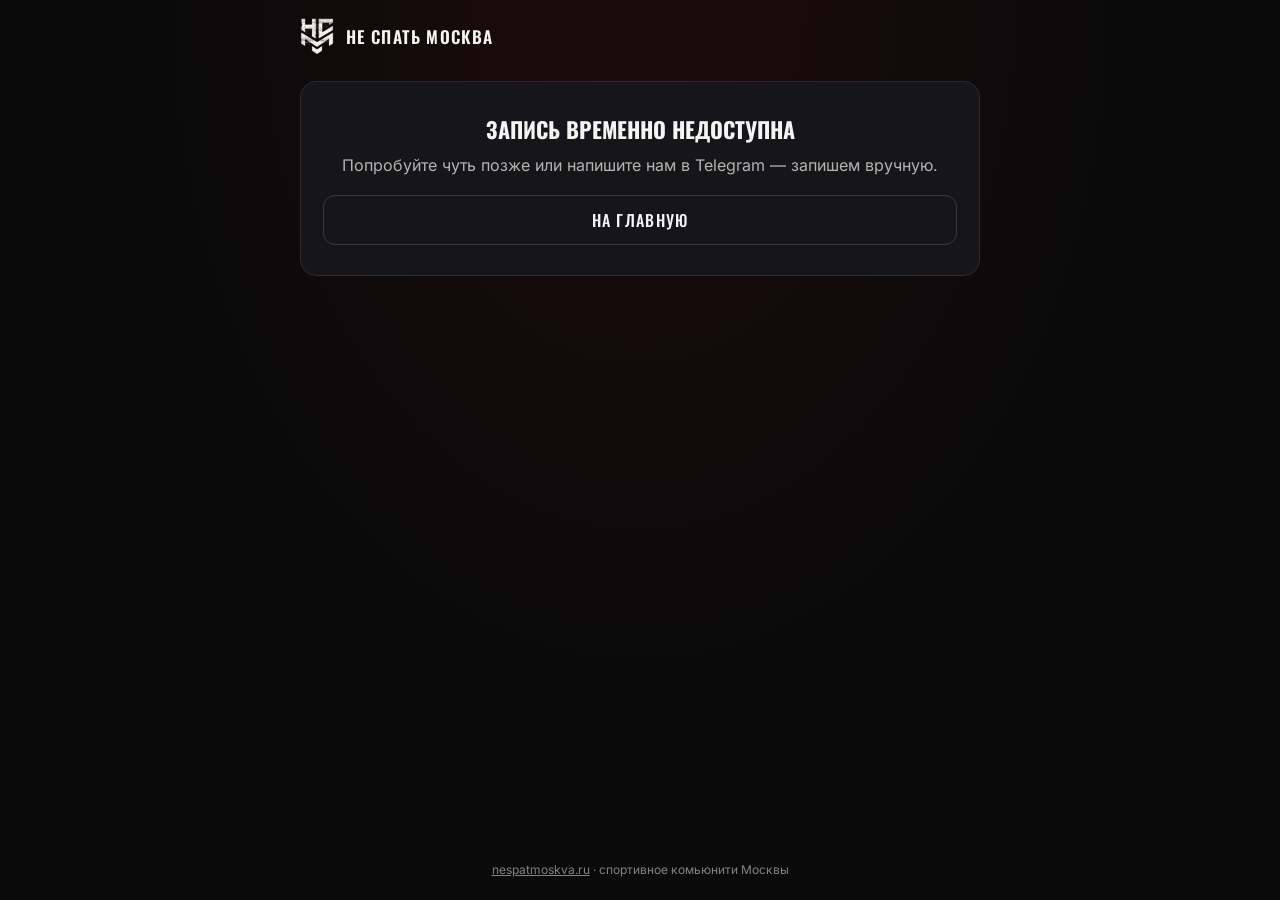
<file: zapis.html>
<!DOCTYPE html>
<html lang="ru">
<head>
  <meta charset="UTF-8">
  <meta name="viewport" content="width=device-width, initial-scale=1.0, viewport-fit=cover">
  <title>Запись на мероприятие — НЕ СПАТЬ МОСКВА</title>
  <meta name="description" content="Запишись на тренировку или событие клуба «НЕ СПАТЬ МОСКВА»: имя и телефон — и ты в списке.">
  <meta name="robots" content="noindex, follow">
  <meta name="theme-color" content="#0a0a0b">
  <meta property="og:title" content="Запись на мероприятие — НЕ СПАТЬ МОСКВА">
  <meta property="og:description" content="Тренировки, забеги и события клуба. Запишись за 10 секунд.">
  <meta property="og:image" content="https://nespatmoskva.ru/assets/img/team-main.jpg">
  <link rel="icon" href="assets/img/favicon.png" type="image/png">
  <link rel="preload" href="assets/fonts/oswald-cyrillic.woff2" as="font" type="font/woff2" crossorigin>
  <link rel="preload" href="assets/fonts/inter-cyrillic.woff2" as="font" type="font/woff2" crossorigin>
  <style>
    /* шрифты локальные — как на всём сайте */
    @font-face { font-family: "Oswald"; src: url("assets/fonts/oswald-cyrillic.woff2") format("woff2"); font-weight: 400 700; font-display: swap; unicode-range: U+0301, U+0400-045F, U+0490-0491, U+04B0-04B1, U+2116; }
    @font-face { font-family: "Oswald"; src: url("assets/fonts/oswald-latin.woff2") format("woff2"); font-weight: 400 700; font-display: swap; unicode-range: U+0000-00FF, U+2000-206F; }
    @font-face { font-family: "Inter"; src: url("assets/fonts/inter-cyrillic.woff2") format("woff2"); font-weight: 400 700; font-display: swap; unicode-range: U+0301, U+0400-045F, U+0490-0491, U+04B0-04B1, U+2116; }
    @font-face { font-family: "Inter"; src: url("assets/fonts/inter-latin.woff2") format("woff2"); font-weight: 400 700; font-display: swap; unicode-range: U+0000-00FF, U+2000-206F; }
    :root { --bg:#0a0a0b; --card:#16161a; --line:#2a2a2e; --ink:#f5f4f2; --dim:#b6b3ae; --mute:#85827d; --red:#e02b2b; --red2:#ff3b3b; --ok:#3fb86b; }
    * { margin: 0; padding: 0; box-sizing: border-box; }
    html, body { background: var(--bg); color: var(--ink); font: 16px/1.55 "Inter", system-ui, sans-serif; -webkit-font-smoothing: antialiased; }
    a { color: var(--ink); }
    [hidden] { display: none !important; }
    .page { min-height: 100svh; display: flex; flex-direction: column; background: radial-gradient(ellipse at top, #1d0b0b 0%, var(--bg) 55%); }
    header { display: flex; align-items: center; justify-content: space-between; padding: 18px max(20px, env(safe-area-inset-left)); max-width: 720px; width: 100%; margin: 0 auto; }
    .brand { display: flex; align-items: center; gap: 12px; text-decoration: none; }
    .brand img { width: 34px; height: auto; display: block; }
    .brand span { font-family: "Oswald", sans-serif; font-weight: 600; font-size: 17px; letter-spacing: .08em; text-transform: uppercase; }
    header .all { font-size: 13px; color: var(--dim); text-decoration: none; }
    main { flex: 1; width: 100%; max-width: 720px; margin: 0 auto; padding: 8px 20px 48px; }
    .eyebrow { font-size: 12px; font-weight: 600; letter-spacing: .2em; text-transform: uppercase; color: var(--red); }
    h1 { font-family: "Oswald", sans-serif; font-weight: 600; font-size: clamp(30px, 7vw, 46px); line-height: 1.05; text-transform: uppercase; letter-spacing: .01em; margin: 8px 0 18px; }
    .facts { display: grid; gap: 10px; margin: 0 0 18px; }
    .fact { display: grid; grid-template-columns: 22px 1fr; gap: 12px; align-items: start; }
    .fact svg { width: 22px; height: 22px; color: var(--red); margin-top: 1px; }
    .fact b { display: block; font-weight: 600; }
    .fact span { color: var(--dim); font-size: 14px; }
    .desc { color: var(--dim); white-space: pre-wrap; margin: 0 0 22px; }
    .card { background: var(--card); border: 1px solid var(--line); border-radius: 16px; padding: 22px; }
    .card h2 { font-family: "Oswald", sans-serif; font-size: 22px; font-weight: 600; text-transform: uppercase; letter-spacing: .03em; margin-bottom: 4px; }
    .card .sub { color: var(--dim); font-size: 14px; margin-bottom: 16px; }
    label.f { display: block; font-size: 13px; font-weight: 600; color: var(--dim); margin-bottom: 14px; }
    label.f input { display: block; width: 100%; margin-top: 6px; height: 52px; padding: 0 16px; border-radius: 12px; border: 1px solid #3a3a40; background: #0f0f12; color: var(--ink); font: inherit; font-size: 17px; }
    label.f input:focus { outline: none; border-color: var(--red); }
    .consent { display: flex; gap: 10px; align-items: flex-start; font-size: 13px; color: var(--dim); margin: 4px 0 18px; cursor: pointer; }
    .consent input { width: 20px; height: 20px; margin-top: 1px; accent-color: var(--red); flex: none; }
    .btn { display: inline-flex; align-items: center; justify-content: center; gap: 8px; width: 100%; height: 56px; border: 0; border-radius: 12px; background: var(--red); color: #fff; font-family: "Oswald", sans-serif; font-size: 19px; font-weight: 500; letter-spacing: .08em; text-transform: uppercase; cursor: pointer; text-decoration: none; }
    .btn:hover { background: var(--red2); }
    .btn:disabled { opacity: .55; cursor: default; }
    .btn.ghost { background: transparent; border: 1px solid #3a3a40; color: var(--ink); font-size: 16px; height: 50px; }
    .err { color: #ff8a80; font-size: 14px; min-height: 20px; margin-top: 10px; text-align: center; }
    .trap { position: absolute; left: -9999px; width: 1px; height: 1px; overflow: hidden; }
    .left { display: inline-block; font-size: 12px; font-weight: 600; padding: 3px 10px; border-radius: 999px; background: rgba(224,43,43,.14); color: #ff8a80; margin-left: 8px; vertical-align: middle; letter-spacing: 0; text-transform: none; font-family: "Inter", sans-serif; }
    .done { text-align: center; padding: 30px 22px; }
    .done .ok { width: 72px; height: 72px; border-radius: 50%; background: var(--ok); display: grid; place-items: center; margin: 0 auto 16px; }
    .done .ok svg { width: 36px; height: 36px; color: #fff; }
    .done h2 { font-size: 28px; }
    .done p { color: var(--dim); margin: 6px 0 20px; }
    .done .row { display: grid; gap: 10px; }
    .state { text-align: center; padding: 30px 22px; }
    .state b { display: block; font-family: "Oswald", sans-serif; font-size: 22px; text-transform: uppercase; margin-bottom: 6px; }
    .state p { color: var(--dim); margin-bottom: 18px; }
    .list { display: grid; gap: 12px; }
    .ev { display: grid; grid-template-columns: 70px 1fr; gap: 16px; align-items: center; background: var(--card); border: 1px solid var(--line); border-radius: 16px; padding: 16px; text-decoration: none; }
    .ev:hover { border-color: #3a3a40; }
    .dt { text-align: center; border-right: 1px solid var(--line); padding-right: 14px; }
    .dt b { display: block; font-family: "Oswald", sans-serif; font-size: 32px; font-weight: 600; line-height: 1; }
    .dt span { display: block; font-size: 12px; letter-spacing: .14em; text-transform: uppercase; color: var(--red); margin-top: 4px; }
    .ev .t { font-family: "Oswald", sans-serif; font-size: 20px; font-weight: 500; line-height: 1.2; }
    .ev .m { font-size: 13px; color: var(--dim); margin-top: 4px; }
    .ev .go { display: inline-block; margin-top: 8px; font-size: 13px; font-weight: 600; color: var(--red); }
    .skel { height: 120px; border-radius: 16px; background: linear-gradient(90deg, #141417, #1c1c20, #141417); background-size: 200% 100%; animation: sh 1.2s infinite; }
    @keyframes sh { to { background-position: -200% 0; } }
    footer { text-align: center; font-size: 12px; color: var(--mute); padding: 20px; }
    footer a { color: var(--mute); }
    @media (prefers-reduced-motion: reduce) { .skel { animation: none; } }
  </style>
</head>
<body>
<div class="page">
  <header>
    <a class="brand" href="./"><img src="assets/img/monogram.png" alt="" width="34" height="37"><span>Не спать Москва</span></a>
    <a class="all" href="zapis.html" id="allLink" hidden>Все мероприятия</a>
  </header>
  <main id="main"><div class="skel"></div></main>
  <footer><a href="./">nespatmoskva.ru</a> · спортивное комьюнити Москвы</footer>
</div>

<svg width="0" height="0" style="position:absolute" aria-hidden="true">
  <symbol id="i-cal" viewBox="0 0 24 24"><path fill="none" stroke="currentColor" stroke-width="2" stroke-linecap="round" d="M7 3v3M17 3v3M4 9h16M5 5h14a1 1 0 0 1 1 1v13a1 1 0 0 1-1 1H5a1 1 0 0 1-1-1V6a1 1 0 0 1 1-1Z"/></symbol>
  <symbol id="i-time" viewBox="0 0 24 24"><circle cx="12" cy="12" r="9" fill="none" stroke="currentColor" stroke-width="2"/><path fill="none" stroke="currentColor" stroke-width="2" stroke-linecap="round" d="M12 7v5l3 2"/></symbol>
  <symbol id="i-pin" viewBox="0 0 24 24"><path fill="none" stroke="currentColor" stroke-width="2" d="M12 21s-7-6.2-7-11.5A7 7 0 0 1 19 9.5C19 14.8 12 21 12 21Z"/><circle cx="12" cy="9.5" r="2.5" fill="none" stroke="currentColor" stroke-width="2"/></symbol>
  <symbol id="i-ok" viewBox="0 0 24 24"><path fill="none" stroke="currentColor" stroke-width="3" stroke-linecap="round" stroke-linejoin="round" d="m5 12.5 4.5 4.5L19 7.5"/></symbol>
</svg>

<script>
/* Запись на мероприятие: ?e=<код> — одно мероприятие с формой, без кода — список ближайших.
   Сервер — crm/pub.php (защита от ботов описана там). На GitHub Pages PHP нет — там
   страница покажет, что запись доступна на nespatmoskva.ru. */
(function () {
  "use strict";
  var API = "crm/pub.php";
  var MON = ["января","февраля","марта","апреля","мая","июня","июля","августа","сентября","октября","ноября","декабря"];
  var MONS = ["янв","фев","мар","апр","мая","июн","июл","авг","сен","окт","ноя","дек"];
  var WD = ["воскресенье","понедельник","вторник","среда","четверг","пятница","суббота"];
  var main = document.getElementById("main");
  var code = (location.search.match(/[?&]e=([a-z0-9]{4,16})/i) || [])[1] || "";
  var token = "", tokenAt = 0;

  function esc(s) { return String(s == null ? "" : s).replace(/[&<>"']/g, function (c) { return { "&": "&amp;", "<": "&lt;", ">": "&gt;", '"': "&quot;", "'": "&#39;" }[c]; }); }
  function day(iso) { var m = iso.split("-"); return new Date(+m[0], +m[1] - 1, +m[2]); }
  function dlong(iso) { var d = day(iso); return d.getDate() + " " + MON[d.getMonth()] + ", " + WD[d.getDay()]; }
  function times(e) { return e.time_start + (e.time_end ? " – " + e.time_end : ""); }
  function icon(id) { return '<svg aria-hidden="true"><use href="#' + id + '"/></svg>'; }
  function get(a, q) {
    return fetch(API + "?a=" + a + (q || ""), { credentials: "same-origin" }).then(function (r) {
      return r.json().catch(function () { throw new Error("offline"); });
    });
  }
  function offline() {
    main.innerHTML = '<div class="card state"><b>Запись временно недоступна</b><p>Попробуйте чуть позже или напишите нам в Telegram — запишем вручную.</p><a class="btn ghost" href="./">На главную</a></div>';
  }
  function getToken() {
    if (token && Date.now() - tokenAt < 5 * 3600 * 1000) return Promise.resolve(token);
    return get("token").then(function (d) { token = d.token || ""; tokenAt = Date.now(); return token; });
  }

  function facts(e) {
    return '<div class="facts">' +
      '<div class="fact">' + icon("i-cal") + "<div><b>" + esc(dlong(e.date)) + "</b></div></div>" +
      '<div class="fact">' + icon("i-time") + "<div><b>" + esc(times(e)) + "</b></div></div>" +
      '<div class="fact">' + icon("i-pin") + "<div><b>" + esc(e.place) + "</b>" + (e.address ? "<span>" + esc(e.address) + "</span>" : "") +
      (e.map_url ? '<span> · <a href="' + esc(e.map_url) + '" target="_blank" rel="noopener">открыть на карте</a></span>' : "") + "</div></div></div>";
  }

  function showEvent(e) {
    document.title = e.title + " — запись · НЕ СПАТЬ МОСКВА";
    document.getElementById("allLink").hidden = false;
    var left = e.left != null && e.state === "open" ? '<span class="left">' + (e.left <= 5 ? "осталось мест: " + e.left : "мест: " + e.left) + "</span>" : "";
    var html = '<span class="eyebrow">' + esc(e.kind) + "</span><h1>" + esc(e.title) + "</h1>" + facts(e) +
      (e.description ? '<p class="desc">' + esc(e.description) + "</p>" : "");
    var msg = { past: ["Мероприятие уже прошло", "Посмотрите ближайшие — и до встречи на тренировке."],
      closed: ["Запись закрыта", "Набор на это мероприятие завершён. Посмотрите другие события клуба."],
      full: ["Мест больше нет", "Все места заняты. Посмотрите другие мероприятия клуба."],
      cancelled: ["Мероприятие отменено", "Следите за анонсами в канале клуба."] }[e.state];
    if (msg) {
      html += '<div class="card state"><b>' + msg[0] + "</b><p>" + msg[1] + '</p><a class="btn ghost" href="zapis.html">Ближайшие мероприятия</a></div>';
      main.innerHTML = html;
      return;
    }
    html += '<form class="card" id="f" novalidate autocomplete="on"><h2>Записаться' + left + '</h2><p class="sub">Имя и телефон — больше ничего не нужно.</p>' +
      '<label class="f">Как тебя зовут<input type="text" name="name" id="name" autocomplete="name" maxlength="80" required placeholder="Имя и фамилия"></label>' +
      '<label class="f">Телефон<input type="tel" name="phone" id="phone" autocomplete="tel" inputmode="tel" required placeholder="+7 (___) ___-__-__"></label>' +
      '<label class="trap" aria-hidden="true">Компания<input type="text" name="company" id="company" tabindex="-1" autocomplete="off"></label>' +
      '<label class="consent"><input type="checkbox" id="consent"><span>Согласен(на) на обработку персональных данных — только чтобы клуб записал меня и связался по этому мероприятию.</span></label>' +
      '<button class="btn" id="go">Записаться</button><div class="err" id="err" role="alert"></div></form>';
    main.innerHTML = html;
    var f = document.getElementById("f"), phone = document.getElementById("phone"), err = document.getElementById("err"), go = document.getElementById("go");
    f.addEventListener("focusin", function () { getToken().catch(function () {}); }, { once: true });
    phone.addEventListener("input", function () {
      var d = phone.value.replace(/\D/g, "");
      if (!d) { phone.value = ""; return; }
      if (d[0] === "8") d = "7" + d.slice(1);
      if (d[0] !== "7") d = "7" + d;
      d = d.slice(0, 11);
      var o = "+7"; if (d.length > 1) o += " (" + d.slice(1, 4); if (d.length >= 4) o += ") " + d.slice(4, 7);
      if (d.length >= 7) o += "-" + d.slice(7, 9); if (d.length >= 9) o += "-" + d.slice(9, 11);
      phone.value = o;
    });
    f.onsubmit = function (ev) {
      ev.preventDefault();
      var name = document.getElementById("name").value.trim(), ph = phone.value.replace(/\D/g, "");
      if (!/\p{L}/u.test(name)) { err.textContent = "Напиши, как тебя зовут"; return; }
      if (ph.length !== 11) { err.textContent = "Проверь номер телефона"; return; }
      if (!document.getElementById("consent").checked) { err.textContent = "Отметь согласие на обработку данных"; return; }
      err.textContent = ""; go.disabled = true; go.textContent = "Записываем…";
      var body = { e: e.code, name: name, phone: ph, consent: true, company: document.getElementById("company").value };
      function send(retry) {
        return getToken().then(function (t) {
          body.token = t; token = "";
          return fetch(API + "?a=register", { method: "POST", headers: { "Content-Type": "application/json" }, body: JSON.stringify(body), credentials: "same-origin" });
        }).then(function (r) { return r.json(); }).then(function (d) {
          if (d.ok) return done(d.event || e, name, d.already);
          if (!retry && /^token|too_fast/.test(d.why || "")) return new Promise(function (res) { setTimeout(res, 3200); }).then(function () { return send(true); });
          throw new Error(d.error || "Не получилось записаться");
        });
      }
      send(false).catch(function (x) {
        go.disabled = false; go.textContent = "Записаться";
        err.textContent = x.message === "offline" || x instanceof TypeError ? "Нет связи с сервером — попробуй ещё раз" : x.message;
      });
    };
  }

  function ics(e) {
    var d = e.date.replace(/-/g, ""), s = e.time_start.replace(":", "") + "00", en = (e.time_end || "").replace(":", "");
    var end = en ? en + "00" : String(Math.min(23, +e.time_start.slice(0, 2) + 2)).padStart(2, "0") + e.time_start.slice(3) + "00";
    var t = ["BEGIN:VCALENDAR", "VERSION:2.0", "PRODID:-//nespatmoskva//zapis//RU", "BEGIN:VEVENT",
      "UID:" + e.code + "@nespatmoskva.ru", "DTSTAMP:" + new Date().toISOString().replace(/[-:]/g, "").slice(0, 15) + "Z",
      "DTSTART;TZID=Europe/Moscow:" + d + "T" + s, "DTEND;TZID=Europe/Moscow:" + d + "T" + end,
      "SUMMARY:" + e.title.replace(/[,;]/g, " ") + " — НЕ СПАТЬ МОСКВА",
      "LOCATION:" + (e.place + (e.address ? ", " + e.address : "")).replace(/[,;]/g, " "),
      "URL:" + location.href.split("#")[0], "END:VEVENT", "END:VCALENDAR"].join("\r\n");
    return "data:text/calendar;charset=utf-8," + encodeURIComponent(t);
  }

  function done(e, name, already) {
    main.innerHTML = '<div class="card done"><div class="ok">' + icon("i-ok") + "</div>" +
      "<h2>" + (already ? "Ты уже записан" : "Ты в списке!") + "</h2><p>" + esc(name.split(" ")[0]) + ", ждём тебя: " + esc(dlong(e.date)) + ", " + esc(times(e)) + ".<br>" + esc(e.place) + "</p>" +
      '<div class="row"><a class="btn" href="' + ics(e) + '" download="nespat-' + esc(e.code) + '.ics">Добавить в календарь</a>' +
      (e.map_url ? '<a class="btn ghost" href="' + esc(e.map_url) + '" target="_blank" rel="noopener">Как добраться</a>' : "") +
      '<a class="btn ghost" href="zapis.html">Другие мероприятия</a></div></div>';
    window.scrollTo(0, 0);
  }

  function showList(list) {
    document.title = "Ближайшие мероприятия — НЕ СПАТЬ МОСКВА";
    if (!list.length) {
      main.innerHTML = '<span class="eyebrow">Запись</span><h1>Ближайшие мероприятия</h1><div class="card state"><b>Скоро анонс</b><p>Новые тренировки и события появятся здесь и в канале клуба.</p><a class="btn ghost" href="./">На главную</a></div>';
      return;
    }
    main.innerHTML = '<span class="eyebrow">Запись</span><h1>Ближайшие мероприятия</h1><div class="list">' + list.map(function (e) {
      var d = day(e.date);
      return '<a class="ev" href="zapis.html?e=' + esc(e.code) + '"><div class="dt"><b>' + d.getDate() + "</b><span>" + MONS[d.getMonth()] + "</span></div>" +
        '<div><div class="t">' + esc(e.title) + '</div><div class="m">' + esc(WD[d.getDay()]) + ", " + esc(times(e)) + " · " + esc(e.place) + "</div>" +
        '<span class="go">' + (e.state === "full" ? "Мест нет" : "Записаться →") + "</span></div></a>";
    }).join("") + "</div>";
  }

  (code ? get("event", "&e=" + encodeURIComponent(code)).then(function (d) {
    if (d.ok) showEvent(d.event);
    else main.innerHTML = '<div class="card state"><b>Мероприятие не найдено</b><p>Возможно, ссылка устарела. Посмотрите ближайшие события клуба.</p><a class="btn ghost" href="zapis.html">Ближайшие мероприятия</a></div>';
  }) : get("events").then(function (d) { if (!d.ok) throw new Error(); showList(d.events); })).catch(offline);
})();
</script>
</body>
</html>
</file>
<file: assets/css/style.css>
/* Шрифты хостятся у нас: Google Fonts в РФ работает нестабильно,
   а при его недоступности сайт терял фирменную гарнитуру.
   Файлы вариативные (один на все начертания), вместе — 96 КБ. */
@font-face {
  font-family: "Oswald";
  src: url("../fonts/oswald-cyrillic.woff2") format("woff2");
  font-weight: 400 700;
  font-style: normal;
  font-display: swap;
  unicode-range: U+0301, U+0400-045F, U+0490-0491, U+04B0-04B1, U+2116;
}
@font-face {
  font-family: "Oswald";
  src: url("../fonts/oswald-latin.woff2") format("woff2");
  font-weight: 400 700;
  font-style: normal;
  font-display: swap;
  unicode-range: U+0000-00FF, U+0131, U+0152-0153, U+02BB-02BC, U+02C6, U+02DA, U+02DC, U+0304, U+0308, U+0329, U+2000-206F, U+2074, U+20AC, U+2122, U+2191, U+2193, U+2212, U+2215, U+FEFF, U+FFFD;
}
@font-face {
  font-family: "Inter";
  src: url("../fonts/inter-cyrillic.woff2") format("woff2");
  font-weight: 400 700;
  font-style: normal;
  font-display: swap;
  unicode-range: U+0301, U+0400-045F, U+0490-0491, U+04B0-04B1, U+2116;
}
@font-face {
  font-family: "Inter";
  src: url("../fonts/inter-latin.woff2") format("woff2");
  font-weight: 400 700;
  font-style: normal;
  font-display: swap;
  unicode-range: U+0000-00FF, U+0131, U+0152-0153, U+02BB-02BC, U+02C6, U+02DA, U+02DC, U+0304, U+0308, U+0329, U+2000-206F, U+2074, U+20AC, U+2122, U+2191, U+2193, U+2212, U+2215, U+FEFF, U+FFFD;
}

/* НЕ СПАТЬ МОСКВА — фирменные токены */
:root {
  --c-bg: #0a0a0b;
  --c-bg-2: #121214;
  --c-surface: #1a1a1d;
  --c-text: #f5f4f2;
  --c-text-dim: #b6b3ae;
  --c-accent: #e02b2b;
  --c-accent-hot: #ff3b3b;
  --c-border: #2a2a2e;
  --font-display: "Oswald", "Arial Narrow", sans-serif;
  --font-body: "Inter", system-ui, sans-serif;
  --shadow-card: 0 10px 40px rgba(0, 0, 0, .45);
  --ease-out: cubic-bezier(.22, 1, .36, 1);
  --nav-h: 72px;
}

*, *::before, *::after { box-sizing: border-box; margin: 0; padding: 0; }
html { scroll-behavior: smooth; }
body {
  background: var(--c-bg);
  color: var(--c-text);
  font-family: var(--font-body);
  font-size: 16px;
  line-height: 1.6;
  -webkit-font-smoothing: antialiased;
  overflow-x: hidden;
}
img, video { display: block; max-width: 100%; }
a { color: inherit; text-decoration: none; }
ul, ol { list-style: none; }
button { font: inherit; background: none; border: 0; color: inherit; cursor: pointer; }

.container { width: min(1180px, 100% - 40px); margin-inline: auto; }
.accent { color: var(--c-accent-hot); }

/* ---------- Reveal on scroll ---------- */
.reveal { opacity: 0; transform: translateY(28px); transition: opacity .7s var(--ease-out), transform .7s var(--ease-out); }
.reveal.is-visible { opacity: 1; transform: none; }
@media (prefers-reduced-motion: reduce) {
  html { scroll-behavior: auto; }
  .reveal { opacity: 1; transform: none; transition: none; }
  /* бегущую строку не останавливаем (фирменный элемент) — только замедляем */
  .ticker__track { animation-duration: 84s !important; }
  .hero__scroll { display: none; }
}

/* ---------- Nav ---------- */
.nav {
  position: fixed; inset: 0 0 auto 0; z-index: 50;
  display: flex; align-items: center; justify-content: space-between;
  height: var(--nav-h); padding-inline: clamp(16px, 4vw, 40px);
  transition: background .3s, box-shadow .3s;
}
.nav.is-scrolled { background: rgba(10, 10, 11, .88); backdrop-filter: blur(12px); box-shadow: 0 1px 0 var(--c-border); }
.nav__logo { display: flex; align-items: center; gap: 10px; }
.nav__mark { width: 30px; height: auto; }
.footer__mark { width: 34px; height: auto; }
.nav__wordmark { font-family: var(--font-display); font-weight: 700; font-size: 18px; letter-spacing: .06em; line-height: 1.05; display: flex; flex-direction: column; }
.nav__wordmark em { font-style: normal; color: var(--c-accent-hot); font-size: 10px; letter-spacing: .5em; }
.nav__links { display: flex; align-items: center; gap: clamp(16px, 2.5vw, 34px); }
.nav__links a { font-weight: 500; font-size: 15px; color: var(--c-text-dim); transition: color .2s; }
.nav__links a:hover, .nav__links a:focus-visible { color: var(--c-text); }
.nav__cta {
  color: #fff !important; background: var(--c-accent); padding: 10px 22px;
  font-family: var(--font-display); font-weight: 600; letter-spacing: .08em; text-transform: uppercase;
  clip-path: polygon(8px 0, 100% 0, calc(100% - 8px) 100%, 0 100%);
  transition: background .2s, transform .2s;
}
.nav__cta:hover, .nav__cta:focus-visible { background: var(--c-accent-hot); transform: translateY(-1px); }
.nav__burger { display: none; flex-direction: column; gap: 5px; padding: 8px; }
.nav__burger span { width: 24px; height: 2px; background: var(--c-text); transition: transform .3s, opacity .3s; }

@media (max-width: 820px) {
  .nav__burger { display: flex; }
  .nav__links {
    position: fixed; inset: var(--nav-h) 0 auto 0; z-index: 49;
    flex-direction: column; align-items: stretch; gap: 0;
    background: rgba(10, 10, 11, .97); backdrop-filter: blur(14px);
    padding: 8px 20px 24px; border-bottom: 1px solid var(--c-border);
    transform: translateY(-120%); transition: transform .35s var(--ease-out);
  }
  .nav__links.is-open { transform: none; }
  .nav__links a { padding: 14px 4px; font-size: 17px; border-bottom: 1px solid var(--c-border); }
  .nav__links a.nav__cta { margin-top: 16px; text-align: center; border: 0; }
  .nav__burger[aria-expanded="true"] span:nth-child(1) { transform: translateY(7px) rotate(45deg); }
  .nav__burger[aria-expanded="true"] span:nth-child(2) { opacity: 0; }
  .nav__burger[aria-expanded="true"] span:nth-child(3) { transform: translateY(-7px) rotate(-45deg); }
}

/* ---------- Hero ---------- */
.hero { position: relative; min-height: 100svh; display: flex; align-items: center; justify-content: center; text-align: center; overflow: hidden; }
.hero__bg { position: absolute; inset: -8% 0; z-index: -2; will-change: transform; }
.hero__bg img { width: 100%; height: 100%; object-fit: cover; object-position: center 32%; filter: saturate(.85) contrast(1.05); }
.hero__overlay {
  position: absolute; inset: 0; z-index: -1;
  background:
    radial-gradient(ellipse at center 40%, rgba(10,10,11,.25) 0%, rgba(10,10,11,.78) 75%),
    linear-gradient(180deg, rgba(10,10,11,.55) 0%, rgba(10,10,11,.25) 35%, var(--c-bg) 98%);
}
.hero__content { padding: calc(var(--nav-h) + 32px) 20px 80px; max-width: 900px; }
.hero__kicker {
  font-family: var(--font-display); text-transform: uppercase; letter-spacing: .35em;
  font-size: clamp(11px, 1.4vw, 14px); color: var(--c-text-dim); margin-bottom: 18px;
}
.hero__title { font-family: var(--font-display); text-transform: uppercase; font-weight: 700; line-height: 1.04; font-size: clamp(34px, 6.2vw, 72px); }
.hero__line { display: block; }
.hero__line--accent { color: var(--c-accent-hot); text-shadow: 0 0 42px rgba(224, 43, 43, .35); }
.hero__slogan {
  font-family: var(--font-display); text-transform: uppercase; letter-spacing: .18em;
  color: var(--c-text); font-size: clamp(14px, 1.9vw, 20px); margin-top: 22px;
}
.hero__sub { margin: 16px auto 34px; display: grid; gap: 6px; }
.hero__facts { font-family: var(--font-display); text-transform: uppercase; letter-spacing: .12em; font-size: clamp(13px, 1.6vw, 16px); }
.hero__facts i { font-style: normal; color: var(--c-accent-hot); margin: 0 10px; }
.hero__facts--dim { color: var(--c-text-dim); font-size: clamp(12px, 1.4vw, 14px); }
.hero__actions { display: flex; gap: 16px; justify-content: center; flex-wrap: wrap; }
.hero__scroll { position: absolute; bottom: 26px; left: 50%; translate: -50% 0; width: 24px; height: 38px; border: 2px solid rgba(245,244,242,.4); border-radius: 14px; }
.hero__scroll span { position: absolute; top: 7px; left: 50%; translate: -50% 0; width: 4px; height: 8px; border-radius: 2px; background: var(--c-accent-hot); animation: scrollhint 1.8s infinite; }
@keyframes scrollhint { 0% { transform: translateY(0); opacity: 1; } 70% { transform: translateY(12px); opacity: 0; } 100% { opacity: 0; } }

/* ---------- Buttons ---------- */
.btn {
  display: inline-block; font-family: var(--font-display); font-weight: 600; font-size: 16px;
  text-transform: uppercase; letter-spacing: .08em; padding: 16px 34px;
  clip-path: polygon(10px 0, 100% 0, calc(100% - 10px) 100%, 0 100%);
  transition: transform .2s, background .2s, box-shadow .2s; cursor: pointer;
}
.btn--primary { background: var(--c-accent); color: #fff; box-shadow: 0 8px 30px rgba(224, 43, 43, .35); }
.btn--primary:hover, .btn--primary:focus-visible { background: var(--c-accent-hot); transform: translateY(-2px); box-shadow: 0 12px 36px rgba(224, 43, 43, .5); }
.btn--ghost { background: rgba(245,244,242,.08); color: var(--c-text); border: 0; outline: 1px solid rgba(245,244,242,.25); outline-offset: -1px; }
.btn--ghost:hover, .btn--ghost:focus-visible { background: rgba(245,244,242,.16); transform: translateY(-2px); }
.btn--gold { background: #ffc93c; color: #171204; box-shadow: 0 8px 30px rgba(255, 201, 60, .25); }
.btn--gold:hover, .btn--gold:focus-visible { background: #ffd75e; transform: translateY(-2px); box-shadow: 0 12px 36px rgba(255, 201, 60, .4); }
.btn--tg { background: #2aabee; color: #fff; display: inline-flex; align-items: center; gap: 10px; }
.btn--tg svg { width: 20px; height: 20px; }
.btn--tg:hover, .btn--tg:focus-visible { background: #45b8f2; transform: translateY(-2px); }
:focus-visible { outline: 2px solid var(--c-accent-hot); outline-offset: 3px; }

/* ---------- Ticker ---------- */
.ticker { overflow: hidden; border-block: 1px solid var(--c-border); background: var(--c-bg-2); padding: 14px 0; }
.ticker__track { display: flex; gap: 28px; width: max-content; animation: ticker 28s linear infinite; }
.ticker__track span { font-family: var(--font-display); font-weight: 600; text-transform: uppercase; letter-spacing: .2em; font-size: 15px; color: var(--c-text-dim); white-space: nowrap; }
.ticker__track i { color: var(--c-accent); font-style: normal; }
@keyframes ticker { to { transform: translateX(-50%); } }

/* ---------- Sections ---------- */
.section { padding: clamp(72px, 10vw, 120px) 0; }
.section__kicker {
  font-family: var(--font-display); text-transform: uppercase; letter-spacing: .35em;
  font-size: 12px; color: var(--c-accent-hot); margin-bottom: 14px;
}
.section__kicker--light { color: var(--c-accent-hot); }
.section__title { font-family: var(--font-display); text-transform: uppercase; font-weight: 700; line-height: 1.1; font-size: clamp(28px, 4.2vw, 46px); margin-bottom: 18px; }
.section__lead { color: var(--c-text-dim); max-width: 640px; margin-bottom: 42px; }

/* ---------- About ---------- */
.about { background: var(--c-bg); }
.about__grid { display: grid; grid-template-columns: repeat(auto-fit, minmax(240px, 1fr)); gap: 20px; margin-top: 44px; }
.card {
  background: var(--c-surface); border: 1px solid var(--c-border); padding: 30px 26px;
  transition: transform .3s var(--ease-out), border-color .3s; box-shadow: var(--shadow-card);
}
.card:hover { transform: translateY(-6px); border-color: rgba(224, 43, 43, .5); }
.card__icon { width: 48px; height: 48px; display: grid; place-items: center; background: rgba(224, 43, 43, .12); color: var(--c-accent-hot); margin-bottom: 18px; }
.card__icon svg { width: 26px; height: 26px; }
.card h3 { font-family: var(--font-display); text-transform: uppercase; font-size: 19px; letter-spacing: .03em; margin-bottom: 10px; }
.card p { color: var(--c-text-dim); font-size: 15px; }

/* ---------- Trainings ---------- */
.trainings { background: var(--c-bg-2); }
.trainings__grid { display: grid; grid-template-columns: repeat(auto-fit, minmax(250px, 1fr)); gap: 20px; margin-top: 44px; }
.tcard {
  position: relative; min-height: 340px; display: flex; flex-direction: column; justify-content: flex-end;
  padding: 26px 24px; overflow: hidden; isolation: isolate; cursor: default;
  /* сам background-image задаётся inline в HTML: url() внутри var() Chrome
     резолвит относительно CSS-файла, и фото карточек не грузились */
  background-size: cover; background-position: center 25%;
  border: 1px solid var(--c-border); transition: transform .35s var(--ease-out);
}
.tcard::after {
  content: ""; position: absolute; inset: 0; z-index: -1;
  background: linear-gradient(180deg, rgba(10,10,11,.05) 30%, rgba(10,10,11,.92) 85%);
  transition: background .3s;
}
.tcard:hover { transform: translateY(-6px); }
.tcard__icon {
  width: 48px; height: 48px; display: grid; place-items: center;
  margin-bottom: auto; /* прижимает текст карточки к низу, иконку — к верху */
  background: rgba(10, 10, 11, .55); backdrop-filter: blur(4px);
  border: 1px solid rgba(224, 43, 43, .45); color: var(--c-accent-hot);
  transition: background .3s, border-color .3s;
}
.tcard:hover .tcard__icon { background: rgba(224, 43, 43, .25); border-color: var(--c-accent-hot); }
.tcard__icon svg { width: 26px; height: 26px; }
.tcard h3 { font-family: var(--font-display); text-transform: uppercase; font-size: 21px; margin-bottom: 8px; }
.tcard h3::after { content: ""; display: block; width: 44px; height: 3px; background: var(--c-accent); margin-top: 8px; transition: width .3s var(--ease-out); }
.tcard:hover h3::after { width: 80px; }
.tcard p { color: var(--c-text-dim); font-size: 14.5px; }

/* ---------- Gallery ---------- */
.gallery { background: var(--c-bg); }
.gallery__grid {
  display: grid; gap: 14px; margin-top: 44px;
  grid-template-columns: repeat(2, 1fr);
}
@media (min-width: 700px) { .gallery__grid { grid-template-columns: repeat(4, 1fr); } }
.gallery__item {
  position: relative; overflow: hidden; background: var(--c-surface); cursor: pointer;
  aspect-ratio: 3 / 4; border: 1px solid var(--c-border);
}
.gallery__item img, .gallery__item video { width: 100%; height: 100%; object-fit: cover; transition: transform .5s var(--ease-out), filter .5s; }
.gallery__item:hover img, .gallery__item:hover video { transform: scale(1.05); }
.gallery__item::after {
  content: ""; position: absolute; inset: 0; pointer-events: none;
  background: linear-gradient(180deg, transparent 60%, rgba(10,10,11,.55)); opacity: 0; transition: opacity .3s;
}
.gallery__item:hover::after { opacity: 1; }
.gallery__play {
  position: absolute; inset: 0; margin: auto; width: 64px; height: 64px; z-index: 2;
  display: grid; place-items: center; border-radius: 50%;
  background: rgba(224, 43, 43, .9); color: #fff; cursor: pointer;
  transition: transform .25s, background .25s;
}
.gallery__play svg { width: 28px; height: 28px; margin-left: 3px; }
.gallery__play:hover { transform: scale(1.1); background: var(--c-accent-hot); }
.gallery__hint { color: var(--c-text-dim); font-size: 14px; margin-top: 18px; }

/* ---------- Ranks ---------- */
.ranks { background: var(--c-bg-2); position: relative; overflow: hidden; }
.ranks::before {
  content: "НСМ"; position: absolute; right: -3%; top: 4%; z-index: 0;
  font-family: var(--font-display); font-weight: 700; font-size: clamp(160px, 26vw, 380px);
  color: transparent; -webkit-text-stroke: 1px rgba(245,244,242,.05); line-height: 1; pointer-events: none;
}
.ranks .container { position: relative; z-index: 1; }
.ranks__list { display: grid; gap: 10px; max-width: 860px; }
.rank { background: var(--c-surface); border: 1px solid var(--c-border); transition: border-color .3s; }
.rank[open], .rank:hover { border-color: rgba(224, 43, 43, .45); }
.rank__head {
  list-style: none; cursor: pointer; display: flex; align-items: center; gap: 18px;
  padding: 14px 20px;
}
.rank__head::-webkit-details-marker { display: none; }
.rank__badge {
  flex: 0 0 48px; width: 48px; height: 48px; display: grid; place-items: center;
  background: var(--c-bg); border: 2px solid var(--c-border);
  clip-path: polygon(50% 0, 100% 25%, 100% 75%, 50% 100%, 0 75%, 0 25%);
  transition: border-color .3s;
}
.rank[open] .rank__badge, .rank:hover .rank__badge { border-color: var(--c-accent); }
.rank__num { font-family: var(--font-display); font-weight: 700; font-size: 18px; color: var(--c-accent-hot); }
.rank__badge svg { width: 22px; height: 22px; color: #ffc93c; }
.rank__name { flex: 1; font-family: var(--font-display); text-transform: uppercase; font-size: clamp(18px, 2.2vw, 22px); letter-spacing: .05em; }
.rank__chevron { width: 20px; height: 20px; color: var(--c-text-dim); transition: transform .3s var(--ease-out); flex: 0 0 20px; }
.rank[open] .rank__chevron, .faq__item[open] .rank__chevron { transform: rotate(180deg); }
.rank__body { padding: 2px 20px 20px 86px; }
@media (max-width: 560px) { .rank__body { padding-left: 20px; } }
.rank__how { color: var(--c-accent-hot); font-size: 13px; font-weight: 600; text-transform: uppercase; letter-spacing: .12em; margin-bottom: 8px; }
.rank__desc { color: var(--c-text-dim); font-size: 15px; }
.rank__awards {
  margin-top: 14px; display: flex; flex-wrap: wrap; align-items: center; gap: 8px 6px;
  color: var(--c-text); font-size: 14px; font-weight: 500;
}
.rank__awards svg { width: 20px; height: 20px; color: var(--c-accent-hot); margin-left: 10px; }
.rank__awards svg:first-child { margin-left: 0; }
.rank--legend .rank__badge { background: linear-gradient(150deg, #2a1113, #1a1a1d); border-color: #ffc93c; }
.rank--legend .rank__name { color: #ffc93c; }
.rank--legend[open], .rank--legend:hover { border-color: rgba(255, 201, 60, .5); }

/* ---------- Join ---------- */
.join { position: relative; overflow: hidden; }
.join__bg { position: absolute; inset: 0; z-index: 0; }
.join__bg img { width: 100%; height: 100%; object-fit: cover; object-position: center 30%; filter: saturate(.7) brightness(.9); }
.join::before { content: ""; position: absolute; inset: 0; z-index: 1; background: linear-gradient(100deg, rgba(10,10,11,.96) 30%, rgba(10,10,11,.82) 65%, rgba(10,10,11,.65)); }
.join__inner { position: relative; z-index: 2; display: grid; gap: 48px; align-items: center; }
@media (min-width: 900px) { .join__inner { grid-template-columns: 1.1fr 1fr; } }
.join__points { margin-top: 26px; display: grid; gap: 12px; }
.join__points li { position: relative; padding-left: 30px; color: var(--c-text-dim); }
.join__points li::before {
  content: ""; position: absolute; left: 0; top: 7px; width: 16px; height: 9px;
  border-left: 3px solid var(--c-accent-hot); border-bottom: 3px solid var(--c-accent-hot); transform: rotate(-45deg);
}
.form { background: rgba(18, 18, 20, .92); border: 1px solid var(--c-border); padding: clamp(26px, 4vw, 40px); backdrop-filter: blur(8px); box-shadow: var(--shadow-card); }
.form__title { font-family: var(--font-display); text-transform: uppercase; font-size: 24px; margin-bottom: 8px; }
.form__promise { color: var(--c-text-dim); font-size: 14px; margin-bottom: 20px; }
.form__field { margin-bottom: 18px; }
.form__field label { display: block; font-size: 13px; font-weight: 600; text-transform: uppercase; letter-spacing: .1em; color: var(--c-text-dim); margin-bottom: 8px; }
.form__field input {
  width: 100%; padding: 14px 16px; font: inherit; color: var(--c-text);
  background: var(--c-bg); border: 1px solid var(--c-border); border-radius: 0; transition: border-color .2s, box-shadow .2s;
}
.form__field input::placeholder { color: #6d6a66; }
.form__field input:focus { outline: none; border-color: var(--c-accent); box-shadow: 0 0 0 3px rgba(224, 43, 43, .18); }
.form__field input.is-invalid { border-color: var(--c-accent-hot); }
.form__hp { position: absolute; left: -9999px; opacity: 0; height: 0; }
.form__submit { width: 100%; margin-top: 6px; }
.form__submit[disabled] { opacity: .6; cursor: progress; transform: none; }
.form__status { min-height: 22px; margin-top: 12px; font-size: 14.5px; }
.form__status.is-ok { color: #58d68d; }
.form__status.is-err { color: var(--c-accent-hot); }
.form__privacy { margin-top: 10px; font-size: 12px; color: #6d6a66; }

/* ---------- Movement (масштаб) ---------- */
.movement { background: var(--c-bg); }
.movement__grid { display: grid; grid-template-columns: repeat(auto-fit, minmax(230px, 1fr)); gap: 14px; margin-top: 40px; }
.mitem {
  display: flex; align-items: center; gap: 14px; padding: 18px 20px;
  background: var(--c-surface); border: 1px solid var(--c-border);
  font-family: var(--font-display); font-weight: 600; text-transform: uppercase; letter-spacing: .06em; font-size: 16px;
  transition: transform .3s var(--ease-out), border-color .3s;
}
.mitem:hover { transform: translateY(-4px); border-color: rgba(224, 43, 43, .5); }
.mitem svg { width: 26px; height: 26px; color: var(--c-accent-hot); flex: 0 0 26px; }

/* ---------- Philosophy ---------- */
.philosophy { background: var(--c-bg-2); position: relative; overflow: hidden; }
.philosophy::before {
  content: "НЕ СПАТЬ"; position: absolute; left: 50%; top: 50%; translate: -50% -50%; z-index: 0;
  font-family: var(--font-display); font-weight: 700; white-space: nowrap;
  font-size: clamp(120px, 22vw, 320px); color: transparent;
  -webkit-text-stroke: 1px rgba(245, 244, 242, .04); pointer-events: none;
}
.philosophy .container { position: relative; z-index: 1; }
.philosophy__statement { max-width: 780px; }
.philosophy__lead { font-family: var(--font-display); text-transform: uppercase; font-weight: 700; line-height: 1.15; font-size: clamp(26px, 4vw, 42px); margin-bottom: 30px; }
.philosophy__words { display: grid; gap: 10px; margin-bottom: 30px; }
.philosophy__words li { font-size: clamp(17px, 2vw, 21px); color: var(--c-text-dim); padding-left: 26px; position: relative; }
.philosophy__words li::before { content: ""; position: absolute; left: 0; top: .55em; width: 12px; height: 3px; background: var(--c-accent); }
.philosophy__closing { font-family: var(--font-display); text-transform: uppercase; letter-spacing: .1em; font-size: clamp(16px, 2vw, 20px); color: var(--c-accent-hot); }

/* ---------- Values + Story ---------- */
.values { background: var(--c-bg); }
.values__inner { display: grid; gap: 48px; }
@media (min-width: 900px) { .values__inner { grid-template-columns: 1fr 1.4fr; } }
.values__list { display: grid; gap: 12px; margin-top: 26px; }
.values__list li {
  position: relative; padding-left: 34px;
  font-family: var(--font-display); font-weight: 600; text-transform: uppercase; letter-spacing: .06em; font-size: clamp(17px, 2vw, 21px);
}
.values__list li::before {
  content: ""; position: absolute; left: 0; top: .32em; width: 18px; height: 10px;
  border-left: 3px solid var(--c-accent-hot); border-bottom: 3px solid var(--c-accent-hot); transform: rotate(-45deg);
}
.story__card { margin-top: 26px; background: var(--c-surface); border: 1px solid var(--c-border); overflow: hidden; box-shadow: var(--shadow-card); }
@media (min-width: 640px) { .story__card { display: grid; grid-template-columns: 220px 1fr; } }
.story__img { width: 100%; height: 100%; object-fit: cover; min-height: 200px; }
.story__text { padding: 26px; display: grid; gap: 14px; align-content: center; }
.story__text p { color: var(--c-text-dim); font-size: 15.5px; }

/* ---------- Big video ---------- */
.bigvideo { background: var(--c-bg-2); }
.bigvideo__frame { position: relative; margin-top: 44px; overflow: hidden; border: 1px solid var(--c-border); box-shadow: var(--shadow-card); cursor: pointer; }
.bigvideo__frame video { width: 100%; max-height: 78vh; object-fit: cover; display: block; }
.bigvideo__play {
  position: absolute; inset: 0; display: flex; flex-direction: column; align-items: center; justify-content: center; gap: 12px;
  background: linear-gradient(180deg, rgba(10,10,11,.15), rgba(10,10,11,.45)); color: #fff; cursor: pointer;
  font-family: var(--font-display); font-weight: 600; text-transform: uppercase; letter-spacing: .14em; font-size: 14px;
  transition: background .3s;
}
.bigvideo__play svg { width: 74px; height: 74px; padding: 20px; box-sizing: border-box; border-radius: 50%; background: rgba(224, 43, 43, .92); transition: transform .25s, background .25s; }
.bigvideo__play:hover svg { transform: scale(1.1); background: var(--c-accent-hot); }

/* ---------- Сертификаты: блок в секции званий ---------- */
.certnote {
  display: grid; gap: 18px; align-items: center; margin-bottom: 34px;
  background: var(--c-surface); border: 1px solid var(--c-border);
  border-left: 3px solid var(--c-accent); padding: 22px 24px;
}
@media (min-width: 880px) { .certnote { grid-template-columns: auto 1fr auto; } }
.certnote__icon {
  width: 46px; height: 46px; display: grid; place-items: center;
  background: rgba(224, 43, 43, .12); color: var(--c-accent-hot);
}
.certnote__icon svg { width: 24px; height: 24px; }
.certnote__text h3 {
  font-family: var(--font-display); text-transform: uppercase; font-size: 17px;
  letter-spacing: .04em; margin-bottom: 6px;
}
.certnote__text p { color: var(--c-text-dim); font-size: 14.5px; }
.certnote__btn { white-space: nowrap; }

.footer__certlink { font-size: 13px; color: var(--c-text-dim); border-bottom: 1px solid transparent; transition: color .2s, border-color .2s; }
.footer__certlink:hover, .footer__certlink:focus-visible { color: var(--c-text); border-color: var(--c-accent); }

/* ---------- Reviews (карусель) ---------- */
.reviews { background: var(--c-bg-2); }
.reviews__shell { position: relative; margin-top: 44px; display: flex; align-items: stretch; gap: 10px; }
.reviews__carousel {
  display: flex; gap: 16px; overflow-x: auto; scroll-snap-type: x mandatory;
  scroll-behavior: smooth; scrollbar-width: none; flex: 1; padding-bottom: 4px;
}
.reviews__carousel::-webkit-scrollbar { display: none; }
.review {
  flex: 0 0 min(360px, 86%); scroll-snap-align: start;
  background: var(--c-surface); border: 1px solid var(--c-border); padding: 26px 24px;
  display: grid; gap: 16px; align-content: start; transition: border-color .3s;
}
.review:hover { border-color: rgba(224, 43, 43, .45); }
.review__head { display: flex; align-items: center; gap: 14px; }
.review__avatar {
  width: 52px; height: 52px; border-radius: 50%; display: grid; place-items: center;
  background: rgba(224, 43, 43, .16); color: var(--c-accent-hot);
  font-family: var(--font-display); font-weight: 700; font-size: 22px;
  border: 1px solid rgba(224, 43, 43, .4); flex: 0 0 52px;
}
.review__avatar--f { background: rgba(255, 201, 60, .14); color: #ffc93c; border-color: rgba(255, 201, 60, .4); }
.review__name { font-family: var(--font-display); text-transform: uppercase; letter-spacing: .06em; font-size: 16px; color: var(--c-text); display: grid; }
.review__name span { font-family: var(--font-body); text-transform: none; letter-spacing: 0; font-size: 12.5px; color: var(--c-accent-hot); font-weight: 600; }
.review__text { color: var(--c-text-dim); font-size: 15px; }
.reviews__arrow {
  align-self: center; flex: 0 0 44px; width: 44px; height: 44px; border-radius: 50%;
  display: grid; place-items: center; background: var(--c-surface); border: 1px solid var(--c-border);
  color: var(--c-text); cursor: pointer; transition: background .2s, border-color .2s;
}
.reviews__arrow:hover, .reviews__arrow:focus-visible { background: var(--c-accent); border-color: var(--c-accent); }
.reviews__arrow svg { width: 20px; height: 20px; }
.reviews__arrow--prev svg { transform: rotate(90deg); }
.reviews__arrow--next svg { transform: rotate(-90deg); }
@media (max-width: 640px) { .reviews__arrow { display: none; } }

/* ---------- FAQ ---------- */
.faq { background: var(--c-bg); }
.faq__list { margin-top: 40px; display: grid; gap: 12px; max-width: 860px; }
.faq__item { background: var(--c-surface); border: 1px solid var(--c-border); transition: border-color .3s; }
.faq__item[open], .faq__item:hover { border-color: rgba(224, 43, 43, .45); }
.faq__item summary {
  list-style: none; cursor: pointer; display: flex; align-items: center; justify-content: space-between; gap: 16px;
  padding: 18px 22px; font-family: var(--font-display); font-weight: 600; text-transform: uppercase; letter-spacing: .04em; font-size: 16px;
}
.faq__item summary::-webkit-details-marker { display: none; }
.faq__item p { padding: 0 22px 20px; color: var(--c-text-dim); font-size: 15px; max-width: 700px; }

/* ---------- Community (финал) ---------- */
.community { background: var(--c-bg-2); border-top: 1px solid var(--c-border); text-align: center; }
.community__inner { max-width: 820px; }
.community__title { font-family: var(--font-display); text-transform: uppercase; font-weight: 700; line-height: 1.1; font-size: clamp(28px, 4.6vw, 50px); margin-bottom: 26px; }
.community__text { display: grid; gap: 12px; margin-bottom: 36px; }
.community__text p { color: var(--c-text-dim); font-size: clamp(16px, 2vw, 19px); }
.community__welcome { color: var(--c-text) !important; margin-top: 10px; }
.community__welcome strong { color: var(--c-accent-hot); }
.community__actions { display: flex; gap: 16px; justify-content: center; flex-wrap: wrap; }

/* ---------- Footer ---------- */
.footer { background: var(--c-bg); border-top: 1px solid var(--c-border); padding: 34px 0; }
.footer__inner { display: flex; flex-wrap: wrap; gap: 20px; align-items: center; justify-content: space-between; }
.footer__brand { display: flex; align-items: center; gap: 12px; }
.footer__wordmark { font-family: var(--font-display); font-weight: 700; letter-spacing: .08em; }
.footer__wordmark em { font-style: normal; color: var(--c-accent-hot); font-size: 11px; letter-spacing: .4em; }
.footer__slogan { color: var(--c-text-dim); font-size: 13px; }
.footer__copy { color: #6d6a66; font-size: 13px; }
.footer__soc {
  display: grid; place-items: center; width: 42px; height: 42px; border-radius: 50%;
  background: var(--c-surface); border: 1px solid var(--c-border); color: var(--c-text-dim);
  transition: color .2s, border-color .2s, transform .2s;
}
.footer__soc:hover, .footer__soc:focus-visible { color: #2aabee; border-color: #2aabee; transform: translateY(-2px); }
.footer__soc svg { width: 20px; height: 20px; }

/* ---------- Lightbox ---------- */
/* Сброс * { margin: 0 } убивает у dialog штатный margin: auto, поэтому
   центрируем сами: диалог во весь экран, контент — в центре сетки. */
.lightbox { position: fixed; inset: 0; width: 100vw; height: 100vh; max-width: 100vw; max-height: 100vh; border: 0; padding: 0; background: transparent; }
.lightbox[open] { display: grid; place-items: center; }
.lightbox::backdrop { background: rgba(5, 5, 6, .92); backdrop-filter: blur(6px); }
.lightbox__content { display: grid; place-items: center; }
.lightbox__content img, .lightbox__content video { max-width: min(92vw, 900px); max-height: 88vh; object-fit: contain; box-shadow: 0 20px 80px rgba(0,0,0,.6); }
.lightbox__close {
  position: fixed; top: 18px; right: 18px; z-index: 5; width: 48px; height: 48px;
  display: grid; place-items: center; border-radius: 50%; background: rgba(26,26,29,.9); color: var(--c-text); cursor: pointer;
  transition: background .2s, transform .2s;
}
.lightbox__close:hover { background: var(--c-accent); transform: rotate(90deg); }
.lightbox__close svg { width: 22px; height: 22px; }
</file>
<file: crm/app.css>
/* Штаб «НЕ СПАТЬ МОСКВА». Палитра и шрифты сайта: чёрный, красный #e02b2b, Oswald + Inter (локально). */
@font-face{font-family:"Oswald";src:url("../assets/fonts/oswald-cyrillic.woff2") format("woff2");font-weight:400 700;unicode-range:U+0400-045F,U+2116}
@font-face{font-family:"Oswald";src:url("../assets/fonts/oswald-latin.woff2") format("woff2");font-weight:400 700;unicode-range:U+0000-00FF,U+2000-206F,U+20BD}
@font-face{font-family:"Inter";src:url("../assets/fonts/inter-cyrillic.woff2") format("woff2");font-weight:400 700;unicode-range:U+0400-045F,U+2116}
@font-face{font-family:"Inter";src:url("../assets/fonts/inter-latin.woff2") format("woff2");font-weight:400 700;unicode-range:U+0000-00FF,U+2000-206F,U+20BD}
:root{
  --bg:#0a0a0b;--bg2:#111113;--card:#18181b;--card2:#202024;--line:#2a2a2e;--line2:#3a3a40;
  --ink:#f5f4f2;--dim:#b6b3ae;--mute:#85827d;
  --accent:#e02b2b;--accent-hot:#ff3b3b;--accent-soft:rgba(224,43,43,.14);
  --ok:#3fb86b;--ok-soft:rgba(63,184,107,.14);--warn:#e5a93b;--warn-soft:rgba(229,169,59,.14);--blue:#5aa2e6;--blue-soft:rgba(90,162,230,.14);
  --r:10px;--fd:"Oswald","Arial Narrow",sans-serif;--fb:"Inter",system-ui,-apple-system,"Segoe UI",sans-serif;
}
*{box-sizing:border-box}
html,body{margin:0;background:var(--bg);color:var(--ink);font:14px/1.5 var(--fb);-webkit-font-smoothing:antialiased}
button,input,select,textarea{font:inherit;color:inherit}
a{color:var(--ink)}
[hidden]{display:none!important}
.wrap{max-width:980px;margin:0 auto;padding:18px max(16px,env(safe-area-inset-right)) 96px max(16px,env(safe-area-inset-left))}

/* шапка */
.top{position:sticky;top:0;z-index:5;background:rgba(10,10,11,.92);backdrop-filter:blur(8px);border-bottom:1px solid var(--line);padding-top:env(safe-area-inset-top)}
.top .in{max-width:980px;margin:0 auto;display:flex;align-items:center;gap:12px;padding:10px max(16px,env(safe-area-inset-right)) 10px max(16px,env(safe-area-inset-left))}
.brand{display:flex;align-items:center;gap:10px;text-decoration:none;color:var(--ink);white-space:nowrap}
.brand img{width:28px;height:auto;display:block}
.brand span{font-family:var(--fd);font-weight:600;font-size:15px;letter-spacing:.06em;text-transform:uppercase;line-height:1}
.brand small{display:block;font-family:var(--fb);font-weight:500;font-size:10px;letter-spacing:.18em;color:var(--accent);margin-top:3px}
.nav{display:flex;gap:2px;margin-left:auto;align-items:center}
.nav a{color:var(--dim);text-decoration:none;padding:7px 10px;border-radius:8px;font-family:var(--fd);font-size:13px;font-weight:500;letter-spacing:.06em;text-transform:uppercase;white-space:nowrap}
.nav a:hover{color:var(--ink)}
.nav a.on{color:var(--ink);background:var(--card2)}
.tools{display:flex;align-items:center;gap:8px}
.help{width:30px;height:30px;border-radius:50%;border:1px solid var(--line2);background:none;color:var(--dim);font-weight:700;font-size:13px;cursor:pointer;display:grid;place-items:center}
.help:hover{color:var(--ink);border-color:var(--dim)}
.me{text-decoration:none;display:block;border-radius:50%}
.me.on .ini{box-shadow:0 0 0 2px var(--bg),0 0 0 4px var(--accent)}
.ini{display:grid;place-items:center;width:30px;height:30px;border-radius:50%;background:var(--accent);color:#fff;font-size:12px;font-weight:700}
.tabbar{display:none}
@media (max-width:720px){
  .nav{display:none}
  .tools{margin-left:auto}
  .tabbar{display:flex;position:fixed;left:0;right:0;bottom:0;z-index:8;background:rgba(14,14,16,.96);backdrop-filter:blur(10px);border-top:1px solid var(--line);padding:6px max(6px,env(safe-area-inset-right)) calc(6px + env(safe-area-inset-bottom)) max(6px,env(safe-area-inset-left))}
  .tabbar a{flex:1;display:flex;flex-direction:column;align-items:center;gap:3px;padding:5px 2px;border-radius:10px;color:var(--mute);text-decoration:none;font-size:11px;font-weight:600}
  .tabbar a.on{color:var(--ink)}
  .tabbar a.on svg{color:var(--accent)}
  .tabbar svg{width:22px;height:22px;fill:none;stroke:currentColor;stroke-width:1.8;stroke-linecap:round;stroke-linejoin:round}
  .wrap{padding-bottom:calc(110px + env(safe-area-inset-bottom))}
  .fab{bottom:calc(76px + env(safe-area-inset-bottom))}
  #toast{bottom:calc(82px + env(safe-area-inset-bottom))}
}
/* общее */
h1{font-family:var(--fd);font-size:26px;font-weight:600;letter-spacing:.02em;text-transform:uppercase;margin:4px 0 14px;line-height:1.1}
h2{font-family:var(--fd);font-size:13px;font-weight:500;letter-spacing:.14em;text-transform:uppercase;color:var(--mute);margin:26px 0 10px}
.muted{color:var(--dim)}
.small{font-size:12px}
.row{display:flex;gap:8px;align-items:center;flex-wrap:wrap}
.head{display:flex;justify-content:space-between;align-items:flex-start;gap:12px;flex-wrap:wrap;margin-bottom:14px}
.head h1{margin:0}
.card{background:var(--card);border:1px solid var(--line);border-radius:var(--r);padding:14px 16px}
.btn{display:inline-flex;align-items:center;justify-content:center;gap:6px;height:36px;padding:0 16px;border-radius:8px;border:1px solid transparent;background:var(--accent);color:#fff;font-family:var(--fd);font-size:14px;font-weight:500;letter-spacing:.06em;text-transform:uppercase;cursor:pointer;white-space:nowrap;text-decoration:none}
.btn:hover{background:var(--accent-hot)}
.btn.ghost{background:transparent;border-color:var(--line2);color:var(--ink)}
.btn.ghost:hover{border-color:var(--dim)}
.btn.ok{background:var(--ok)}
.btn.small{height:30px;padding:0 11px;font-size:12px}
.btn.danger{background:transparent;border-color:rgba(224,43,43,.45);color:#ff6b6b}
.btn:disabled{opacity:.45;cursor:default}
:focus-visible{outline:2px solid var(--accent);outline-offset:2px}
input[type=text],input[type=tel],input[type=search],input[type=number],input[type=date],input[type=time],input[type=url],select,textarea{width:100%;background:var(--bg2);border:1px solid var(--line2);border-radius:8px;padding:8px 11px;min-height:40px;font-size:14px;color:var(--ink);color-scheme:dark}
input:focus,select:focus,textarea:focus{outline:none;border-color:var(--accent)}
textarea{min-height:76px;resize:vertical}
@media (max-width:640px){input,select,textarea{font-size:16px!important}}
label.f{display:flex;flex-direction:column;gap:5px;font-size:12px;font-weight:600;color:var(--dim)}
.grid2{display:grid;grid-template-columns:1fr 1fr;gap:10px}
.grid3{display:grid;grid-template-columns:repeat(3,1fr);gap:10px}
@media (max-width:640px){.grid2,.grid3{grid-template-columns:1fr}}
.empty{text-align:center;color:var(--dim);padding:40px 12px}
.empty b{display:block;font-family:var(--fd);font-size:18px;letter-spacing:.04em;text-transform:uppercase;color:var(--ink);margin-bottom:6px}

.chip{display:inline-flex;align-items:center;gap:5px;padding:2px 9px;border-radius:999px;font-size:11px;font-weight:600;white-space:nowrap;background:var(--card2);color:var(--dim)}
.chip.open{background:var(--ok-soft);color:var(--ok)}
.chip.closed{background:var(--warn-soft);color:var(--warn)}
.chip.cancelled{background:var(--accent-soft);color:#ff6b6b}
.chip.past{background:var(--card2);color:var(--mute)}
.chip.full{background:var(--blue-soft);color:var(--blue)}
.chip.rank{background:var(--accent-soft);color:#ff8a80}
.chip.site{background:var(--blue-soft);color:var(--blue)}
.chip.ready{background:var(--ok-soft);color:var(--ok)}

/* вкладки */
.tabs{display:flex;gap:6px;flex-wrap:wrap;margin:0 0 14px}
.tabs button{height:32px;padding:0 13px;border-radius:999px;border:1px solid var(--line2);background:transparent;color:var(--dim);font-size:12px;font-weight:600;cursor:pointer;white-space:nowrap}
.tabs button.on{background:var(--ink);color:var(--bg);border-color:var(--ink)}
.tabs .n{opacity:.6;margin-left:4px}

/* мероприятия */
.evs{display:flex;flex-direction:column;gap:10px}
.ev{display:grid;grid-template-columns:64px 1fr auto;gap:14px;align-items:center;background:var(--card);border:1px solid var(--line);border-radius:var(--r);padding:12px 14px;text-decoration:none;color:inherit}
.ev:hover{border-color:var(--line2)}
.ev.dim{opacity:.6}
.dt{text-align:center;border-right:1px solid var(--line);padding-right:12px}
.dt b{display:block;font-family:var(--fd);font-size:28px;font-weight:600;line-height:1}
.dt span{display:block;font-size:11px;letter-spacing:.12em;text-transform:uppercase;color:var(--accent);margin-top:3px}
.dt small{display:block;font-size:11px;color:var(--mute)}
.ev .tt{font-family:var(--fd);font-size:17px;font-weight:500;letter-spacing:.02em;line-height:1.2}
.ev .mt{font-size:12px;color:var(--dim);margin-top:3px;display:flex;gap:4px 12px;flex-wrap:wrap}
.ev .side{text-align:right;display:flex;flex-direction:column;align-items:flex-end;gap:6px;min-width:96px}
.cnt{font-family:var(--fd);font-size:18px;font-weight:500;line-height:1}
.cnt small{font-family:var(--fb);font-size:11px;color:var(--mute);font-weight:400}
.meter{height:4px;width:96px;border-radius:2px;background:var(--line);overflow:hidden}
.meter i{display:block;height:100%;background:var(--accent)}
@media (max-width:560px){
  .ev{grid-template-columns:52px 1fr;gap:12px}
  .ev .side{grid-column:1/-1;flex-direction:row;justify-content:space-between;align-items:center;text-align:left;min-width:0;border-top:1px solid var(--line);padding-top:8px}
  .dt b{font-size:24px}
}

/* карточка мероприятия */
.hero{background:var(--card);border:1px solid var(--line);border-radius:var(--r);padding:16px;display:grid;gap:12px}
.hero h1{font-size:24px;margin:2px 0 0}
.facts{display:flex;flex-wrap:wrap;gap:6px 18px;font-size:13px;color:var(--dim)}
.facts b{color:var(--ink);font-weight:600}
.desc{white-space:pre-wrap;color:var(--dim);font-size:13px;margin:0}
.stats3{display:grid;grid-template-columns:repeat(3,1fr);gap:10px}
.st{background:var(--card);border:1px solid var(--line);border-radius:var(--r);padding:12px 14px}
.st b{display:block;font-family:var(--fd);font-size:26px;font-weight:500;line-height:1.1}
.st span{font-size:11px;font-weight:600;letter-spacing:.1em;text-transform:uppercase;color:var(--mute)}
.st.ok b{color:var(--ok)}
.share{display:grid;grid-template-columns:1fr auto;gap:14px;align-items:center}
.link{display:flex;gap:8px;align-items:center;background:var(--bg2);border:1px solid var(--line2);border-radius:8px;padding:0 6px 0 12px;min-height:40px}
.link code{flex:1;font-size:13px;overflow:hidden;text-overflow:ellipsis;white-space:nowrap;color:var(--ink)}
.qr{width:96px;height:96px;background:#fff;border-radius:8px;padding:6px;cursor:pointer}
.qr svg{display:block;width:100%;height:100%}
@media (max-width:560px){.share{grid-template-columns:1fr}.qr{display:none}}

.addp{display:grid;grid-template-columns:1.1fr 1fr auto auto;gap:8px;align-items:end;position:relative}
@media (max-width:720px){.addp{grid-template-columns:1fr 1fr}.addp .btn{width:100%}}
.sugg{position:absolute;left:0;right:0;top:100%;margin-top:4px;background:var(--card2);border:1px solid var(--line2);border-radius:8px;z-index:4;overflow:hidden}
.sugg button{display:flex;justify-content:space-between;gap:10px;width:100%;padding:9px 12px;background:none;border:0;border-bottom:1px solid var(--line);text-align:left;cursor:pointer}
.sugg button:last-child{border-bottom:0}
.sugg button:hover{background:var(--line)}

.regs{display:flex;flex-direction:column;background:var(--card);border:1px solid var(--line);border-radius:var(--r);overflow:hidden}
.reg{display:grid;grid-template-columns:36px 1fr auto;gap:12px;align-items:center;padding:10px 14px;border-bottom:1px solid var(--line)}
.reg:last-child{border-bottom:0}
.reg.cancel{opacity:.5}
.ava{width:36px;height:36px;border-radius:50%;display:grid;place-items:center;background:var(--card2);color:var(--dim);font-size:13px;font-weight:700}
.reg.came .ava{background:var(--ok);color:#fff}
.reg .nm{font-weight:600;text-decoration:none}
.reg .sub{font-size:12px;color:var(--dim);display:flex;gap:4px 10px;flex-wrap:wrap;margin-top:1px}
.reg .sub a{color:var(--dim);text-decoration:none}
.ract{display:flex;gap:6px;align-items:center}
.came-btn{height:36px;min-width:108px;padding:0 12px;border-radius:8px;border:1px solid var(--line2);background:transparent;color:var(--dim);font-family:var(--fd);font-size:13px;letter-spacing:.06em;text-transform:uppercase;cursor:pointer;display:inline-flex;align-items:center;justify-content:center;gap:6px}
.came-btn.on{background:var(--ok);border-color:var(--ok);color:#fff}
.dots{width:32px;height:36px;border-radius:8px;border:0;background:none;color:var(--mute);cursor:pointer;font-size:18px;line-height:1}
.dots:hover{background:var(--card2);color:var(--ink)}
@media (max-width:480px){.reg{grid-template-columns:32px 1fr;gap:10px}.ract{grid-column:1/-1;justify-content:flex-end}.ava{width:32px;height:32px}}

.log{font-size:12px;color:var(--dim)}
.log div{padding:6px 0;border-bottom:1px solid var(--line);display:flex;justify-content:space-between;gap:12px}
.log div:last-child{border-bottom:0}
.log time{color:var(--mute);white-space:nowrap}
details.more summary{cursor:pointer;color:var(--dim);font-size:13px;list-style:none;margin:22px 0 8px}
details.more summary::before{content:"▸ ";color:var(--accent)}
details.more[open] summary::before{content:"▾ "}

/* участники */
.search{margin-bottom:10px}
.plist{display:flex;flex-direction:column;background:var(--card);border:1px solid var(--line);border-radius:var(--r);overflow:hidden}
.pr{display:grid;grid-template-columns:36px 1fr auto;gap:12px;align-items:center;padding:10px 14px;border-bottom:1px solid var(--line);text-decoration:none;color:inherit}
.pr:last-child{border-bottom:0}
.pr:hover{background:var(--card2)}
.pr .nm{font-weight:600}
.pr .sub{font-size:12px;color:var(--dim);display:flex;gap:4px 10px;flex-wrap:wrap}
.pr .vis{text-align:right}
.pr .vis b{font-family:var(--fd);font-size:20px;font-weight:500;display:block;line-height:1}
.pr .vis span{font-size:11px;color:var(--mute)}

.prof{display:grid;grid-template-columns:auto 1fr auto;gap:16px;align-items:center}
.prof .big{width:64px;height:64px;border-radius:50%;display:grid;place-items:center;background:var(--accent);color:#fff;font-family:var(--fd);font-size:24px;font-weight:600}
.prof h1{margin:0 0 4px}
@media (max-width:560px){.prof{grid-template-columns:auto 1fr}.prof .acts{grid-column:1/-1}}
.path{display:grid;grid-template-columns:repeat(7,1fr);gap:6px;margin-top:4px}
.step{background:var(--bg2);border:1px solid var(--line);border-radius:8px;padding:8px;text-align:center;font-size:11px;color:var(--mute)}
.step b{display:block;font-family:var(--fd);font-size:13px;font-weight:500;color:var(--dim);letter-spacing:.02em;margin-top:2px}
.step.done{border-color:rgba(224,43,43,.5);background:var(--accent-soft)}
.step.done b{color:var(--ink)}
.step.next{border-color:var(--ok)}
.step .r{font-family:var(--fd);color:var(--accent);font-size:12px}
@media (max-width:640px){.path{grid-template-columns:repeat(4,1fr)}}
.bar{height:6px;border-radius:3px;background:var(--line);overflow:hidden;margin:8px 0 4px}
.bar i{display:block;height:100%;background:var(--accent)}
.hist{display:flex;flex-direction:column;background:var(--card);border:1px solid var(--line);border-radius:var(--r);overflow:hidden}
.hist a{display:grid;grid-template-columns:auto 1fr auto;gap:12px;align-items:center;padding:10px 14px;border-bottom:1px solid var(--line);text-decoration:none;color:inherit}
.hist a:last-child{border-bottom:0}
.hist .d{font-family:var(--fd);font-size:14px;color:var(--dim);min-width:58px}
.certs{display:grid;grid-template-columns:repeat(auto-fill,minmax(220px,1fr));gap:10px}
.cert{background:linear-gradient(135deg,#1d1d21,#141416);border:1px solid var(--line2);border-radius:var(--r);padding:12px 14px;text-decoration:none;color:inherit;display:block}
.cert .r{font-family:var(--fd);font-size:18px;font-weight:500;letter-spacing:.03em}
.cert .n{font-size:11px;color:var(--mute);letter-spacing:.06em;margin-top:2px}

/* сводка */
.tiles{display:grid;grid-template-columns:repeat(4,1fr);gap:10px;margin-bottom:10px}
@media (max-width:720px){.tiles{grid-template-columns:1fr 1fr}}
.tile{background:var(--card);border:1px solid var(--line);border-radius:var(--r);padding:12px 14px;min-width:0}
.tile .tl{font-size:11px;font-weight:600;letter-spacing:.1em;text-transform:uppercase;color:var(--mute)}
.tile b{display:block;font-family:var(--fd);font-size:28px;font-weight:500;line-height:1.15;white-space:nowrap}
.tile .ts{font-size:12px;color:var(--dim)}
.tile.acc b{color:var(--accent)}.tile.ok b{color:var(--ok)}
.hb{display:grid;grid-template-columns:minmax(100px,34%) 1fr 54px;gap:10px;align-items:center;font-size:13px;margin:8px 0}
.hb .t{height:8px;border-radius:4px;background:var(--bg2);overflow:hidden;position:relative}
.hb .t i{position:absolute;left:0;top:0;bottom:0;background:var(--accent);border-radius:4px}
.hb .t i.reg{background:var(--line2)}
.hb b{text-align:right;font-variant-numeric:tabular-nums;font-weight:600}
.hb b small{color:var(--mute);font-weight:400}
.leg{display:flex;gap:16px;font-size:12px;color:var(--dim);margin-top:6px}
.leg i{display:inline-block;width:8px;height:8px;border-radius:50%;margin-right:6px;vertical-align:middle}

/* команда */
.people{display:flex;flex-direction:column;gap:8px}
.person{display:flex;align-items:center;gap:12px;background:var(--card);border:1px solid var(--line);border-radius:var(--r);padding:12px 14px}
.person .pinfo{flex:1;min-width:0}
.person .nm{font-weight:600}
.person .meta{font-size:12px;color:var(--dim)}
.ava-dev{background:var(--ink);color:var(--bg)}.ava-head{background:var(--accent);color:#fff}
.pact{display:flex;gap:2px}
button.link2{background:none;border:0;padding:6px 8px;font-size:12px;font-weight:600;color:var(--dim);cursor:pointer;border-radius:7px}
button.link2:hover{background:var(--card2);color:var(--ink)}
@media (max-width:480px){.person{flex-wrap:wrap}.pact{width:100%;padding-left:40px}}

/* окна */
.modal{position:fixed;inset:0;background:rgba(0,0,0,.66);display:grid;place-items:center;padding:16px;z-index:15}
.dialog{width:100%;max-width:460px;max-height:92vh;overflow:auto;background:var(--card);border:1px solid var(--line2);border-radius:14px;padding:20px;display:flex;flex-direction:column;gap:14px}
.dialog.wide{max-width:620px}
.dialog h2{margin:0;color:var(--ink);font-size:20px;letter-spacing:.04em;font-weight:600}
.stack{display:flex;flex-direction:column;gap:12px}
.hint{font-size:12px;color:var(--dim);margin:0}
.actions{display:flex;justify-content:flex-end;gap:8px;flex-wrap:wrap}
.opts{border:0;padding:0;margin:0;display:flex;flex-direction:column;gap:6px}
.opts legend{font-size:12px;font-weight:600;color:var(--dim);margin-bottom:6px;padding:0}
.opt{display:flex;gap:10px;align-items:flex-start;border:1px solid var(--line2);border-radius:8px;padding:9px 12px;cursor:pointer}
.opt:has(input:checked){border-color:var(--accent);background:var(--accent-soft)}
.opt input{margin-top:3px;accent-color:var(--accent)}
.opt b{display:block;font-size:13px}
.opt small{display:block;font-size:12px;color:var(--dim)}
.opt.cur{opacity:.5}
.kinds{display:flex;flex-wrap:wrap;gap:6px}
.kinds label{cursor:pointer}
.kinds input{position:absolute;opacity:0;pointer-events:none}
.kinds span{display:inline-block;padding:6px 11px;border-radius:999px;border:1px solid var(--line2);font-size:12px;font-weight:600;color:var(--dim)}
.kinds input:checked+span{background:var(--accent);border-color:var(--accent);color:#fff}
.kinds input:focus-visible+span{outline:2px solid var(--accent);outline-offset:2px}
.bigpin{font-family:var(--fd);font-size:36px;letter-spacing:.2em;text-align:center;padding:10px;background:var(--accent-soft);color:var(--ink);border-radius:10px}
.menu{position:fixed;z-index:16;background:var(--card2);border:1px solid var(--line2);border-radius:10px;padding:4px;min-width:180px;box-shadow:0 12px 32px rgba(0,0,0,.5)}
.menu button,.menu a{display:block;width:100%;text-align:left;background:none;border:0;padding:9px 12px;border-radius:7px;font-size:13px;cursor:pointer;color:var(--ink);text-decoration:none}
.menu button:hover,.menu a:hover{background:var(--line)}
.menu .danger{color:#ff6b6b}

#toast{position:fixed;left:50%;bottom:calc(20px + env(safe-area-inset-bottom));transform:translateX(-50%);background:var(--ink);color:var(--bg);padding:10px 16px;border-radius:10px;font-size:13px;font-weight:600;opacity:0;pointer-events:none;transition:opacity .2s;z-index:30;max-width:90vw}
#toast.on{opacity:1}
.fab{position:fixed;right:max(18px,env(safe-area-inset-right));bottom:calc(18px + env(safe-area-inset-bottom));z-index:6;height:46px;padding:0 20px;border-radius:999px;box-shadow:0 8px 24px rgba(224,43,43,.35)}
@media (min-width:721px){.fab{display:none}}

/* вход по PIN */
.pin{min-height:100vh;display:grid;place-items:center;padding:24px;background:radial-gradient(ellipse at top,#1a0d0d 0%,var(--bg) 60%)}
.pin .box{width:100%;max-width:320px;text-align:center}
.pin .logo{width:64px;margin:0 auto 14px;display:block}
.pin .ttl{font-family:var(--fd);font-size:22px;font-weight:600;letter-spacing:.08em;text-transform:uppercase}
.pin .sub{font-size:11px;letter-spacing:.2em;text-transform:uppercase;color:var(--accent);margin:4px 0 22px}
.cells{display:flex;justify-content:center;gap:12px;margin:18px 0 8px}
.cells i{width:14px;height:14px;border-radius:50%;border:2px solid var(--line2);transition:background .1s,border-color .1s}
.cells i.on{background:var(--accent);border-color:var(--accent)}
.cells.err{animation:shake .35s}
@keyframes shake{25%{transform:translateX(-8px)}75%{transform:translateX(8px)}}
.pinmsg{min-height:22px;font-size:13px;color:#ff8a80}
.pad{display:grid;grid-template-columns:repeat(3,1fr);gap:12px;margin-top:16px}
.pad button{height:62px;border-radius:14px;border:1px solid var(--line);background:var(--card);color:var(--ink);font-family:var(--fd);font-size:24px;cursor:pointer}
.pad button:active{background:var(--card2)}
.pad button.ghost{background:transparent;border-color:transparent;font-family:var(--fb);font-size:13px;color:var(--dim)}

/* обучение: подсветка блока, подсказка со стрелкой, центр помощи */
.tour{position:fixed;inset:0;z-index:40}
.tour .hole{position:fixed;border-radius:12px;box-shadow:0 0 0 9999px rgba(0,0,0,.74);transition:left .3s ease,top .3s ease,width .3s ease,height .3s ease;pointer-events:none}
.tour .hole::after{content:"";position:absolute;inset:-2px;border-radius:14px;border:2px solid var(--accent);animation:ring 1.8s ease-out infinite}
@keyframes ring{0%{box-shadow:0 0 0 0 rgba(224,43,43,.55)}70%{box-shadow:0 0 0 12px rgba(224,43,43,0)}100%{box-shadow:0 0 0 0 rgba(224,43,43,0)}}
.tour .hole.none{left:50%;top:45%;width:0;height:0}
.tour .hole.none::after{display:none}
.tour .tip{position:fixed;background:linear-gradient(180deg,#1f1f23,#18181b);border:1px solid var(--line2);border-radius:16px;box-shadow:0 22px 60px rgba(0,0,0,.65);transition:top .3s ease,left .3s ease}
.tour .tip.in .tbody{animation:tipin .28s ease}
@keyframes tipin{from{opacity:0;transform:translateY(6px)}to{opacity:1;transform:none}}
.tour .tbody{padding:16px 16px 14px}
.tour .arrow{position:absolute;width:12px;height:12px;background:#1f1f23;border:1px solid var(--line2);transform:rotate(45deg);display:none}
.tour .arrow.up{display:block;top:-7px;border-right:0;border-bottom:0}
.tour .arrow.down{display:block;bottom:-7px;border-left:0;border-top:0;background:#18181b}
.tour .th{display:flex;align-items:center;gap:10px;margin-bottom:10px}
.ti{width:34px;height:34px;border-radius:10px;background:var(--accent-soft);color:#ff6b6b;display:grid;place-items:center;flex:none}
.ti svg{width:19px;height:19px;fill:none;stroke:currentColor;stroke-width:1.9;stroke-linecap:round;stroke-linejoin:round}
.ti.big{width:46px;height:46px;border-radius:12px}.ti.big svg{width:24px;height:24px}
.tour .k{font-size:11px;font-weight:600;letter-spacing:.14em;text-transform:uppercase;color:var(--accent);flex:1}
.tour .x{width:28px;height:28px;border-radius:8px;border:0;background:none;color:var(--mute);font-size:20px;line-height:1;cursor:pointer}
.tour .x:hover{background:var(--card2);color:var(--ink)}
.tour h3{font-family:var(--fd);font-size:20px;font-weight:600;letter-spacing:.03em;text-transform:uppercase;margin:0 0 6px;line-height:1.15}
.tour p{margin:0;color:var(--dim);font-size:13.5px;line-height:1.55}
.tour .prog{height:3px;border-radius:2px;background:var(--line);margin:14px 0 0;overflow:hidden}
.tour .prog i{display:block;height:100%;background:var(--accent);transition:width .3s ease}
.tour .tf{display:flex;justify-content:space-between;align-items:center;gap:10px;margin-top:12px}
.tour .keys{font-size:11px;color:var(--mute)}
.hc-head{display:flex;gap:14px;align-items:center}
.hc-head h2{margin:0 0 2px}
.hc-sec{font-size:11px;font-weight:600;letter-spacing:.14em;text-transform:uppercase;color:var(--mute);margin:4px 0 -4px}
.topics{display:grid;grid-template-columns:1fr 1fr;gap:8px}
@media (max-width:560px){.topics{grid-template-columns:1fr}}
.topic{display:flex;align-items:center;gap:12px;text-align:left;background:var(--bg2);border:1px solid var(--line);border-radius:12px;padding:10px 12px;cursor:pointer;color:var(--ink)}
.topic:hover{border-color:var(--line2);background:var(--card2)}
.topic.hot{border-color:rgba(224,43,43,.45)}
.topic b{display:block;font-size:13.5px;font-weight:600}
.topic small{display:block;font-size:12px;color:var(--dim);margin-top:1px}
.topic>span:nth-child(2){flex:1;min-width:0}
.topic i{font-style:normal;color:var(--mute);font-size:20px}
@media (prefers-reduced-motion:reduce){*{animation:none!important;transition:none!important}}
/* узкие экраны: длинная ссылка и плитки не распирают страницу */
.share>.stack,.link,.link code,.stats3>*,.step{min-width:0}
.step b{overflow-wrap:anywhere}
@media (max-width:640px){.path{grid-template-columns:repeat(4,minmax(0,1fr))}}
@media (max-width:380px){
  .stats3{gap:6px}.st{padding:10px}.st b{font-size:22px}.st span{font-size:10px;letter-spacing:.04em}
  .step{padding:6px 4px;font-size:10px}.step b{font-size:12px}
}
@media (max-width:480px){.tour .keys{display:none}.tour .tf{justify-content:flex-end}}
</file>
<file: assets/css/certificate.css>
/* Шрифты хостятся у нас: Google Fonts в РФ работает нестабильно,
   а при его недоступности сайт терял фирменную гарнитуру.
   Файлы вариативные (один на все начертания), вместе — 96 КБ. */
@font-face {
  font-family: "Oswald";
  src: url("../fonts/oswald-cyrillic.woff2") format("woff2");
  font-weight: 400 700;
  font-style: normal;
  font-display: swap;
  unicode-range: U+0301, U+0400-045F, U+0490-0491, U+04B0-04B1, U+2116;
}
@font-face {
  font-family: "Oswald";
  src: url("../fonts/oswald-latin.woff2") format("woff2");
  font-weight: 400 700;
  font-style: normal;
  font-display: swap;
  unicode-range: U+0000-00FF, U+0131, U+0152-0153, U+02BB-02BC, U+02C6, U+02DA, U+02DC, U+0304, U+0308, U+0329, U+2000-206F, U+2074, U+20AC, U+2122, U+2191, U+2193, U+2212, U+2215, U+FEFF, U+FFFD;
}
@font-face {
  font-family: "Inter";
  src: url("../fonts/inter-cyrillic.woff2") format("woff2");
  font-weight: 400 700;
  font-style: normal;
  font-display: swap;
  unicode-range: U+0301, U+0400-045F, U+0490-0491, U+04B0-04B1, U+2116;
}
@font-face {
  font-family: "Inter";
  src: url("../fonts/inter-latin.woff2") format("woff2");
  font-weight: 400 700;
  font-style: normal;
  font-display: swap;
  unicode-range: U+0000-00FF, U+0131, U+0152-0153, U+02BB-02BC, U+02C6, U+02DA, U+02DC, U+0304, U+0308, U+0329, U+2000-206F, U+2074, U+20AC, U+2122, U+2191, U+2193, U+2212, U+2215, U+FEFF, U+FFFD;
}

/* Бланк сертификата клуба «НЕ СПАТЬ МОСКВА».
   Используется и страницей просмотра, и предпросмотром в студии выдачи.
   Размеры внутри бланка заданы в cqw — бланк целиком масштабируется под
   контейнер (экран телефона, десктоп, лист A4 при печати) без пересчёта в JS. */

.cert-wrap { container-type: inline-size; width: 100%; }

.cert {
  position: relative;
  width: 100%;
  aspect-ratio: 297 / 210;              /* альбомный A4 */
  overflow: hidden;
  color: #f5f4f2;
  background:
    radial-gradient(120% 90% at 50% 0%, #1c1c20 0%, #121214 45%, #0a0a0b 100%);
  font-family: var(--font-body, "Inter", system-ui, sans-serif);
  --rank: #e02b2b;                      /* переопределяется классом звания */
  --rank2: #ff6b5e;
  --pattern: rgba(245, 244, 242, .05);
  box-shadow: 0 30px 90px rgba(0, 0, 0, .55);
  isolation: isolate;
}

/* Гильошь: тонкая сетка «под ценную бумагу», у каждого звания свой рисунок */
.cert::before {
  content: "";
  position: absolute; inset: 0; z-index: 0; pointer-events: none;
  background-image:
    repeating-linear-gradient(45deg, var(--pattern) 0 1px, transparent 1px 14px),
    repeating-linear-gradient(-45deg, var(--pattern) 0 1px, transparent 1px 14px);
}

/* Свечение звания за эмблемой */
.cert::after {
  content: "";
  position: absolute; z-index: 0; pointer-events: none;
  width: 60cqw; height: 60cqw; left: 50%; top: 46%;
  transform: translate(-50%, -50%);
  background: radial-gradient(circle, color-mix(in srgb, var(--rank) 22%, transparent) 0%, transparent 62%);
}

/* ---------- рамка ---------- */
.cert__frame {
  position: absolute; inset: 2.2cqw; z-index: 1;
  border: 0.22cqw solid color-mix(in srgb, var(--rank) 55%, transparent);
}
.cert__frame::before {
  content: "";
  position: absolute; inset: 0.75cqw;
  border: 0.08cqw solid color-mix(in srgb, var(--rank) 30%, transparent);
}
/* Угловые «шевроны» — фирменный элемент монограммы клуба */
.cert__corner {
  position: absolute; z-index: 2; width: 4.6cqw; height: 4.6cqw;
  border: 0.35cqw solid var(--rank);
}
.cert__corner--tl { top: 1.4cqw; left: 1.4cqw; border-right: 0; border-bottom: 0; }
.cert__corner--tr { top: 1.4cqw; right: 1.4cqw; border-left: 0; border-bottom: 0; }
.cert__corner--bl { bottom: 1.4cqw; left: 1.4cqw; border-right: 0; border-top: 0; }
.cert__corner--br { bottom: 1.4cqw; right: 1.4cqw; border-left: 0; border-top: 0; }

/* ---------- содержимое ---------- */
.cert__inner {
  position: relative; z-index: 3;
  height: 100%;
  padding: 6cqw 7.5cqw 4.6cqw;
  display: flex; flex-direction: column; align-items: center; text-align: center;
}

.cert__head { display: flex; align-items: center; gap: 1.4cqw; }
.cert__mark { width: 4.4cqw; height: auto; }
.cert__club {
  font-family: var(--font-display, "Oswald", sans-serif);
  font-weight: 700; text-transform: uppercase;
  font-size: 1.9cqw; letter-spacing: .32em; line-height: 1;
}
.cert__club em {
  display: block; font-style: normal; color: var(--rank);
  font-size: .62em; letter-spacing: .52em; margin-top: .35em;
}

.cert__title {
  font-family: var(--font-display, "Oswald", sans-serif);
  font-weight: 700; text-transform: uppercase;
  font-size: 4.4cqw; letter-spacing: .28em; line-height: 1;
  margin-top: 2.6cqw;
  background: linear-gradient(180deg, #ffffff 0%, var(--rank2) 130%);
  -webkit-background-clip: text; background-clip: text; color: transparent;
}
.cert__rule {
  width: 26cqw; height: 0.16cqw; margin: 1.5cqw 0 1.9cqw;
  background: linear-gradient(90deg, transparent, var(--rank), transparent);
}

.cert__lead { font-size: 1.35cqw; color: #b6b3ae; letter-spacing: .12em; text-transform: uppercase; }

.cert__name {
  font-family: var(--font-display, "Oswald", sans-serif);
  font-weight: 700; text-transform: uppercase;
  font-size: 5.4cqw; line-height: 1.05; letter-spacing: .02em;
  margin: 1.1cqw 0 .5cqw; max-width: 100%;
  word-break: break-word;
}
.cert__name--long { font-size: 4.1cqw; }
.cert__name--xlong { font-size: 3.2cqw; }
.cert__name--xxlong { font-size: 2.5cqw; }
.cert__underline { width: 46cqw; max-width: 100%; height: 0.1cqw; background: color-mix(in srgb, var(--rank) 45%, transparent); }

.cert__awarded { font-size: 1.35cqw; color: #b6b3ae; letter-spacing: .12em; text-transform: uppercase; margin-top: 1.6cqw; }

.cert__rankrow { display: flex; align-items: center; justify-content: center; gap: 2.4cqw; margin-top: 1cqw; }
.cert__emblem { width: 9.4cqw; height: 9.4cqw; color: var(--rank); flex: 0 0 auto; }
.cert__rankbox { text-align: left; }
.cert__rankname {
  font-family: var(--font-display, "Oswald", sans-serif);
  font-weight: 700; text-transform: uppercase;
  font-size: 4.6cqw; line-height: 1; color: var(--rank);
  text-shadow: 0 0 3cqw color-mix(in srgb, var(--rank) 45%, transparent);
}
.cert__rankname--long { font-size: 3.4cqw; }
.cert__roman {
  font-family: var(--font-display, "Oswald", sans-serif);
  font-size: 1.3cqw; letter-spacing: .5em; color: #b6b3ae; text-transform: uppercase;
}

.cert__reason { font-size: 1.5cqw; color: #d8d5d0; margin-top: 1.6cqw; max-width: 72cqw; }
.cert__motto {
  font-size: 1.35cqw; font-style: italic; color: color-mix(in srgb, var(--rank2) 75%, #ffffff);
  margin-top: .7cqw; max-width: 72cqw;
}
.cert__note {
  font-size: 1.2cqw; color: #b6b3ae; margin-top: .8cqw; max-width: 68cqw;
}

/* ---------- подвал бланка ---------- */
.cert__footer {
  margin-top: auto; width: 100%;
  display: grid; grid-template-columns: auto 1fr auto; align-items: end; gap: 2cqw;
  padding-top: 2cqw;
}
.cert__qr { width: 9.6cqw; height: 9.6cqw; background: #fff; padding: .45cqw; }
.cert__qr svg { width: 100%; height: 100%; display: block; }
.cert__qrcap { font-size: .82cqw; color: #6d6a66; letter-spacing: .06em; margin-top: .35cqw; text-align: center; }
.cert__meta { text-align: center; }
.cert__num {
  font-family: var(--font-display, "Oswald", sans-serif);
  font-size: 1.7cqw; letter-spacing: .16em; color: #f5f4f2;
}
.cert__numcap, .cert__date { font-size: 1.05cqw; color: #8a8781; letter-spacing: .08em; }
.cert__numcap { text-transform: uppercase; margin-bottom: .2cqw; }
.cert__date { margin-top: .5cqw; }
.cert__verifyline { font-size: .92cqw; color: #6d6a66; margin-top: .55cqw; }

/* Печать клуба */
.cert__seal { position: relative; width: 11cqw; height: 11cqw; flex: 0 0 auto; }
.cert__seal svg { width: 100%; height: 100%; color: var(--rank); }

/* ---------- индивидуальность каждого звания ---------- */
.cert--r1 { --rank: #8b9099; --rank2: #c3c8d0; }
.cert--r1::before { background-image: repeating-linear-gradient(90deg, var(--pattern) 0 1px, transparent 1px 16px); }

.cert--r2 { --rank: #e02b2b; --rank2: #ff6b5e; }

.cert--r3 { --rank: #9fb0c0; --rank2: #e8f0f7; --pattern: rgba(245, 244, 242, .07); }
.cert--r3::before {
  background-image:
    repeating-linear-gradient(0deg, var(--pattern) 0 1px, transparent 1px 9px),
    repeating-linear-gradient(90deg, var(--pattern) 0 1px, transparent 1px 9px);
}

.cert--r4 { --rank: #4a8fb5; --rank2: #9ed6f0; }
.cert--r4::before {
  background-image: repeating-linear-gradient(135deg, var(--pattern) 0 1px, transparent 1px 12px);
}

.cert--r5 { --rank: #b03a4a; --rank2: #ef7f8c; }
.cert--r5::before {
  background-image:
    repeating-linear-gradient(45deg, var(--pattern) 0 2px, transparent 2px 18px),
    repeating-linear-gradient(-45deg, var(--pattern) 0 2px, transparent 2px 18px);
}

.cert--r6 { --rank: #c98a3c; --rank2: #f0c98a; --pattern: rgba(240, 201, 138, .07); }
.cert--r6::before {
  background-image:
    repeating-linear-gradient(30deg, var(--pattern) 0 1px, transparent 1px 15px),
    repeating-linear-gradient(-30deg, var(--pattern) 0 1px, transparent 1px 15px);
}

/* Легенда — самый богатый бланк: золото, двойная рамка, плотная гильошь */
.cert--r7 { --rank: #ffc93c; --rank2: #fff0b8; --pattern: rgba(255, 201, 60, .09); }
.cert--r7 .cert__frame { border-width: 0.34cqw; }
.cert--r7 .cert__frame::before { inset: 0.55cqw; border-width: 0.12cqw; }
.cert--r7::before {
  background-image:
    repeating-linear-gradient(45deg, var(--pattern) 0 1px, transparent 1px 10px),
    repeating-linear-gradient(-45deg, var(--pattern) 0 1px, transparent 1px 10px),
    repeating-linear-gradient(0deg, rgba(255, 201, 60, .04) 0 1px, transparent 1px 20px);
}
.cert--r7 .cert__title { background: linear-gradient(180deg, #fff8e0 0%, #ffc93c 120%); -webkit-background-clip: text; background-clip: text; color: transparent; }

/* ---------- печать ---------- */
@page { size: A4 landscape; margin: 0; }

@media print {
  html, body { background: #fff !important; margin: 0 !important; padding: 0 !important; }
  body * { visibility: hidden !important; }
  .cert-print, .cert-print * { visibility: visible !important; }
  .cert-print {
    position: absolute !important; inset: 0 !important;
    width: 297mm !important; height: 210mm !important;
    margin: 0 !important; padding: 0 !important;
    box-shadow: none !important;
  }
  .cert-print .cert {
    width: 297mm !important; height: 210mm !important; aspect-ratio: auto !important;
    box-shadow: none !important;
    /* фон и цвета обязаны печататься — иначе бланк уедет в белое поле */
    -webkit-print-color-adjust: exact !important;
    print-color-adjust: exact !important;
  }
  .no-print { display: none !important; }

  /* Градиентный текст (background-clip: text) при печати даёт полосы вокруг
     заголовка — на бумаге печатаем его сплошным цветом. */
  .cert-print .cert__title {
    background: none !important;
    -webkit-background-clip: border-box !important;
    background-clip: border-box !important;
    color: #ffffff !important;
  }
  .cert-print .cert--r7 .cert__title { color: #ffd75e !important; }
}
</file>
